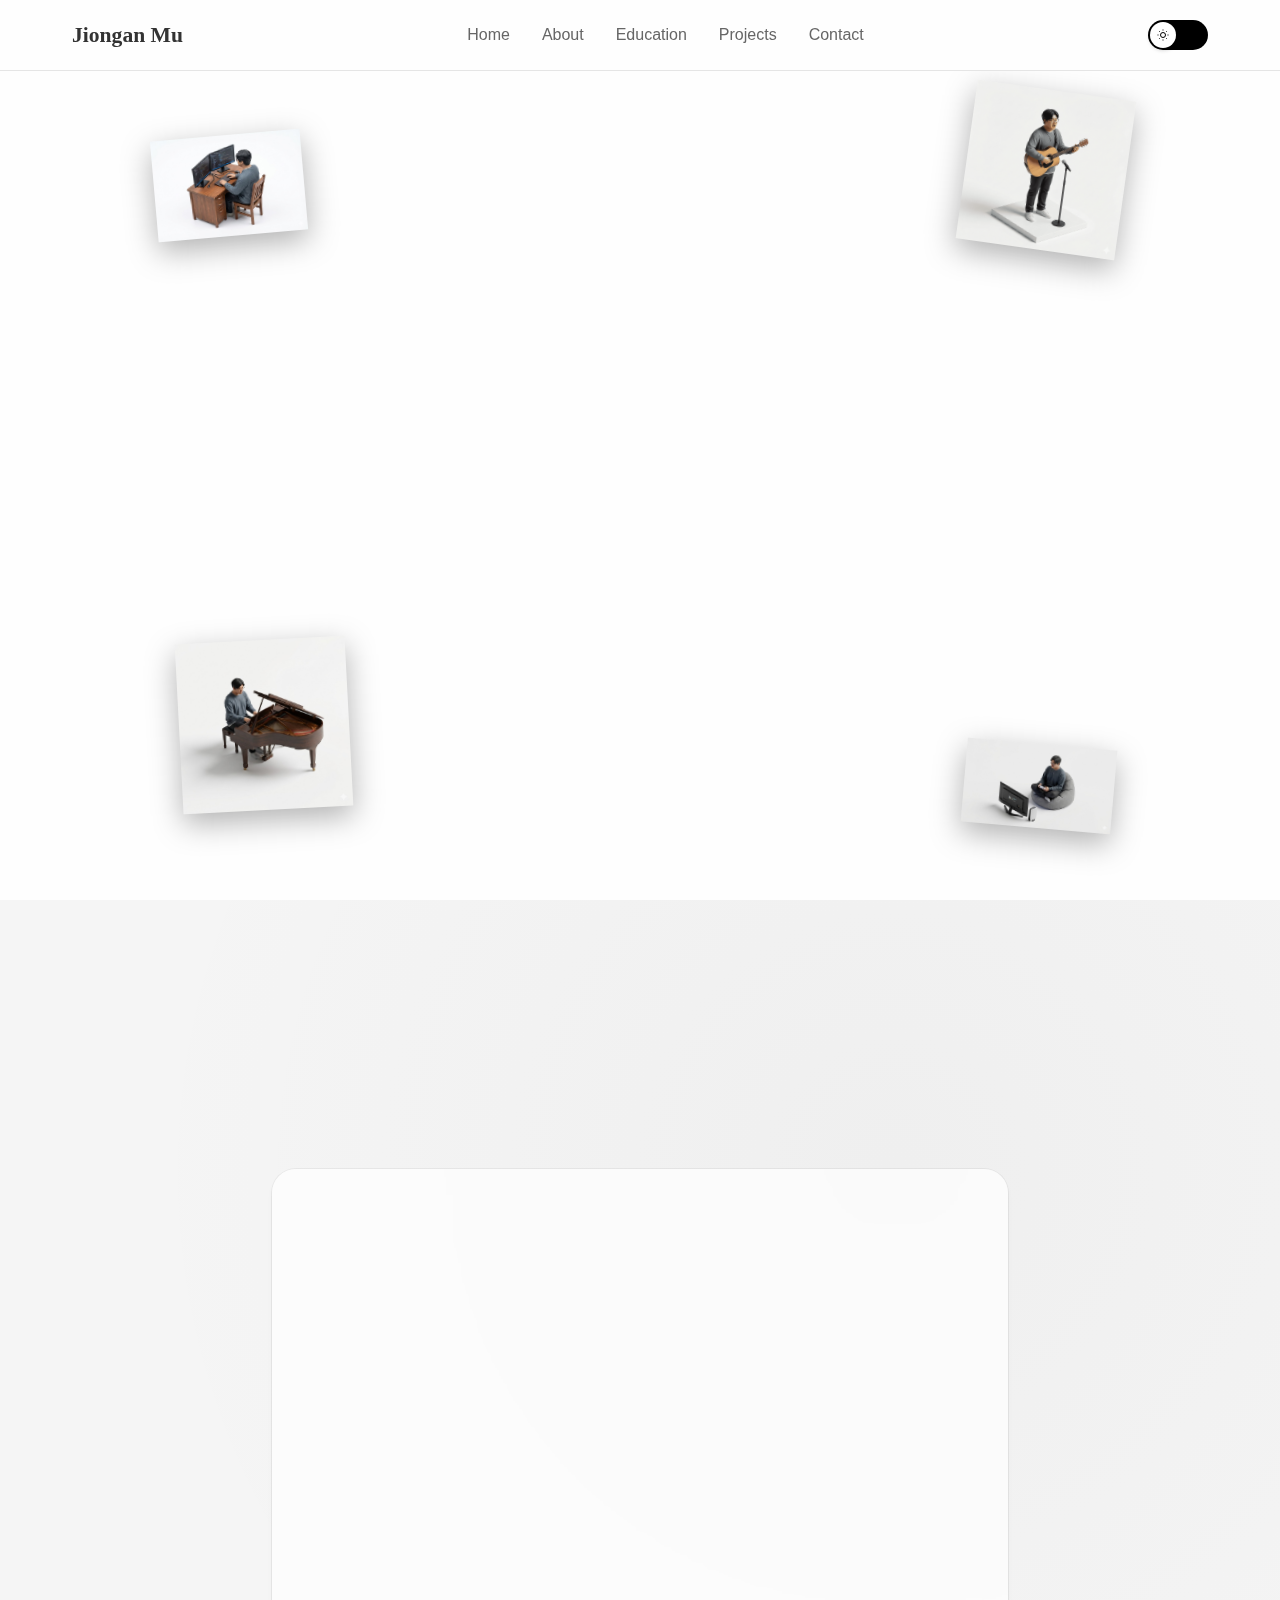
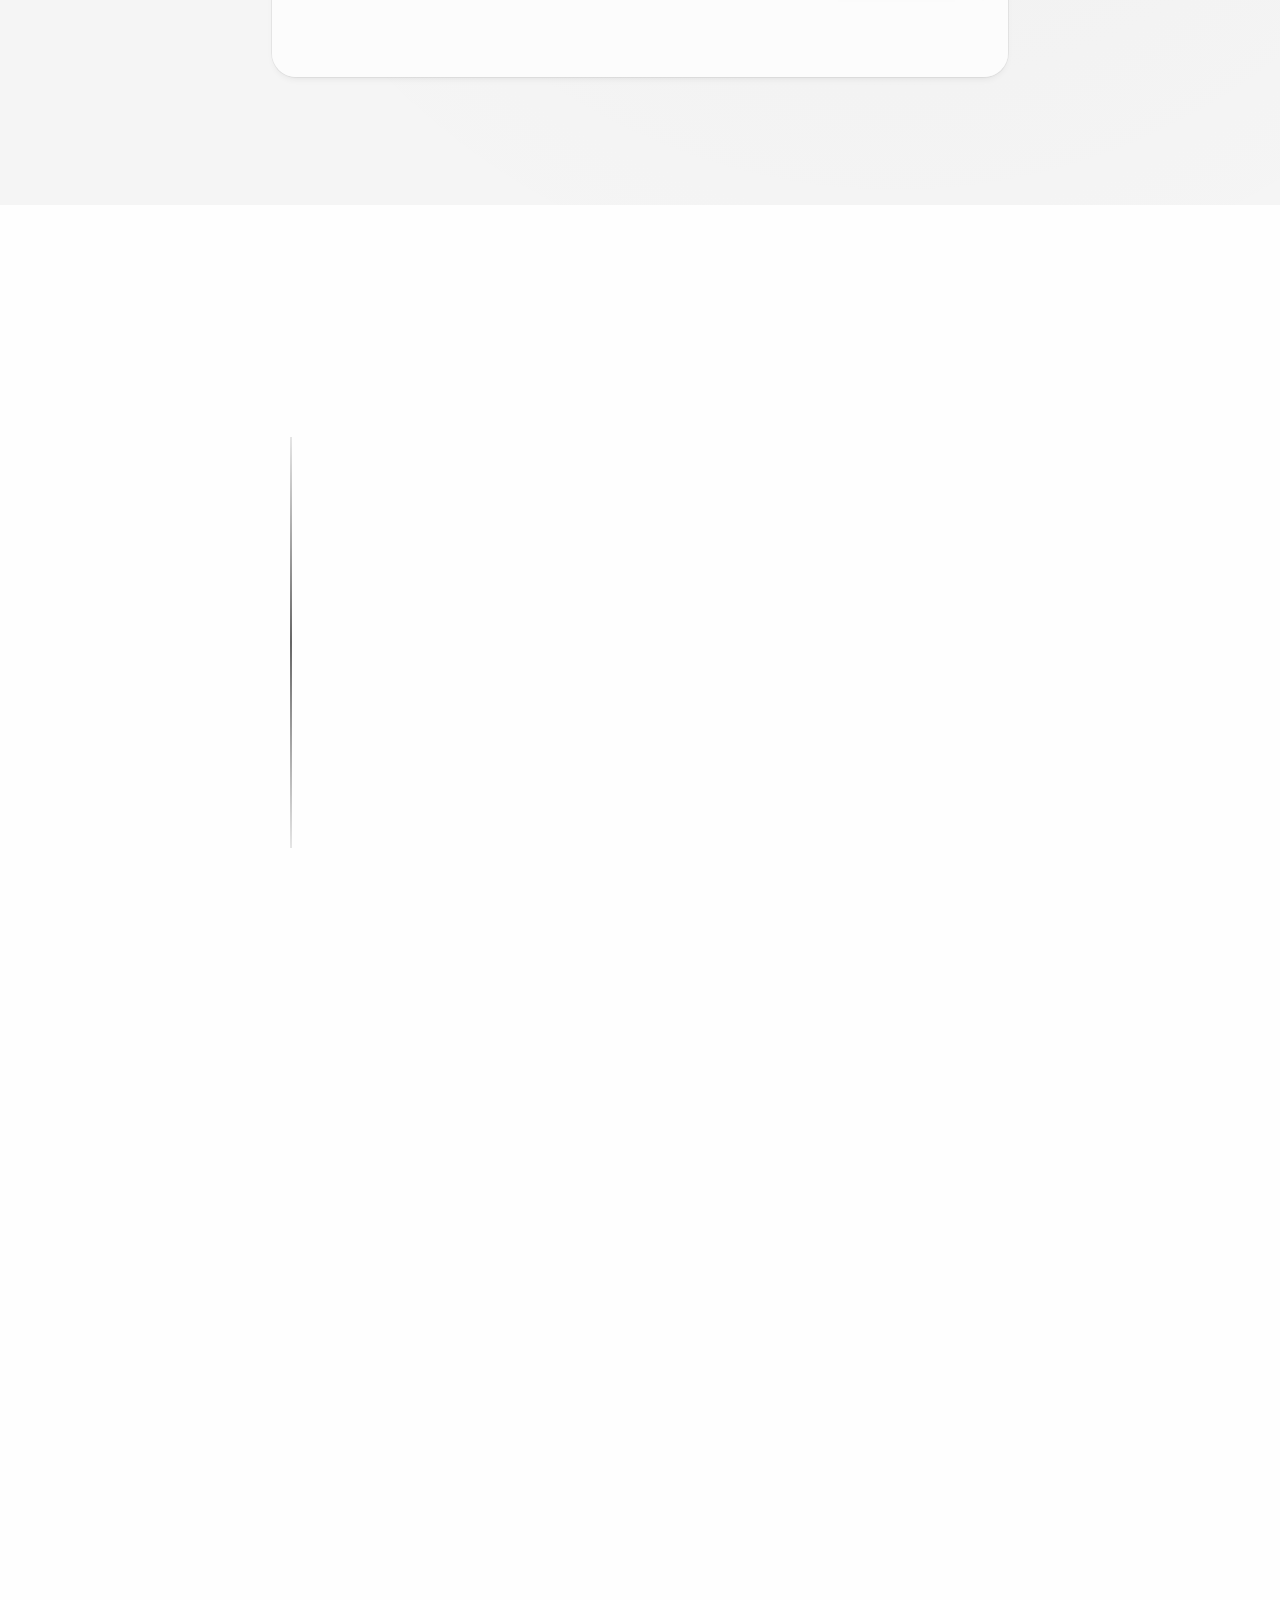
<file: index.html>
<!DOCTYPE html>
<html lang="en">

<head>
    <meta charset="UTF-8">
    <meta name="viewport" content="width=device-width, initial-scale=1.0">
    <title>Jiongan Mu</title>
    <link rel="stylesheet" href="style.css">
    <link rel="stylesheet" href="https://cdnjs.cloudflare.com/ajax/libs/font-awesome/6.4.0/css/all.min.css">
</head>

<body>
    <div class="background-animation"></div>
    <nav class="navbar">
        <div class="nav-container">
            <div class="nav-logo">
                <a href="#home">Jiongan Mu</a>
            </div>
            <div class="nav-toggle" id="mobile-menu">
                <span class="bar"></span>
                <span class="bar"></span>
                <span class="bar"></span>
            </div>
            <div class="nav-menu" id="nav-menu">
                <div class="nav-item">
                    <a href="#home" class="nav-link">Home</a>
                </div>
                <div class="nav-item">
                    <a href="#about" class="nav-link">About</a>
                </div>
                <div class="nav-item">
                    <a href="#education" class="nav-link">Education</a>
                </div>
                <div class="nav-item">
                    <a href="#projects" class="nav-link">Projects</a>
                </div>
                <div class="nav-item">
                    <a href="#contact" class="nav-link">Contact</a>
                </div>
            </div>
            <div class="theme-switch-wrapper">
                <div class="theme-switch">
                    <input type="checkbox" id="theme-toggle" />
                    <label for="theme-toggle" class="switch-label">
                        <span class="sun-icon">
                            <svg width="14" height="14" viewBox="0 0 24 24" fill="none" stroke="currentColor"
                                stroke-width="2">
                                <circle cx="12" cy="12" r="5" />
                                <path
                                    d="M12 1v2M12 21v2M4.22 4.22l1.42 1.42M18.36 18.36l1.42 1.42M1 12h2M21 12h2M4.22 19.78l1.42-1.42M18.36 5.64l1.42-1.42" />
                            </svg>
                        </span>
                        <span class="moon-icon">
                            <svg width="14" height="14" viewBox="0 0 24 24" fill="currentColor">
                                <path d="M21 12.79A9 9 0 1 1 11.21 3 7 7 0 0 0 21 12.79z" />
                            </svg>
                        </span>
                        <div class="switch-button"></div>
                    </label>
                </div>
            </div>
        </div>
    </nav>

    <main>
        <section id="home" class="hero">
            <img src="files/coding.png" alt="Coding Figurine" class="figurine figurine-coding float-animation">
            <img src="files/guitar.png" alt="Guitar Figurine" class="figurine figurine-guitar float-animation-delayed">
            <img src="files/piano.png" alt="Piano Figurine" class="figurine figurine-piano float-animation">
            <img src="files/gaming.png" alt="Gaming Figurine" class="figurine figurine-gaming float-animation-delayed">
            <div class="hero-content">
                <h1 class="hero-name">Jiongan Mu</h1>
                <p class="hero-subtitle">Computer Systems & AI</p>
                <p class="hero-description">AI/ML Engineer at Ema</p>
                <p class="hero-description">M.Sc. Applied Computing, University of Toronto</p>
                <p class="hero-location"><i class="fas fa-map-marker-alt"></i> Toronto, ON • <span
                        id="live-time">EST/EDT</span></p>
            </div>
        </section>

        <section id="about" class="about">
            <div class="container">
                <h2 class="fade-in-title">About Me</h2>
                <div class="about-content">
                    <div class="about-card">
                        <p class="reveal-text" data-delay="0">I'm an AI/ML Engineer at Ema, building the AutoBuilder,
                            our
                            conversational workflow builder that generates and orchestrates multi-agent workflows from
                            natural language. I architected it from zero to production, and it's now used by business
                            users
                            to cut workflow creation and iteration from hours to seconds.</p>

                        <p class="reveal-text" data-delay="300">I recently completed my Master of Science in Applied
                            Computing at the University of Toronto, focusing on computer systems and large language
                            models.
                            Previously, I worked as a backend software developer at Kijiji and contributed as both a
                            research assistant and teaching assistant at U of T.</p>

                        <p class="reveal-text" data-delay="600">I specialize in designing custom AI systems that are
                            efficient, reliable, and scalable for real-world business needs. Outside of work, I enjoy
                            music -- I sing and play piano and guitar.</p>
                    </div>
                </div>
            </div>
        </section>

        <section id="education" class="education">
            <div class="container">
                <h2 class="fade-in-title">Education</h2>
                <div class="education-timeline">
                    <div class="education-item animate-on-scroll">
                        <div class="timeline-dot"></div>
                        <div class="education-content">
                            <div class="education-header">
                                <div class="education-institution">
                                    <h3>University of Toronto</h3>
                                    <p class="education-degree">Master of Science - MS, Computer Science</p>
                                </div>
                                <div class="education-date">August 2024 - December 2025</div>
                            </div>
                            <p class="education-description">The Master of Science in Applied Computing (MScAC)</p>
                        </div>
                    </div>
                    <div class="education-item animate-on-scroll">
                        <div class="timeline-dot"></div>
                        <div class="education-content">
                            <div class="education-header">
                                <div class="education-institution">
                                    <h3>University of Toronto</h3>
                                    <p class="education-degree">Honours Bachelor of Science, Computer Science</p>
                                </div>
                                <div class="education-date">September 2019 - June 2024</div>
                            </div>
                            <p class="education-description">Grade: 3.94 / 4.0</p>
                        </div>
                    </div>
                </div>
            </div>
        </section>

        <section id="projects" class="projects">
            <div class="container">
                <h2 class="fade-in-title">Projects</h2>
                <div class="projects-grid">
                    <div class="project-card animate-on-scroll">
                        <div class="project-header">
                            <h3>Swork</h3>
                            <div class="project-links">
                                <a href="https://swork.jiongan.me" target="_blank" class="project-link">
                                    <i class="fas fa-external-link-alt"></i>
                                </a>
                            </div>
                        </div>
                        <p class="project-description">An AI music critic that roasts your Spotify taste with sarcastic
                            commentary and real-time streaming responses.</p>
                        <div class="project-tech">
                            <span class="tech-tag">FastAPI</span>
                            <span class="tech-tag">Python</span>
                            <span class="tech-tag">Spotify API</span>
                            <span class="tech-tag">OpenRouter</span>
                        </div>
                    </div>
                    <!-- <div class="project-card">
                        <div class="project-header">
                            <h3>DashDB</h3>
                            <div class="project-links">
                                <a href="https://github.com/MuJiongan/key-value-store" target="_blank" class="project-link">
                                    <i class="fab fa-github"></i>
                                </a>
                            </div>
                        </div>
                        <p class="project-description">A high-performance key-value database built from scratch with LSM-tree architecture, featuring AVL tree memtables and Bloom filters for optimized storage and retrieval.</p>
                        <div class="project-tech">
                            <span class="tech-tag">C++</span>
                        </div>
                    </div> -->
                    <div class="project-card animate-on-scroll">
                        <div class="project-header">
                            <h3>Vector Database Performance Study</h3>
                            <div class="project-links">
                                <a href="/files/VDBMS Final Report.pdf" target="_blank" class="project-link">
                                    <i class="fas fa-file-pdf"></i>
                                </a>
                                <a href="https://github.com/dlrudwo1269/w25_csc2233_project" target="_blank"
                                    class="project-link">
                                    <i class="fab fa-github"></i>
                                </a>
                            </div>
                        </div>
                        <p class="project-description">Research investigating how metadata distribution affects filtered
                            vector search performance across ElasticSearch, ChromaDB, and VBase.</p>
                        <div class="project-tech">
                            <span class="tech-tag">Python</span>
                            <span class="tech-tag">VDBMS</span>
                        </div>
                    </div>
                    <div class="project-card animate-on-scroll">
                        <div class="project-header">
                            <h3>Search</h3>
                            <div class="project-links">
                                <a href="https://search.jiongan.me" target="_blank" class="project-link">
                                    <i class="fas fa-external-link-alt"></i>
                                </a>
                            </div>
                        </div>
                        <p class="project-description">A modern AI-powered web research agent with streaming responses,
                            multi-model support, and real-time source tracking.</p>
                        <div class="project-tech">
                            <span class="tech-tag">React</span>
                            <span class="tech-tag">TypeScript</span>
                            <span class="tech-tag">OpenRouter</span>
                            <span class="tech-tag">Parallel.ai</span>
                        </div>
                    </div>
                </div>
            </div>
        </section>

        <section id="contact" class="contact">
            <div class="container">
                <h2 class="fade-in-title">Get In Touch</h2>
                <div class="contact-content-wrapper">
                    <p class="slide-up-text">Feel free to reach out if you'd like to connect or collaborate.</p>
                    <div class="contact-links">
                        <a href="mailto:jiongan@cs.toronto.edu" class="contact-link float-in" data-delay="0">
                            <i class="fas fa-envelope"></i>
                            <span>Email</span>
                        </a>
                        <a href="https://www.linkedin.com/in/jionganmu" class="contact-link float-in" data-delay="150">
                            <i class="fab fa-linkedin"></i>
                            <span>LinkedIn</span>
                        </a>
                        <a href="https://github.com/MuJiongan" class="contact-link float-in" data-delay="300">
                            <i class="fab fa-github"></i>
                            <span>GitHub</span>
                        </a>
                        <a href="https://discord.com/users/zo6231" class="contact-link float-in" data-delay="450">
                            <i class="fab fa-discord"></i>
                            <span>Discord</span>
                        </a>
                    </div>
                    <!-- Figurine moved to About section -->
                </div>
            </div>
        </section>
    </main>
    <script src="script.js"></script>
</body>

</html>
</file>
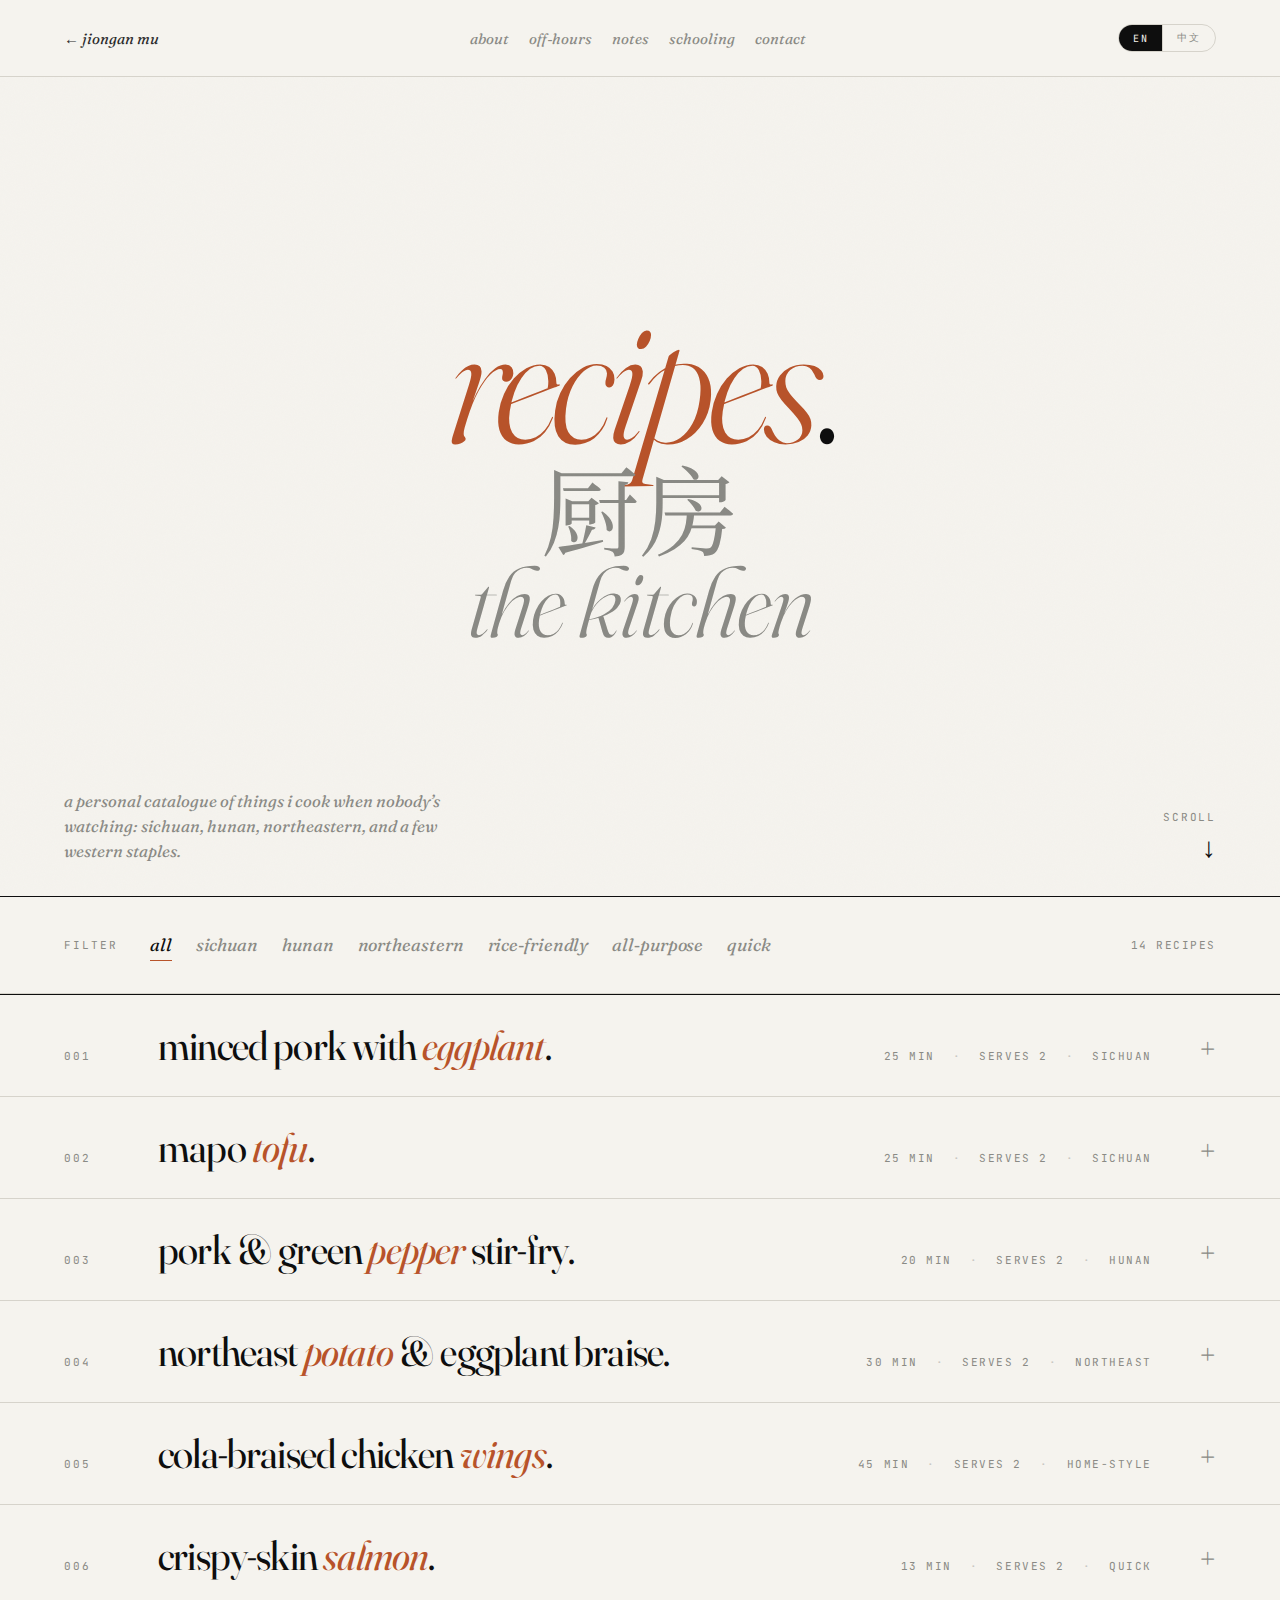
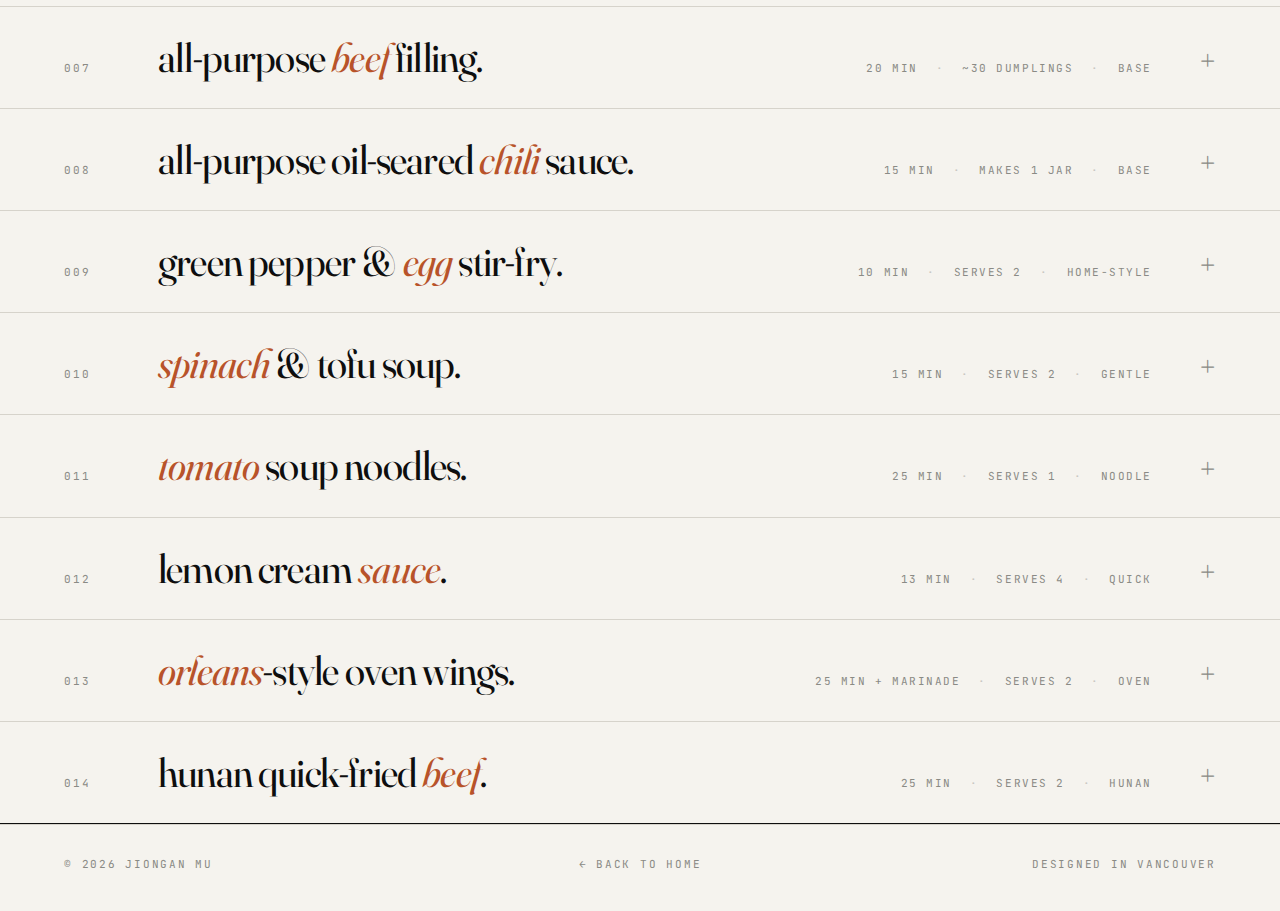
<file: recipes.html>
<!DOCTYPE html>
<html lang="en" data-lang="en">
<head>
<meta charset="UTF-8" />
<meta name="viewport" content="width=device-width, initial-scale=1.0" />
<title>Recipes — Jiongan Mu</title>
<link rel="preconnect" href="https://fonts.googleapis.com">
<link rel="preconnect" href="https://fonts.gstatic.com" crossorigin>
<link rel="stylesheet" href="https://fonts.googleapis.com/css2?family=Fraunces:ital,opsz,wght@0,9..144,300;0,9..144,400;0,9..144,500;1,9..144,300;1,9..144,400&family=Noto+Serif+SC:wght@300;400;500&family=JetBrains+Mono:wght@300;400;500&display=swap">
<link rel="stylesheet" href="site.css?v=16">
<style>
  /* Recipes — editorial, matches index. Bilingual: Fraunces for Latin,
     Noto Serif SC for Chinese. Mono for Latin labels only. */
  :root { --sc: "Noto Serif SC", "Fraunces", Georgia, serif; }

  /* ── bilingual visibility ── */
  html[data-lang="zh"] .en { display: none; }
  html[data-lang="en"] .zh { display: none; }
  /* inline variants default to inline; block/list overrides below */
  .zh, .en { }
  li.zh, li.en { display: list-item; }

  .rec-top {
    padding: 24px var(--pad-x);
    display: grid; grid-template-columns: auto 1fr auto;
    align-items: center;
    gap: 24px;
    border-bottom: 1px solid var(--rule);
    background: var(--bg);
    position: sticky; top: 0; z-index: 30;
  }
  .rec-top .back {
    font-family: var(--serif); font-style: italic;
    font-size: 15px; color: var(--ink-2);
  }
  .rec-top .back:hover { color: var(--accent); }
  .rec-top nav { display: flex; gap: 20px; justify-self: center; }
  .rec-top nav a {
    font-family: var(--serif); font-style: italic;
    font-size: 15px; color: var(--muted);
  }
  .rec-top nav a:hover { color: var(--ink); }

  /* ── language toggle segmented control ── */
  .lang-toggle {
    display: inline-flex;
    border: 1px solid var(--rule);
    border-radius: 999px;
    overflow: hidden;
    justify-self: end;
  }
  .lang-toggle button {
    background: none; border: none; cursor: pointer;
    padding: 6px 14px;
    font-family: var(--mono);
    font-size: 10px;
    letter-spacing: 0.18em;
    text-transform: uppercase;
    color: var(--muted);
    transition: background 220ms ease, color 220ms ease;
  }
  .lang-toggle button + button { border-left: 1px solid var(--rule); }
  .lang-toggle button:hover { color: var(--ink); }
  .lang-toggle button.is-active {
    background: var(--ink);
    color: var(--bg);
  }

  .rec-cover {
    position: relative;
    min-height: calc(100svh - 80px);
    padding: 0 var(--pad-x);
    border-bottom: 1px solid var(--ink);
    overflow: hidden;
  }
  .rec-cover h1 {
    position: absolute;
    top: 50%; left: 0; right: 0;
    transform: translateY(-54%);
    text-align: center;
    margin: 0;
    font-family: var(--serif); font-weight: 300;
    font-size: clamp(72px, 14vw, 220px);
    line-height: 0.86; letter-spacing: -0.04em;
    font-variation-settings: "opsz" 144;
    pointer-events: none;
  }
  .rec-cover h1 em { font-style: italic; color: var(--accent); }
  .rec-cover h1 .sub {
    font-family: var(--sc); font-weight: 400; color: var(--muted);
    font-size: 0.55em; display: block; margin-top: 0.1em; letter-spacing: 0;
  }
  .rec-cover h1 .sub.en {
    font-family: var(--serif); font-style: italic; font-weight: 300;
    letter-spacing: -0.02em;
  }
  .rec-cover .kicker {
    position: absolute;
    bottom: 32px; left: var(--pad-x);
    max-width: 38ch;
    margin: 0;
    font-family: var(--serif); font-style: italic;
    font-size: clamp(16px, 1.3vw, 20px);
    line-height: 1.5; color: var(--muted);
    text-align: left;
    padding: 0;
  }
  .rec-cover .kicker.zh { font-family: var(--sc); font-style: normal; }
  .rec-cover .rec-scroll {
    position: absolute;
    bottom: 32px; right: var(--pad-x);
    text-align: right;
    display: inline-flex; flex-direction: column; align-items: flex-end; gap: 6px;
    color: var(--muted);
  }
  .rec-cover .rec-scroll .mono { color: var(--muted); font-family: var(--mono); font-size: 11px; text-transform: uppercase; letter-spacing: 0.16em; }
  .rec-cover .rec-scroll .arrow { font-family: var(--serif); font-size: 28px; color: var(--ink); animation: rec-bob 2.2s ease-in-out infinite; }
  @keyframes rec-bob { 0%,100% { transform: translateY(0); } 50% { transform: translateY(6px); } }
  @media (prefers-reduced-motion: reduce) {
    .rec-cover .rec-scroll .arrow { animation: none; }
  }

  .rec-filter {
    padding: 32px var(--pad-x);
    display: flex; flex-wrap: wrap; gap: 8px 24px;
    align-items: center;
    border-bottom: 1px solid var(--rule);
    background: var(--bg);
  }
  .rec-filter .fl-label {
    font-family: var(--mono); font-size: 11px;
    text-transform: uppercase; letter-spacing: 0.18em;
    color: var(--muted);
    margin-right: 8px;
  }
  .rec-filter button {
    background: none; border: none; cursor: pointer; padding: 4px 0;
    font-family: var(--serif); font-style: italic;
    font-size: clamp(17px, 1.4vw, 22px);
    color: var(--muted);
    border-bottom: 1px solid transparent;
    transition: color 220ms ease, border-color 220ms ease;
    letter-spacing: -0.005em;
  }
  .rec-filter button .sc { font-family: var(--sc); font-style: normal; font-weight: 400; }
  .rec-filter button:hover { color: var(--ink); }
  .rec-filter button.is-active { color: var(--ink); border-bottom-color: var(--accent); }
  .rec-filter .count {
    margin-left: auto;
    font-family: var(--mono); font-size: 11px;
    color: var(--muted); letter-spacing: 0.14em; text-transform: uppercase;
  }

  /* Recipe list — same pattern as the journal on index */
  .rec-list {
    list-style: none; margin: 0; padding: 0;
    border-top: 1px solid var(--ink);
  }
  .rec-row { border-bottom: 1px solid var(--rule); position: relative; }
  .rec-row:last-child { border-bottom: 1px solid var(--ink); }
  .rec-row[hidden] { display: none; }

  .rec-head {
    display: grid;
    grid-template-columns: 70px 1fr auto 40px;
    gap: 24px;
    padding: 28px var(--pad-x);
    align-items: baseline;
    cursor: pointer;
    transition: background 300ms ease, padding 400ms cubic-bezier(.7,0,.2,1);
    user-select: none;
  }
  .rec-head:hover { background: var(--bg-deep); }
  .rec-row.is-open .rec-head { background: var(--bg-deep); }
  .rec-num {
    font-family: var(--mono); font-size: 11px;
    text-transform: uppercase; letter-spacing: 0.16em;
    color: var(--muted);
  }
  .rec-title {
    margin: 0;
    font-size: clamp(26px, 3.2vw, 46px);
    font-weight: 400;
    line-height: 1.1;
    color: var(--ink);
  }
  .rec-title .zh, .rec-title .sc {
    font-family: var(--sc); font-weight: 400;
    letter-spacing: -0.01em;
  }
  .rec-title .en {
    font-family: var(--serif);
    font-variation-settings: "opsz" 144;
    font-weight: 400;
    letter-spacing: -0.02em;
  }
  .rec-title .en em { font-style: italic; color: var(--accent); font-family: var(--serif); }
  .rec-title .zh em { font-style: normal; color: var(--accent); font-family: var(--sc); }
  .rec-meta {
    display: flex; gap: 18px;
    font-family: var(--mono); font-size: 11px;
    text-transform: uppercase; letter-spacing: 0.14em;
    color: var(--muted);
  }
  .rec-meta .sep { opacity: 0.4; }
  .rec-toggle {
    font-family: var(--serif); font-size: 32px; font-weight: 300;
    color: var(--muted);
    transition: transform 400ms cubic-bezier(.7,0,.2,1), color 220ms ease;
    line-height: 1; text-align: right;
  }
  .rec-row.is-open .rec-toggle { transform: rotate(45deg); color: var(--accent); }

  /* Expanded body — inline, no modal */
  .rec-body {
    max-height: 0; overflow: hidden;
    transition: max-height 600ms cubic-bezier(.7,0,.2,1);
  }
  .rec-row.is-open .rec-body { max-height: 6000px; }
  .rec-body-inner {
    padding: 8px var(--pad-x) 48px;
    display: grid;
    grid-template-columns: 280px 1fr;
    gap: 60px;
    max-width: none;
  }
  .rec-blurb {
    font-family: var(--serif); font-style: italic;
    font-size: clamp(16px, 1.2vw, 19px);
    line-height: 1.55; color: var(--ink-2);
    margin: 0 0 24px;
  }
  .rec-blurb.zh { font-family: var(--sc); font-style: normal; }
  .rec-blurb em { color: var(--accent); }
  .rec-tags {
    display: flex; flex-wrap: wrap; gap: 6px;
    margin-bottom: 20px;
  }
  .rec-tags span {
    font-family: var(--mono); font-size: 10px;
    text-transform: uppercase; letter-spacing: 0.14em;
    color: var(--muted);
    padding: 3px 10px; border: 1px solid var(--rule);
    border-radius: 999px;
  }
  .rec-tags span.sc-tag { font-family: var(--sc); font-size: 11px; letter-spacing: 0; text-transform: none; }
  .rec-sidebar {
    border-top: 1px solid var(--rule);
    padding-top: 16px;
  }
  .rec-sidebar dl {
    margin: 0; display: grid;
    grid-template-columns: 1fr 1fr; gap: 14px 20px;
  }
  .rec-sidebar dt {
    font-family: var(--mono); font-size: 10px;
    text-transform: uppercase; letter-spacing: 0.14em;
    color: var(--muted);
  }
  .rec-sidebar dd {
    margin: 0;
    font-family: var(--serif); font-style: italic;
    font-size: 17px;
    color: var(--ink);
  }
  .rec-sidebar dd .zh { font-family: var(--sc); font-style: normal; }

  .rec-col-head {
    font-family: var(--mono); font-size: 11px;
    text-transform: uppercase; letter-spacing: 0.18em;
    color: var(--muted);
    margin: 0 0 16px;
  }
  .rec-col-head + .rec-col-head { margin-top: 36px; }

  .rec-ingredients, .rec-steps {
    list-style: none; margin: 0; padding: 0;
  }
  .rec-ingredients li {
    display: grid; grid-template-columns: 140px 1fr; gap: 20px;
    padding: 10px 0;
    border-bottom: 1px dotted var(--rule);
    font-family: var(--serif);
    font-size: 16px; line-height: 1.45;
    color: var(--ink-2);
    align-items: baseline;
  }
  .rec-ingredients li .amt {
    font-family: var(--mono); font-size: 12px;
    color: var(--muted);
    letter-spacing: 0.04em;
  }
  .rec-ingredients li .name.zh,
  .rec-ingredients li .amt.zh { font-family: var(--sc); letter-spacing: 0; }
  .rec-ingredients li .name {
    font-family: var(--serif);
  }

  .rec-steps {
    display: flex; flex-direction: column; gap: 14px;
    margin-top: 4px;
  }
  .rec-steps li {
    display: grid; grid-template-columns: 40px 1fr; gap: 16px;
    align-items: baseline;
  }
  .rec-steps li .n {
    font-family: var(--serif); font-style: italic;
    font-size: 22px; color: var(--accent); line-height: 1;
    font-variation-settings: "opsz" 72;
  }
  .rec-steps li .t {
    font-family: var(--serif);
    font-size: 16px; line-height: 1.6;
    color: var(--ink-2);
  }
  .rec-steps li .t.zh { font-family: var(--sc); }

  .rec-tip {
    margin-top: 28px;
    padding: 16px 20px;
    border-left: 1px solid var(--accent);
    background: transparent;
    font-family: var(--serif); font-style: italic;
    font-size: 15px; line-height: 1.6; color: var(--muted);
  }
  .rec-tip.zh { font-family: var(--sc); font-style: normal; }
  .rec-tip strong {
    display: block;
    font-style: normal; font-family: var(--mono);
    font-size: 10px; text-transform: uppercase; letter-spacing: 0.16em;
    color: var(--accent); margin-bottom: 6px;
  }

  .rec-closing {
    padding: clamp(60px, 10vw, 140px) var(--pad-x) clamp(60px, 10vw, 140px);
    text-align: center;
    background: var(--bg-deep);
  }
  .rec-closing p {
    margin: 0 auto;
    font-family: var(--serif); font-style: italic;
    font-size: clamp(20px, 2vw, 28px);
    line-height: 1.5;
    color: var(--ink-2);
    max-width: 32ch;
  }
  .rec-closing p.zh { font-family: var(--sc); font-style: normal; }
  .rec-closing p em { color: var(--accent); }

  @media (max-width: 900px) {
    .rec-top { grid-template-columns: auto auto; gap: 12px; }
    .rec-top nav { display: none; }
    .rec-cover .kicker {
      position: static;
      margin-top: auto;
      padding: 0 0 20px;
      max-width: none;
    }
    .rec-cover {
      display: flex;
      flex-direction: column;
      justify-content: flex-end;
      padding-bottom: 72px;
    }
    .rec-cover h1 { position: static; transform: none; margin-top: auto; padding-top: 120px; }
    .rec-cover .rec-scroll {
      left: 0; right: 0;
      bottom: 20px;
      align-items: center;
      flex-direction: row;
      justify-content: center;
      gap: 10px;
      text-align: center;
    }
    .rec-cover .rec-scroll .arrow { font-size: 20px; }
    .rec-head { grid-template-columns: 48px 1fr 32px; gap: 14px; padding: 20px var(--pad-x); }
    .rec-meta { grid-column: 1 / -1; flex-wrap: wrap; gap: 10px; }
    .rec-toggle { grid-column: 3; grid-row: 1; }
    .rec-body-inner { grid-template-columns: 1fr; gap: 28px; padding: 8px var(--pad-x) 32px; }
    .rec-sidebar dl { grid-template-columns: 1fr 1fr; }
    .rec-ingredients li { grid-template-columns: 110px 1fr; gap: 14px; }
  }
</style>
</head>
<body>

<div class="grain" aria-hidden="true"></div>

<header class="rec-top">
  <a href="index.html" class="back"><em>&larr; jiongan mu</em></a>
  <nav>
    <a href="index.html#about"><em>about</em></a>
    <a href="index.html#offhours"><em>off&#8209;hours</em></a>
    <a href="index.html#notes"><em>notes</em></a>
    <a href="index.html#education"><em>schooling</em></a>
    <a href="index.html#contact"><em>contact</em></a>
  </nav>
  <div class="lang-toggle" role="group" aria-label="language">
    <button type="button" data-lang="en" class="is-active">EN</button>
    <button type="button" data-lang="zh">中文</button>
  </div>
</header>

<main>

<section class="rec-cover">
  <h1>
    <em>recipes</em><span style="color:var(--ink)">.</span>
    <span class="sub zh">厨房</span>
    <span class="sub en">the kitchen</span>
  </h1>
  <p class="kicker zh">一个私人的小菜谱：川 &middot; 湘 &middot; 东北，还有一点西餐。</p>
  <p class="kicker en">a personal catalogue of things i cook when nobody&rsquo;s watching: <em>sichuan, hunan, northeastern</em>, and a few western staples.</p>
  <div class="rec-scroll" aria-hidden="true">
    <span class="mono"><span class="zh">向下滑</span><span class="en">scroll</span></span>
    <span class="arrow">&darr;</span>
  </div>
</section>

<section class="rec-filter">
  <span class="fl-label"><span class="zh">筛选</span><span class="en">filter</span></span>
  <button class="is-active" data-filter="all"><span class="zh sc">全部</span><span class="en"><em>all</em></span></button>
  <button data-filter="川菜"><span class="zh sc">川菜</span><span class="en"><em>sichuan</em></span></button>
  <button data-filter="湘菜"><span class="zh sc">湘菜</span><span class="en"><em>hunan</em></span></button>
  <button data-filter="东北菜"><span class="zh sc">东北菜</span><span class="en"><em>northeastern</em></span></button>
  <button data-filter="下饭"><span class="zh sc">下饭</span><span class="en"><em>rice&#8209;friendly</em></span></button>
  <button data-filter="万能"><span class="zh sc">万能</span><span class="en"><em>all&#8209;purpose</em></span></button>
  <button data-filter="quick"><span class="zh sc">快手</span><span class="en"><em>quick</em></span></button>
  <span class="count" id="rec-count">14 recipes</span>
</section>

<ol class="rec-list" id="rec-list">

  <!-- 001 肉末茄子 Minced Pork with Eggplant -->
  <li class="rec-row" data-tags="川菜,下饭" id="rec-minced-eggplant">
    <div class="rec-head">
      <span class="rec-num">001</span>
      <h3 class="rec-title"><span class="zh">肉末<em>茄子</em></span><span class="en">minced pork with <em>eggplant</em>.</span></h3>
      <div class="rec-meta"><span>25 min</span><span class="sep">&middot;</span><span><span class="zh">2人份</span><span class="en">serves 2</span></span><span class="sep">&middot;</span><span><span class="zh">川</span><span class="en">sichuan</span></span></div>
      <span class="rec-toggle">+</span>
    </div>
    <div class="rec-body"><div class="rec-body-inner">
      <aside>
        <p class="rec-blurb zh">一道超级下饭的经典川菜家常菜，先蒸后炒，少油健康，茄子软嫩入味，肉末鲜香四溢。</p>
        <p class="rec-blurb en">a classic sichuan home-style dish, <em>steamed first, then stir-fried</em>. lower oil, silky eggplant, fragrant minced pork.</p>
        <div class="rec-tags">
          <span class="sc-tag">川菜</span><span class="sc-tag">下饭菜</span><span class="sc-tag">家常菜</span><span class="sc-tag">少油健康</span>
        </div>
        <div class="rec-sidebar"><dl>
          <dt><span class="zh">准备</span><span class="en">prep</span></dt><dd><span class="zh">10分钟</span><span class="en"><em>10 min</em></span></dd>
          <dt><span class="zh">烹饪</span><span class="en">cook</span></dt><dd><span class="zh">15分钟</span><span class="en"><em>15 min</em></span></dd>
          <dt><span class="zh">总计</span><span class="en">total</span></dt><dd><span class="zh">25分钟</span><span class="en"><em>25 min</em></span></dd>
          <dt><span class="zh">份量</span><span class="en">serves</span></dt><dd><span class="zh">2人</span><span class="en"><em>2</em></span></dd>
        </dl></div>
      </aside>
      <div>
        <h4 class="rec-col-head"><span class="zh">食材 / ingredients</span><span class="en">ingredients</span></h4>
        <ul class="rec-ingredients">
          <li><span class="amt"><span class="zh">1个</span><span class="en">1 (medium)</span></span><span class="name"><span class="zh">茄子（中等大小），去皮切长条</span><span class="en">eggplant, peeled and cut into long strips</span></span></li>
          <li><span class="amt"><span class="zh">100克</span><span class="en">100g</span></span><span class="name"><span class="zh">猪肉末</span><span class="en">minced pork</span></span></li>
          <li><span class="amt"><span class="zh">2根</span><span class="en">2</span></span><span class="name"><span class="zh">小米辣（红绿各一），切小段</span><span class="en">thai chilies (one red, one green), cut into small segments</span></span></li>
          <li><span class="amt"><span class="zh">3瓣</span><span class="en">3 cloves</span></span><span class="name"><span class="zh">蒜头，切碎</span><span class="en">garlic, minced</span></span></li>
          <li><span class="amt"><span class="zh">2片</span><span class="en">2 slices</span></span><span class="name"><span class="zh">姜，切末</span><span class="en">ginger, minced</span></span></li>
          <li><span class="amt"><span class="zh">1根</span><span class="en">1</span></span><span class="name"><span class="zh">葱，切葱花</span><span class="en">scallion, chopped</span></span></li>
          <li><span class="amt"><span class="zh">1勺</span><span class="en">1 tbsp</span></span><span class="name"><span class="zh">生抽</span><span class="en">light soy sauce</span></span></li>
          <li><span class="amt"><span class="zh">半勺</span><span class="en">1/2 tbsp</span></span><span class="name"><span class="zh">老抽</span><span class="en">dark soy sauce</span></span></li>
          <li><span class="amt"><span class="zh">半勺</span><span class="en">1/2 tbsp</span></span><span class="name"><span class="zh">陈醋</span><span class="en">black vinegar</span></span></li>
          <li><span class="amt"><span class="zh">1勺</span><span class="en">1 tbsp</span></span><span class="name"><span class="zh">白糖</span><span class="en">sugar</span></span></li>
          <li><span class="amt"><span class="zh">1勺</span><span class="en">1 tbsp</span></span><span class="name"><span class="zh">淀粉</span><span class="en">cornstarch</span></span></li>
          <li><span class="amt"><span class="zh">适量</span><span class="en">to taste</span></span><span class="name"><span class="zh">盐</span><span class="en">salt</span></span></li>
          <li><span class="amt"><span class="zh">小半碗</span><span class="en">~1/2 cup</span></span><span class="name"><span class="zh">清水（调酱汁用）</span><span class="en">water (for the sauce)</span></span></li>
          <li><span class="amt"><span class="zh">少许</span><span class="en">a little</span></span><span class="name"><span class="zh">食用油</span><span class="en">cooking oil</span></span></li>
        </ul>
        <h4 class="rec-col-head"><span class="zh">做法 / method</span><span class="en">method</span></h4>
        <ol class="rec-steps">
          <li><span class="n">i.</span><span class="t"><span class="zh">茄子洗净去皮，切成粗细均匀的长条，泡在清水中防止氧化变黑。</span><span class="en">wash the eggplant, peel, and cut into evenly sized long strips. soak in cold water to prevent oxidation and browning.</span></span></li>
          <li><span class="n">ii.</span><span class="t"><span class="zh">锅中烧开水，水开后将茄子隔水蒸5分钟，蒸好后倒掉多余水分备用。注意不要蒸过头，茄子稍软即可。</span><span class="en">bring water to a boil and steam the eggplant for 5 minutes. drain excess water and set aside. don&rsquo;t overdo it. it should be just tender.</span></span></li>
          <li><span class="n">iii.</span><span class="t"><span class="zh">调酱汁：碗中加入生抽1勺、老抽半勺、陈醋半勺、盐适量、白糖1勺、淀粉1勺、清水小半碗，搅拌均匀备用。</span><span class="en">make the sauce: in a bowl, combine 1 tbsp light soy, 1/2 tbsp dark soy, 1/2 tbsp black vinegar, salt to taste, 1 tbsp sugar, 1 tbsp cornstarch, and about half a cup of water. stir until smooth.</span></span></li>
          <li><span class="n">iv.</span><span class="t"><span class="zh">锅内放少许食用油，小火放入姜末、蒜末、小米辣和葱白爆香，再加入肉末，保持小火翻炒至肉末变色散开。</span><span class="en">add a little oil to the wok. over low heat, sizzle the ginger, garlic, chilies, and white parts of the scallion. add the pork and keep on low heat, stirring until it&rsquo;s broken up and no longer pink.</span></span></li>
          <li><span class="n">v.</span><span class="t"><span class="zh">将蒸好的茄子放入锅中，与肉末一起翻炒均匀。</span><span class="en">add the steamed eggplant and fold it in with the pork.</span></span></li>
          <li><span class="n">vi.</span><span class="t"><span class="zh">倒入调好的酱汁，大火快速翻炒均匀，待酱汁收浓即可出锅，撒上葱花装盘。</span><span class="en">pour in the sauce, crank the heat, toss until it thickens and glosses the eggplant. plate and top with scallion greens.</span></span></li>
        </ol>
        <p class="rec-tip zh"><strong>小贴士</strong>先蒸后炒是这道菜的关键，蒸过的茄子不再大量吸油，更加健康。茄子切好后要尽快蒸或泡水，避免氧化发黑。炒肉末时保持小火，才能炒散不结团。</p>
        <p class="rec-tip en"><strong>tip</strong> steaming first is the whole trick. pre-cooked eggplant doesn&rsquo;t drink oil the way raw eggplant does. once cut, steam or soak right away so it doesn&rsquo;t oxidize. keep the heat low while browning the pork so it breaks into loose grains instead of clumping.</p>
      </div>
    </div></div>
  </li>

  <!-- 002 麻婆豆腐 Mapo Tofu -->
  <li class="rec-row" data-tags="川菜,下饭" id="rec-mapo-tofu">
    <div class="rec-head">
      <span class="rec-num">002</span>
      <h3 class="rec-title"><span class="zh">麻婆<em>豆腐</em></span><span class="en">mapo <em>tofu</em>.</span></h3>
      <div class="rec-meta"><span>25 min</span><span class="sep">&middot;</span><span><span class="zh">2人份</span><span class="en">serves 2</span></span><span class="sep">&middot;</span><span><span class="zh">川</span><span class="en">sichuan</span></span></div>
      <span class="rec-toggle">+</span>
    </div>
    <div class="rec-body"><div class="rec-body-inner">
      <aside>
        <p class="rec-blurb zh">四川经典名菜，麻辣鲜香，嫩滑入味，一道让人欲罢不能的下饭神菜。</p>
        <p class="rec-blurb en">the one dish i will get up to make at midnight. <em>má</em>, <em>là</em>, silky, savoury. the classic sichuan headliner.</p>
        <div class="rec-tags">
          <span class="sc-tag">川菜</span><span class="sc-tag">麻辣</span><span class="sc-tag">家常菜</span><span class="sc-tag">下饭</span>
        </div>
        <div class="rec-sidebar"><dl>
          <dt><span class="zh">准备</span><span class="en">prep</span></dt><dd><span class="zh">10分钟</span><span class="en"><em>10 min</em></span></dd>
          <dt><span class="zh">烹饪</span><span class="en">cook</span></dt><dd><span class="zh">15分钟</span><span class="en"><em>15 min</em></span></dd>
          <dt><span class="zh">总计</span><span class="en">total</span></dt><dd><span class="zh">25分钟</span><span class="en"><em>25 min</em></span></dd>
          <dt><span class="zh">份量</span><span class="en">serves</span></dt><dd><span class="zh">2人</span><span class="en"><em>2</em></span></dd>
        </dl></div>
      </aside>
      <div>
        <h4 class="rec-col-head"><span class="zh">食材 / ingredients</span><span class="en">ingredients</span></h4>
        <ul class="rec-ingredients">
          <li><span class="amt"><span class="zh">1块 (200克)</span><span class="en">1 block (200g)</span></span><span class="name"><span class="zh">嫩豆腐，切2厘米方块</span><span class="en">soft tofu, cut into 2cm cubes</span></span></li>
          <li><span class="amt"><span class="zh">50克</span><span class="en">50g</span></span><span class="name"><span class="zh">牛肉末（或猪肉末）</span><span class="en">minced beef (or pork)</span></span></li>
          <li><span class="amt"><span class="zh">1大勺</span><span class="en">1 tbsp</span></span><span class="name"><span class="zh">郫县红油豆瓣酱</span><span class="en">pixian red-oil doubanjiang</span></span></li>
          <li><span class="amt"><span class="zh">1小勺</span><span class="en">1 tsp</span></span><span class="name"><span class="zh">豆豉，切碎</span><span class="en">fermented black beans, chopped</span></span></li>
          <li><span class="amt"><span class="zh">1大勺</span><span class="en">1 tbsp</span></span><span class="name"><span class="zh">食用油</span><span class="en">cooking oil</span></span></li>
          <li><span class="amt"><span class="zh">2瓣</span><span class="en">2 cloves</span></span><span class="name"><span class="zh">大蒜，切末</span><span class="en">garlic, minced</span></span></li>
          <li><span class="amt"><span class="zh">1小块</span><span class="en">1 small knob</span></span><span class="name"><span class="zh">生姜，切末</span><span class="en">ginger, minced</span></span></li>
          <li><span class="amt"><span class="zh">2根</span><span class="en">2</span></span><span class="name"><span class="zh">小葱，切葱花</span><span class="en">scallions, chopped</span></span></li>
          <li><span class="amt"><span class="zh">2颗</span><span class="en">2</span></span><span class="name"><span class="zh">干辣椒，切段去籽</span><span class="en">dried chilies, segmented &amp; deseeded</span></span></li>
          <li><span class="amt"><span class="zh">1小勺</span><span class="en">1 tsp</span></span><span class="name"><span class="zh">花椒粒（或花椒粉）</span><span class="en">sichuan peppercorns (or ground)</span></span></li>
          <li><span class="amt"><span class="zh">150毫升</span><span class="en">150ml</span></span><span class="name"><span class="zh">高汤或清水</span><span class="en">stock or water</span></span></li>
          <li><span class="amt"><span class="zh">1小勺</span><span class="en">1 tsp</span></span><span class="name"><span class="zh">生抽</span><span class="en">light soy sauce</span></span></li>
          <li><span class="amt"><span class="zh">1小勺</span><span class="en">1 tsp</span></span><span class="name"><span class="zh">料酒</span><span class="en">shaoxing wine</span></span></li>
          <li><span class="amt"><span class="zh">少许</span><span class="en">a pinch</span></span><span class="name"><span class="zh">白糖</span><span class="en">sugar</span></span></li>
          <li><span class="amt"><span class="zh">适量</span><span class="en">as needed</span></span><span class="name"><span class="zh">水淀粉（淀粉兑水）</span><span class="en">cornstarch slurry</span></span></li>
        </ul>
        <h4 class="rec-col-head"><span class="zh">做法 / method</span><span class="en">method</span></h4>
        <ol class="rec-steps">
          <li><span class="n">i.</span><span class="t"><span class="zh">豆腐切成约2厘米的方块，放入加了少许盐的沸水中焯烫2分钟，捞出沥干备用。这一步可以去除豆腥味，同时让豆腐更嫩滑不易碎。</span><span class="en">cut the tofu into roughly 2cm cubes and blanch in lightly salted boiling water for 2 minutes. drain. this removes any beany note and sets the tofu so it holds together.</span></span></li>
          <li><span class="n">ii.</span><span class="t"><span class="zh">牛肉末加入少许料酒拌匀，腌制5分钟备用。</span><span class="en">mix the minced beef with a splash of shaoxing and let it rest for 5 minutes.</span></span></li>
          <li><span class="n">iii.</span><span class="t"><span class="zh">锅中倒入食用油，中火烧热，放入花椒粒小火炒出香味后捞出丢弃（如用花椒粉则最后撒入）。</span><span class="en">heat oil over medium. toast the whole peppercorns on low until fragrant, then fish them out and discard. if using ground, reserve it for the end.</span></span></li>
          <li><span class="n">iv.</span><span class="t"><span class="zh">锅中放入牛肉末，大火翻炒至变色微焦，约2分钟，盛出备用。</span><span class="en">crank the heat, add the beef, and stir-fry for about 2 minutes until browned and slightly crisp at the edges. remove and set aside.</span></span></li>
          <li><span class="n">v.</span><span class="t"><span class="zh">锅中留底油，转中小火，放入郫县豆瓣酱和豆豉，炒出红油和香味，约1分钟。再加入姜末、蒜末和干辣椒段翻炒均匀。</span><span class="en">leave the oil in the pan, drop the heat to medium-low. cook the doubanjiang and douchi for about a minute until the oil runs red and fragrant. add the ginger, garlic, and dried chilies.</span></span></li>
          <li><span class="n">vi.</span><span class="t"><span class="zh">倒入高汤，加入生抽和少许白糖调味，大火烧开后轻轻放入豆腐块，转中小火焖煮约5分钟，让豆腐充分入味。</span><span class="en">pour in the stock, add soy and a pinch of sugar, bring to a boil. slide the tofu in gently, drop to medium-low, and simmer about 5 minutes so it takes on the sauce.</span></span></li>
          <li><span class="n">vii.</span><span class="t"><span class="zh">放回炒好的牛肉末，轻轻翻匀。淋入水淀粉勾芡，边倒边轻轻推动豆腐，使汤汁变得浓稠包裹住豆腐。</span><span class="en">return the beef and fold in. drizzle in the cornstarch slurry in stages, pushing the tofu around gently until the sauce clings and coats each cube.</span></span></li>
          <li><span class="n">viii.</span><span class="t"><span class="zh">出锅装盘，撒上花椒粉和葱花即可。趁热配白米饭享用。</span><span class="en">plate, shower with ground sichuan pepper and scallion. serve over hot rice, immediately.</span></span></li>
        </ol>
        <p class="rec-tip zh"><strong>小贴士</strong>素食版可用香菇碎代替肉末，用蔬菜高汤代替鸡汤。豆腐建议选用嫩豆腐或南豆腐，口感最佳。郫县豆瓣酱本身有咸味，无需额外加盐。</p>
        <p class="rec-tip en"><strong>tip</strong> for a vegetarian version, swap minced shiitake for the beef and vegetable stock for chicken. soft or silken tofu gives the best mouthfeel. doubanjiang is salty on its own. no extra salt needed.</p>
      </div>
    </div></div>
  </li>

  <!-- 003 辣椒炒肉 Pork & Green Pepper Stir-Fry -->
  <li class="rec-row" data-tags="湘菜,下饭" id="rec-pork-pepper">
    <div class="rec-head">
      <span class="rec-num">003</span>
      <h3 class="rec-title"><span class="zh"><em>辣椒</em>炒肉</span><span class="en">pork &amp; green <em>pepper</em> stir-fry.</span></h3>
      <div class="rec-meta"><span>20 min</span><span class="sep">&middot;</span><span><span class="zh">2人份</span><span class="en">serves 2</span></span><span class="sep">&middot;</span><span><span class="zh">湘</span><span class="en">hunan</span></span></div>
      <span class="rec-toggle">+</span>
    </div>
    <div class="rec-body"><div class="rec-body-inner">
      <aside>
        <p class="rec-blurb zh">经典湘菜家常菜，香辣下饭，肉嫩椒鲜，锅气十足。</p>
        <p class="rec-blurb en">the definition of <em>锅气</em>: wok breath. hot pan, thin pork belly, blistered green chilies. hunan home cooking at its loudest.</p>
        <div class="rec-tags">
          <span class="sc-tag">湘菜</span><span class="sc-tag">香辣</span><span class="sc-tag">家常菜</span><span class="sc-tag">下饭</span>
        </div>
        <div class="rec-sidebar"><dl>
          <dt><span class="zh">准备</span><span class="en">prep</span></dt><dd><span class="zh">10分钟</span><span class="en"><em>10 min</em></span></dd>
          <dt><span class="zh">烹饪</span><span class="en">cook</span></dt><dd><span class="zh">10分钟</span><span class="en"><em>10 min</em></span></dd>
          <dt><span class="zh">总计</span><span class="en">total</span></dt><dd><span class="zh">20分钟</span><span class="en"><em>20 min</em></span></dd>
          <dt><span class="zh">份量</span><span class="en">serves</span></dt><dd><span class="zh">2人</span><span class="en"><em>2</em></span></dd>
        </dl></div>
      </aside>
      <div>
        <h4 class="rec-col-head"><span class="zh">食材 / ingredients</span><span class="en">ingredients</span></h4>
        <ul class="rec-ingredients">
          <li><span class="amt"><span class="zh">150克</span><span class="en">150g</span></span><span class="name"><span class="zh">五花肉（肥瘦相间），切薄片</span><span class="en">pork belly (fat &amp; lean), thinly sliced</span></span></li>
          <li><span class="amt"><span class="zh">200克</span><span class="en">200g</span></span><span class="name"><span class="zh">螺丝椒或尖椒，斜切段</span><span class="en">spiral or long green chilies, sliced on the bias</span></span></li>
          <li><span class="amt"><span class="zh">4-5瓣</span><span class="en">4-5 cloves</span></span><span class="name"><span class="zh">大蒜，拍扁</span><span class="en">garlic, smashed</span></span></li>
          <li><span class="amt"><span class="zh">1小块</span><span class="en">1 small knob</span></span><span class="name"><span class="zh">生姜，切片</span><span class="en">ginger, sliced</span></span></li>
          <li><span class="amt"><span class="zh">1小勺</span><span class="en">1 tsp</span></span><span class="name"><span class="zh">豆豉</span><span class="en">fermented black beans</span></span></li>
          <li><span class="amt"><span class="zh">1大勺</span><span class="en">1 tbsp</span></span><span class="name"><span class="zh">生抽</span><span class="en">light soy sauce</span></span></li>
          <li><span class="amt"><span class="zh">1小勺</span><span class="en">1 tsp</span></span><span class="name"><span class="zh">老抽</span><span class="en">dark soy sauce</span></span></li>
          <li><span class="amt"><span class="zh">适量</span><span class="en">to taste</span></span><span class="name"><span class="zh">盐</span><span class="en">salt</span></span></li>
          <li><span class="amt"><span class="zh">少许</span><span class="en">a pinch</span></span><span class="name"><span class="zh">白糖</span><span class="en">sugar</span></span></li>
          <li><span class="amt"><span class="zh">适量</span><span class="en">as needed</span></span><span class="name"><span class="zh">食用油</span><span class="en">cooking oil</span></span></li>
        </ul>
        <h4 class="rec-col-head"><span class="zh">做法 / method</span><span class="en">method</span></h4>
        <ol class="rec-steps">
          <li><span class="n">i.</span><span class="t"><span class="zh">五花肉切成薄片，肥肉和瘦肉分开。瘦肉用少许生抽和老抽抓拌均匀，腌制5分钟。辣椒洗净去蒂，斜切成段。大蒜拍扁，生姜切片备用。</span><span class="en">slice the pork belly thin, separating lean from fatty pieces. marinate the lean with a splash of light and dark soy for 5 minutes. wash the chilies, top them, and slice on the bias. smash the garlic, slice the ginger.</span></span></li>
          <li><span class="n">ii.</span><span class="t"><span class="zh">锅烧热不放油，倒入辣椒段，中小火干煸至辣椒表皮起虎皮焦斑、变软出香，盛出备用。这一步是辣椒炒肉好吃的关键。</span><span class="en">heat a dry wok. dry-fry the chilies over medium-low until they blister into tiger-skin patches, soften, and smell sweet-hot. set aside. this is the single step that makes the dish.</span></span></li>
          <li><span class="n">iii.</span><span class="t"><span class="zh">锅中不放油，先下入肥肉片，小火慢煸至出油、边缘微焦金黄。这样用猪油炒菜更香。</span><span class="en">still with no oil, render the fatty pork slices on low until they release their lard and the edges turn golden. cooking in pork fat is the whole point.</span></span></li>
          <li><span class="n">iv.</span><span class="t"><span class="zh">将腌好的瘦肉片倒入锅中，转大火快速翻炒至变色，约1分钟。</span><span class="en">crank to high, drop in the marinated lean pork, and stir-fry until it changes colour, about 1 minute.</span></span></li>
          <li><span class="n">v.</span><span class="t"><span class="zh">把肉拨到一边，下入蒜瓣、姜片和豆豉，炒出香味。</span><span class="en">push the pork aside, tip in the garlic, ginger, and douchi, stir until aromatic.</span></span></li>
          <li><span class="n">vi.</span><span class="t"><span class="zh">倒入之前煸好的辣椒，大火快速翻炒，加入适量盐和少许白糖调味，翻炒均匀即可出锅。</span><span class="en">return the charred chilies, crank the heat, season with salt and a pinch of sugar, toss once, and plate.</span></span></li>
        </ol>
        <p class="rec-tip zh"><strong>小贴士</strong>辣椒首选螺丝椒，皮薄辣度适中，炒出来最香。肉片要逆纹切薄，口感更嫩。全程大火快炒，保持锅气。</p>
        <p class="rec-tip en"><strong>tip</strong> use spiral green chilies if you can find them: thin skin, medium heat, best aroma. slice the pork across the grain and thin for a tender bite. stay high and fast the whole time. <em>锅气</em> dies the second you linger.</p>
      </div>
    </div></div>
  </li>

  <!-- 004 东北土豆炖茄子 Northeast Potato & Eggplant Braise -->
  <li class="rec-row" data-tags="东北菜,下饭" id="rec-potato-eggplant">
    <div class="rec-head">
      <span class="rec-num">004</span>
      <h3 class="rec-title"><span class="zh">东北<em>土豆</em>炖茄子</span><span class="en">northeast <em>potato</em> &amp; eggplant braise.</span></h3>
      <div class="rec-meta"><span>30 min</span><span class="sep">&middot;</span><span><span class="zh">2人份</span><span class="en">serves 2</span></span><span class="sep">&middot;</span><span><span class="zh">东北</span><span class="en">northeast</span></span></div>
      <span class="rec-toggle">+</span>
    </div>
    <div class="rec-body"><div class="rec-body-inner">
      <aside>
        <p class="rec-blurb zh">东北经典家常炖菜，土豆绵软、茄子入味、汤汁浓稠，拌饭一绝。俗话说：土豆炖茄子，撑死老爷子！</p>
        <p class="rec-blurb en">the classic northeastern braise: soft potato, soaked eggplant, thick saucy gravy. as the old saying goes: <em>&ldquo;potato and eggplant stew, it&rsquo;ll stuff the old man silly.&rdquo;</em></p>
        <div class="rec-tags">
          <span class="sc-tag">东北菜</span><span class="sc-tag">家常菜</span><span class="sc-tag">下饭菜</span>
        </div>
        <div class="rec-sidebar"><dl>
          <dt><span class="zh">准备</span><span class="en">prep</span></dt><dd><span class="zh">10分钟</span><span class="en"><em>10 min</em></span></dd>
          <dt><span class="zh">烹饪</span><span class="en">cook</span></dt><dd><span class="zh">20分钟</span><span class="en"><em>20 min</em></span></dd>
          <dt><span class="zh">总计</span><span class="en">total</span></dt><dd><span class="zh">30分钟</span><span class="en"><em>30 min</em></span></dd>
          <dt><span class="zh">份量</span><span class="en">serves</span></dt><dd><span class="zh">2人</span><span class="en"><em>2</em></span></dd>
        </dl></div>
      </aside>
      <div>
        <h4 class="rec-col-head"><span class="zh">食材 / ingredients</span><span class="en">ingredients</span></h4>
        <ul class="rec-ingredients">
          <li><span class="amt"><span class="zh">1根</span><span class="en">1</span></span><span class="name"><span class="zh">紫皮长茄子，手掰成滚刀块</span><span class="en">long purple eggplant, torn by hand into rough chunks</span></span></li>
          <li><span class="amt"><span class="zh">1个(中等)</span><span class="en">1 (medium)</span></span><span class="name"><span class="zh">黄心土豆，去皮切滚刀块</span><span class="en">yellow potato, peeled and roll-cut</span></span></li>
          <li><span class="amt"><span class="zh">1根</span><span class="en">1 (optional)</span></span><span class="name"><span class="zh">青尖椒，切段（可选）</span><span class="en">green chili, segmented</span></span></li>
          <li><span class="amt"><span class="zh">3瓣</span><span class="en">3 cloves</span></span><span class="name"><span class="zh">大蒜，切末</span><span class="en">garlic, minced</span></span></li>
          <li><span class="amt"><span class="zh">1段</span><span class="en">1 length</span></span><span class="name"><span class="zh">大葱，切葱花</span><span class="en">scallion (white part), chopped</span></span></li>
          <li><span class="amt"><span class="zh">2片</span><span class="en">2 slices</span></span><span class="name"><span class="zh">生姜</span><span class="en">ginger</span></span></li>
          <li><span class="amt"><span class="zh">1.5大勺</span><span class="en">1.5 tbsp</span></span><span class="name"><span class="zh">东北大酱（或黄豆酱）</span><span class="en">northeastern soybean paste (or yellow bean paste)</span></span></li>
          <li><span class="amt"><span class="zh">1大勺</span><span class="en">1 tbsp</span></span><span class="name"><span class="zh">生抽</span><span class="en">light soy sauce</span></span></li>
          <li><span class="amt"><span class="zh">1/2小勺</span><span class="en">1/2 tsp</span></span><span class="name"><span class="zh">十三香</span><span class="en">thirteen-spice powder</span></span></li>
          <li><span class="amt"><span class="zh">适量</span><span class="en">to taste</span></span><span class="name"><span class="zh">食盐</span><span class="en">salt</span></span></li>
          <li><span class="amt"><span class="zh">2大勺</span><span class="en">2 tbsp</span></span><span class="name"><span class="zh">食用油</span><span class="en">cooking oil</span></span></li>
          <li><span class="amt"><span class="zh">约300毫升</span><span class="en">~300ml</span></span><span class="name"><span class="zh">清水（刚没过食材）</span><span class="en">water (just to cover)</span></span></li>
        </ul>
        <h4 class="rec-col-head"><span class="zh">做法 / method</span><span class="en">method</span></h4>
        <ol class="rec-steps">
          <li><span class="n">i.</span><span class="t"><span class="zh">茄子洗净用手掰成块（手掰比刀切口感更好，更容易入味），撒一小勺盐拌匀腌制5-10分钟，杀出水分，炒时更省油。土豆去皮切滚刀块，大小与茄子相近。</span><span class="en">tear the eggplant by hand into chunks: rougher edges drink up more sauce than knife cuts. toss with a little salt and let it sit for 5 to 10 minutes to draw out water; this saves a lot of oil later. peel and roll-cut the potato to roughly the same size.</span></span></li>
          <li><span class="n">ii.</span><span class="t"><span class="zh">锅中倒入食用油，中火烧热。先倒入土豆块翻炒2-3分钟，炒至表面微微变透明发软。</span><span class="en">heat oil over medium. stir-fry the potato for 2-3 minutes until the edges just start to go translucent.</span></span></li>
          <li><span class="n">iii.</span><span class="t"><span class="zh">将腌好的茄子挤掉多余水分，倒入锅中与土豆一起翻炒，炒至茄子变软变色，约3分钟。</span><span class="en">squeeze the eggplant to drain excess water, add it in and stir-fry alongside the potato for about 3 minutes until softened and colour-changed.</span></span></li>
          <li><span class="n">iv.</span><span class="t"><span class="zh">加入东北大酱翻炒均匀，让酱香裹满食材。再加入生抽、十三香调味翻炒片刻。</span><span class="en">stir in the soybean paste until it coats everything. add light soy and thirteen-spice and toss briefly.</span></span></li>
          <li><span class="n">v.</span><span class="t"><span class="zh">倒入清水，水量刚没过食材即可。大火烧开后转中小火，盖锅盖炖煮约10分钟，至土豆绵软、茄子软烂。</span><span class="en">pour in water just to cover. bring to a boil, drop to medium-low, cover, and braise for about 10 minutes until the potato is tender and the eggplant collapses.</span></span></li>
          <li><span class="n">vi.</span><span class="t"><span class="zh">开盖大火收汁，用锅铲将部分土豆和茄子铲碎（不用全碎，半碎半块口感最佳），让淀粉融入汤汁使其浓稠。</span><span class="en">uncover, crank the heat to reduce. break up some (not all) of the potato and eggplant with the back of the spatula so the starch thickens the gravy.</span></span></li>
          <li><span class="n">vii.</span><span class="t"><span class="zh">汤汁收至浓稠时关火，撒上蒜末和葱花拌匀，即可出锅装盘。</span><span class="en">once the sauce is glossy and thick, kill the heat, stir in the raw garlic and scallion, and plate.</span></span></li>
        </ol>
        <p class="rec-tip zh"><strong>小贴士</strong>茄子一定选紫色茄子把的，口感更好。大酱是灵魂调料，不可省略。喜欢吃辣可加青尖椒段一起炖，尖椒能调和茄子土豆的味道，使汤汁更鲜美。多留些汤汁拌米饭，极其下饭。</p>
        <p class="rec-tip en"><strong>tip</strong> purple-stemmed eggplants have the better texture. the soybean paste is non-negotiable. it&rsquo;s the soul of the dish. add green chili segments if you like heat: they brighten the muddy sweetness of potato and eggplant. leave plenty of sauce. it&rsquo;s made for rice.</p>
      </div>
    </div></div>
  </li>

  <!-- 005 可乐鸡翅 Cola-Braised Chicken Wings -->
  <li class="rec-row" data-tags="下饭" id="rec-cola-wings">
    <div class="rec-head">
      <span class="rec-num">005</span>
      <h3 class="rec-title"><span class="zh"><em>可乐</em>鸡翅</span><span class="en">cola-braised chicken <em>wings</em>.</span></h3>
      <div class="rec-meta"><span>45 min</span><span class="sep">&middot;</span><span><span class="zh">2人份</span><span class="en">serves 2</span></span><span class="sep">&middot;</span><span><span class="zh">家常</span><span class="en">home-style</span></span></div>
      <span class="rec-toggle">+</span>
    </div>
    <div class="rec-body"><div class="rec-body-inner">
      <aside>
        <p class="rec-blurb zh">经典家常菜，甜咸适口，色泽红亮，肉质嫩滑，大人小孩都爱吃。</p>
        <p class="rec-blurb en">chicken wings braised in cola. sounds like a gimmick, tastes like <em>childhood</em>. lacquered, sticky, addictive.</p>
        <div class="rec-tags">
          <span class="sc-tag">家常菜</span><span class="sc-tag">甜咸</span><span class="sc-tag">简单快手</span>
        </div>
        <div class="rec-sidebar"><dl>
          <dt><span class="zh">准备</span><span class="en">prep</span></dt><dd><span class="zh">20分钟</span><span class="en"><em>20 min</em></span></dd>
          <dt><span class="zh">烹饪</span><span class="en">cook</span></dt><dd><span class="zh">25分钟</span><span class="en"><em>25 min</em></span></dd>
          <dt><span class="zh">总计</span><span class="en">total</span></dt><dd><span class="zh">45分钟</span><span class="en"><em>45 min</em></span></dd>
          <dt><span class="zh">份量</span><span class="en">serves</span></dt><dd><span class="zh">2人</span><span class="en"><em>2</em></span></dd>
        </dl></div>
      </aside>
      <div>
        <h4 class="rec-col-head"><span class="zh">食材 / ingredients</span><span class="en">ingredients</span></h4>
        <ul class="rec-ingredients">
          <li><span class="amt"><span class="zh">6个</span><span class="en">6</span></span><span class="name"><span class="zh">鸡中翅</span><span class="en">chicken midwings</span></span></li>
          <li><span class="amt"><span class="zh">200毫升</span><span class="en">200ml</span></span><span class="name"><span class="zh">可口可乐</span><span class="en">coca-cola</span></span></li>
          <li><span class="amt"><span class="zh">1大勺</span><span class="en">1 tbsp</span></span><span class="name"><span class="zh">生抽</span><span class="en">light soy sauce</span></span></li>
          <li><span class="amt"><span class="zh">1小勺</span><span class="en">1 tsp</span></span><span class="name"><span class="zh">老抽（上色用）</span><span class="en">dark soy sauce (for colour)</span></span></li>
          <li><span class="amt"><span class="zh">1大勺</span><span class="en">1 tbsp</span></span><span class="name"><span class="zh">料酒</span><span class="en">shaoxing wine</span></span></li>
          <li><span class="amt"><span class="zh">3片</span><span class="en">3 slices</span></span><span class="name"><span class="zh">生姜</span><span class="en">ginger</span></span></li>
          <li><span class="amt"><span class="zh">1段</span><span class="en">1 length</span></span><span class="name"><span class="zh">葱（切段）</span><span class="en">scallion, segmented</span></span></li>
          <li><span class="amt"><span class="zh">1个</span><span class="en">1</span></span><span class="name"><span class="zh">八角</span><span class="en">star anise</span></span></li>
          <li><span class="amt"><span class="zh">少许</span><span class="en">a little</span></span><span class="name"><span class="zh">食用油</span><span class="en">cooking oil</span></span></li>
          <li><span class="amt"><span class="zh">适量</span><span class="en">to taste</span></span><span class="name"><span class="zh">盐（根据口味调整）</span><span class="en">salt (adjust to taste)</span></span></li>
        </ul>
        <h4 class="rec-col-head"><span class="zh">做法 / method</span><span class="en">method</span></h4>
        <ol class="rec-steps">
          <li><span class="n">i.</span><span class="t"><span class="zh">鸡翅洗净，在背面划两刀方便入味。放入碗中加姜片、料酒腌制15分钟。</span><span class="en">rinse the wings, score each on the back with two cuts so they take on flavour. marinate with ginger and shaoxing for 15 minutes.</span></span></li>
          <li><span class="n">ii.</span><span class="t"><span class="zh">锅中加冷水和葱姜片，放入鸡翅，大火煮开后撇去浮沫，焯水约2分钟，捞出用温水冲洗干净，沥干备用。</span><span class="en">into a pot of cold water with ginger and scallion, drop the wings. bring to a boil, skim the scum, blanch for about 2 minutes, then lift out, rinse with warm water, and drain.</span></span></li>
          <li><span class="n">iii.</span><span class="t"><span class="zh">锅中倒入少许油，中火烧热后放入鸡翅，煎至两面金黄，约每面2分钟。</span><span class="en">heat a little oil on medium. sear the wings until both sides are golden, about 2 minutes per side.</span></span></li>
          <li><span class="n">iv.</span><span class="t"><span class="zh">放入八角和姜丝，翻炒出香味，倒入可乐和生抽、老抽，可乐基本没过鸡翅即可。</span><span class="en">add star anise and sliced ginger, toss until fragrant, then pour in the cola, light soy, and dark soy. the cola should more or less cover the wings.</span></span></li>
          <li><span class="n">v.</span><span class="t"><span class="zh">大火煮开后转小火，盖上锅盖炖煮约15分钟，中途翻面一次使鸡翅均匀上色。</span><span class="en">bring to a boil, drop to low, cover, and simmer for about 15 minutes. flip the wings once partway through so they colour evenly.</span></span></li>
          <li><span class="n">vi.</span><span class="t"><span class="zh">开盖转大火收汁，不断翻动鸡翅防止粘锅，直至汤汁浓稠裹满鸡翅即可出锅。</span><span class="en">uncover, crank the heat, and reduce (keep the wings moving so they don&rsquo;t stick) until the sauce is syrupy and coats every wing.</span></span></li>
        </ol>
        <p class="rec-tip zh"><strong>小贴士</strong>喜欢甜口用可口可乐，偏淡甜用百事可乐。收汁时要看着锅，汤汁浓稠后很容易糊底。也可挤几滴柠檬汁中和甜味，口感更清爽。</p>
        <p class="rec-tip en"><strong>tip</strong> coca-cola gives a fuller sweetness; pepsi reads lighter. the reduction goes from perfect to burnt in seconds. don&rsquo;t walk away. a squeeze of lemon at the end cuts the sweetness and makes it taste fresher.</p>
      </div>
    </div></div>
  </li>

  <!-- 006 Crispy-Skin Salmon -->
  <li class="rec-row" data-tags="quick" id="rec-salmon">
    <div class="rec-head">
      <span class="rec-num">006</span>
      <h3 class="rec-title"><span class="zh">香煎<em>三文鱼</em></span><span class="en">crispy-skin <em>salmon</em>.</span></h3>
      <div class="rec-meta"><span>13 min</span><span class="sep">&middot;</span><span><span class="zh">2人份</span><span class="en">serves 2</span></span><span class="sep">&middot;</span><span>quick</span></div>
      <span class="rec-toggle">+</span>
    </div>
    <div class="rec-body"><div class="rec-body-inner">
      <aside>
        <p class="rec-blurb zh">餐厅级的香煎三文鱼：鱼皮酥脆如薄冰，鱼肉黄油般嫩滑片层分明，15分钟以内上桌。</p>
        <p class="rec-blurb en">restaurant-quality salmon with <em>shatteringly crispy skin</em> and a buttery, flaky interior, ready in under 15 minutes.</p>
        <div class="rec-tags">
          <span>quick</span><span>high-protein</span><span>gluten-free</span><span>weeknight</span>
        </div>
        <div class="rec-sidebar"><dl>
          <dt><span class="zh">准备</span><span class="en">prep</span></dt><dd><span class="zh">5分钟</span><span class="en"><em>5 min</em></span></dd>
          <dt><span class="zh">烹饪</span><span class="en">cook</span></dt><dd><span class="zh">8分钟</span><span class="en"><em>8 min</em></span></dd>
          <dt><span class="zh">总计</span><span class="en">total</span></dt><dd><span class="zh">13分钟</span><span class="en"><em>13 min</em></span></dd>
          <dt><span class="zh">份量</span><span class="en">serves</span></dt><dd><span class="zh">2人</span><span class="en"><em>2</em></span></dd>
        </dl></div>
      </aside>
      <div>
        <h4 class="rec-col-head"><span class="zh">食材 / ingredients</span><span class="en">ingredients</span></h4>
        <ul class="rec-ingredients">
          <li><span class="amt"><span class="zh">2块 (每块约170克)</span><span class="en">2 (6 oz each)</span></span><span class="name"><span class="zh">带皮三文鱼柳，去刺</span><span class="en">skin-on salmon fillets, pin-boned</span></span></li>
          <li><span class="amt"><span class="zh">1大勺</span><span class="en">1 tbsp</span></span><span class="name"><span class="zh">牛油果油或植物油</span><span class="en">avocado or vegetable oil</span></span></li>
          <li><span class="amt"><span class="zh">1小勺</span><span class="en">1 tsp</span></span><span class="name"><span class="zh">粗盐</span><span class="en">kosher salt</span></span></li>
          <li><span class="amt"><span class="zh">1/2小勺</span><span class="en">1/2 tsp</span></span><span class="name"><span class="zh">现磨黑胡椒</span><span class="en">freshly ground black pepper</span></span></li>
          <li><span class="amt"><span class="zh">2大勺</span><span class="en">2 tbsp</span></span><span class="name"><span class="zh">无盐黄油</span><span class="en">unsalted butter</span></span></li>
          <li><span class="amt"><span class="zh">2瓣</span><span class="en">2 cloves</span></span><span class="name"><span class="zh">蒜，拍扁</span><span class="en">garlic, smashed</span></span></li>
          <li><span class="amt"><span class="zh">3枝</span><span class="en">3 sprigs</span></span><span class="name"><span class="zh">新鲜百里香</span><span class="en">fresh thyme</span></span></li>
          <li><span class="amt"><span class="zh">2角</span><span class="en">2 wedges</span></span><span class="name"><span class="zh">柠檬，上桌用</span><span class="en">lemon, for serving</span></span></li>
        </ul>
        <h4 class="rec-col-head"><span class="zh">做法 / method</span><span class="en">method</span></h4>
        <ol class="rec-steps">
          <li><span class="n">i.</span><span class="t"><span class="zh">用厨房纸将三文鱼各面彻底拍干：这是鱼皮酥脆的最关键一步。两面均匀撒上粗盐和黑胡椒调味。</span><span class="en">pat the salmon fillets very dry on all sides with paper towels: this is the single most important step for crispy skin. season both sides generously with kosher salt and black pepper.</span></span></li>
          <li><span class="n">ii.</span><span class="t"><span class="zh">把调好味的鱼柳敞口放在盘中静置10分钟，让温度接近室温，同时进一步干燥鱼皮。</span><span class="en">let the seasoned fillets rest uncovered on a plate for 10 minutes to bring them closer to room temperature and further dry the skin.</span></span></li>
          <li><span class="n">iii.</span><span class="t"><span class="zh">不锈钢锅或铸铁锅中倒油，中高火烧至油面微微晃动。不要用不粘锅：鱼皮要真正酥脆，需要直接的高热传导。</span><span class="en">heat the oil in a stainless steel or cast iron skillet over medium-high heat until it shimmers. do not use nonstick: you need direct heat contact for truly crispy skin.</span></span></li>
          <li><span class="n">iv.</span><span class="t"><span class="zh">三文鱼皮朝下放入热锅，立即用锅铲轻压每块约10秒，防止鱼皮卷曲。转中火。</span><span class="en">place salmon skin-side down in the hot pan. immediately press each fillet gently with a spatula for about 10 seconds to prevent the skin from curling. reduce heat to medium.</span></span></li>
          <li><span class="n">v.</span><span class="t"><span class="zh">不翻不动煎4-5分钟，直到鱼皮深金酥脆、能自然脱离锅底。这时你会看到鱼肉从底部往上变白约四分之三。</span><span class="en">cook without moving for 4 to 5 minutes until the skin is deep golden and releases easily from the pan. you should see the flesh lighten in color about three-quarters of the way up.</span></span></li>
          <li><span class="n">vi.</span><span class="t"><span class="zh">翻面。加入黄油、大蒜和百里香，倾斜锅，用起泡的褐色黄油反复淋在鱼身上1-2分钟，中心微微半透明即达到五成熟 (约125°F / 52°C)。</span><span class="en">flip the fillets. add the butter, garlic, and thyme to the pan. tilt the pan and baste the salmon with the foaming brown butter for 1 to 2 minutes until just cooked through (slightly translucent in the very center for medium doneness, about 125°F / 52°C).</span></span></li>
          <li><span class="n">vii.</span><span class="t"><span class="zh">皮朝上装盘以保持酥脆。将锅中的焦化蒜香黄油淋在鱼上，立即搭配柠檬角上桌。</span><span class="en">transfer to plates skin-side up so the crispy skin stays intact. spoon the browned garlic-thyme butter over the top and serve immediately with lemon wedges.</span></span></li>
        </ol>
        <p class="rec-tip zh"><strong>小贴士</strong>酥皮的秘诀就是去除水分：要大胆地拍干，不要省略静置那一步。装盘皮朝上以保持酥脆。一把鱼铲能让翻面容易得多。中心温度目标：五成熟 125°F (52°C)，中间偏熟 130°F (54°C)。</p>
        <p class="rec-tip en"><strong>tip</strong> the key to crispy skin is removing moisture: pat aggressively dry and don&rsquo;t skip the resting step. serve skin-side up so it stays crispy. a fish spatula makes flipping much easier. target an internal temperature of 125°F (52°C) for medium, or 130°F (54°C) for medium-well.</p>
      </div>
    </div></div>
  </li>

  <!-- 007 万能牛肉馅 All-Purpose Beef Filling -->
  <li class="rec-row" data-tags="万能" id="rec-beef-filling">
    <div class="rec-head">
      <span class="rec-num">007</span>
      <h3 class="rec-title"><span class="zh">万能<em>牛肉馅</em></span><span class="en">all-purpose <em>beef</em> filling.</span></h3>
      <div class="rec-meta"><span>20 min</span><span class="sep">&middot;</span><span><span class="zh">约30个饺子</span><span class="en">~30 dumplings</span></span><span class="sep">&middot;</span><span><span class="zh">万能</span><span class="en">base</span></span></div>
      <span class="rec-toggle">+</span>
    </div>
    <div class="rec-body"><div class="rec-body-inner">
      <aside>
        <p class="rec-blurb zh">鲜嫩多汁、汤汁饱满的牛肉馅，适用于饺子、包子、馅饼等各种面食。掌握打水、调味、搅拌三大要点，轻松做出鲜香不柴的完美牛肉馅。</p>
        <p class="rec-blurb en">my <em>all-purpose beef filling</em>: juicy, tender, with a proper soup inside each pocket. works for dumplings, buns, and hand pies alike. nail the three basics (hydration, seasoning, one-direction stirring) and the filling comes out right every time.</p>
        <div class="rec-tags">
          <span class="sc-tag">万能馅料</span><span class="sc-tag">饺子</span><span class="sc-tag">包子</span><span class="sc-tag">馅饼</span>
        </div>
        <div class="rec-sidebar"><dl>
          <dt><span class="zh">准备</span><span class="en">prep</span></dt><dd><span class="zh">15分钟</span><span class="en"><em>15 min</em></span></dd>
          <dt><span class="zh">烹饪</span><span class="en">cook</span></dt><dd><span class="zh">5分钟</span><span class="en"><em>5 min</em></span></dd>
          <dt><span class="zh">总计</span><span class="en">total</span></dt><dd><span class="zh">20分钟</span><span class="en"><em>20 min</em></span></dd>
          <dt><span class="zh">份量</span><span class="en">yield</span></dt><dd><span class="zh">约30个饺子</span><span class="en"><em>~30 dumplings</em></span></dd>
        </dl></div>
      </aside>
      <div>
        <h4 class="rec-col-head"><span class="zh">食材 / ingredients</span><span class="en">ingredients</span></h4>
        <ul class="rec-ingredients">
          <li><span class="amt"><span class="zh">250克</span><span class="en">250g</span></span><span class="name"><span class="zh">牛肉（肥瘦相间），剁成馅</span><span class="en">beef (fat &amp; lean), minced</span></span></li>
          <li><span class="amt"><span class="zh">半个</span><span class="en">1/2</span></span><span class="name"><span class="zh">洋葱，切碎末</span><span class="en">onion, finely chopped</span></span></li>
          <li><span class="amt"><span class="zh">1个</span><span class="en">1</span></span><span class="name"><span class="zh">鸡蛋</span><span class="en">egg</span></span></li>
          <li><span class="amt"><span class="zh">2片</span><span class="en">2 slices</span></span><span class="name"><span class="zh">姜，切极细末</span><span class="en">ginger, very finely minced</span></span></li>
          <li><span class="amt"><span class="zh">3大勺</span><span class="en">3 tbsp</span></span><span class="name"><span class="zh">花椒水（花椒煮3分钟泡半小时）</span><span class="en">sichuan-pepper water (boil peppercorns 3 min, steep 30 min)</span></span></li>
          <li><span class="amt"><span class="zh">1小勺</span><span class="en">1 tsp</span></span><span class="name"><span class="zh">生抽</span><span class="en">light soy sauce</span></span></li>
          <li><span class="amt"><span class="zh">半小勺</span><span class="en">1/2 tsp</span></span><span class="name"><span class="zh">老抽</span><span class="en">dark soy sauce</span></span></li>
          <li><span class="amt"><span class="zh">1大勺</span><span class="en">1 tbsp</span></span><span class="name"><span class="zh">花椒油</span><span class="en">sichuan-pepper oil</span></span></li>
          <li><span class="amt"><span class="zh">适量</span><span class="en">to taste</span></span><span class="name"><span class="zh">盐</span><span class="en">salt</span></span></li>
          <li><span class="amt"><span class="zh">适量</span><span class="en">to taste</span></span><span class="name"><span class="zh">黑胡椒粉</span><span class="en">black pepper</span></span></li>
        </ul>
        <h4 class="rec-col-head"><span class="zh">做法 / method</span><span class="en">method</span></h4>
        <ol class="rec-steps">
          <li><span class="n">i.</span><span class="t"><span class="zh">牛肉馅中打入鸡蛋，沿同一方向搅拌均匀。鸡蛋能让肉馅更加嫩滑。</span><span class="en">crack the egg into the beef and stir in one direction until combined. the egg keeps the filling tender and silky.</span></span></li>
          <li><span class="n">ii.</span><span class="t"><span class="zh">花椒水分2-3次加入肉馅中，每次都沿同一方向用力搅打至完全吸收。花椒水能去腥提鲜，使馅料汤汁饱满。</span><span class="en">add the sichuan-pepper water in 2 to 3 passes, each time stirring vigorously in the same direction until the meat fully drinks it in. this kills any gaminess and loads the filling with soup.</span></span></li>
          <li><span class="n">iii.</span><span class="t"><span class="zh">加入盐，继续同方向搅拌上劲，锁住肉馅和汤汁的鲜味。再加入生抽和老抽，搅拌均匀，提鲜上色。</span><span class="en">add salt and keep stirring the same way until the filling tightens and goes springy. this locks in the meat&rsquo;s juice. follow with light and dark soy for flavour and colour.</span></span></li>
          <li><span class="n">iv.</span><span class="t"><span class="zh">加入洋葱碎和姜末，撒入黑胡椒粉，搅拌均匀。洋葱与牛肉是绝配，姜末要足够细碎以去腥提鲜。</span><span class="en">fold in the onion, minced ginger, and black pepper. onion is beef&rsquo;s perfect companion; make sure the ginger is properly fine so it disappears into the meat.</span></span></li>
          <li><span class="n">v.</span><span class="t"><span class="zh">花椒油加热后趁热浇在洋葱上，激发出香味，然后同方向搅拌均匀。成品应呈现油润粘稠状态。</span><span class="en">heat the sichuan-pepper oil until it shimmers, pour it over the onion to bloom it, then stir in one direction. the filling should look glossy and thick.</span></span></li>
          <li><span class="n">vi.</span><span class="t"><span class="zh">馅料拌好后放冰箱冷藏30分钟再使用，口感更佳。可用于包饺子、蒸包子或煎馅饼。</span><span class="en">chill for 30 minutes before wrapping. the filling sets and handles better. use it for boiled dumplings, steamed buns, or pan-fried hand pies.</span></span></li>
        </ol>
        <p class="rec-tip zh"><strong>小贴士</strong>关键要点：1) 始终沿同一方向搅拌，使肉馅上劲有嚼头；2) 花椒水分次加入，不要一次倒入；3) 洋葱是牛肉馅的灵魂搭档，切勿省略。</p>
        <p class="rec-tip en"><strong>tip</strong> three rules: (1) always stir in one direction so the protein strands align and the filling goes bouncy; (2) add the pepper water in stages, never all at once; (3) onion is non-negotiable for a beef filling. don&rsquo;t skip it.</p>
      </div>
    </div></div>
  </li>

  <!-- 008 万能油泼辣子拌酱 All-Purpose Oil-Seared Chili Sauce -->
  <li class="rec-row" data-tags="万能" id="rec-chili-sauce">
    <div class="rec-head">
      <span class="rec-num">008</span>
      <h3 class="rec-title"><span class="zh">万能油泼<em>辣子</em>拌酱</span><span class="en">all-purpose oil-seared <em>chili</em> sauce.</span></h3>
      <div class="rec-meta"><span>15 min</span><span class="sep">&middot;</span><span><span class="zh">一罐</span><span class="en">makes 1 jar</span></span><span class="sep">&middot;</span><span><span class="zh">万能</span><span class="en">base</span></span></div>
      <span class="rec-toggle">+</span>
    </div>
    <div class="rec-body"><div class="rec-body-inner">
      <aside>
        <p class="rec-blurb zh">一碗香气四溢的万能拌酱，泼油激香，拌面拌菜都绝了。</p>
        <p class="rec-blurb en">a jar of <em>油泼辣子</em> in the fridge is an unfair advantage. put it on noodles, dumplings, cold veg, anything that stands still.</p>
        <div class="rec-tags">
          <span class="sc-tag">万能酱料</span><span class="sc-tag">拌面</span><span class="sc-tag">简单快手</span>
        </div>
        <div class="rec-sidebar"><dl>
          <dt><span class="zh">准备</span><span class="en">prep</span></dt><dd><span class="zh">10分钟</span><span class="en"><em>10 min</em></span></dd>
          <dt><span class="zh">烹饪</span><span class="en">cook</span></dt><dd><span class="zh">5分钟</span><span class="en"><em>5 min</em></span></dd>
          <dt><span class="zh">总计</span><span class="en">total</span></dt><dd><span class="zh">15分钟</span><span class="en"><em>15 min</em></span></dd>
          <dt><span class="zh">保存</span><span class="en">keeps</span></dt><dd><span class="zh">2周</span><span class="en"><em>2 weeks</em></span></dd>
        </dl></div>
      </aside>
      <div>
        <h4 class="rec-col-head"><span class="zh">食材 / ingredients</span><span class="en">ingredients</span></h4>
        <ul class="rec-ingredients">
          <li><span class="amt"><span class="zh">3瓣</span><span class="en">3 cloves</span></span><span class="name"><span class="zh">蒜，切末</span><span class="en">garlic, minced</span></span></li>
          <li><span class="amt"><span class="zh">2根</span><span class="en">2</span></span><span class="name"><span class="zh">小葱，切葱花</span><span class="en">scallions, chopped</span></span></li>
          <li><span class="amt"><span class="zh">1小勺</span><span class="en">1 tsp</span></span><span class="name"><span class="zh">白芝麻</span><span class="en">white sesame seeds</span></span></li>
          <li><span class="amt"><span class="zh">1小勺</span><span class="en">1 tsp</span></span><span class="name"><span class="zh">孜然粉</span><span class="en">ground cumin</span></span></li>
          <li><span class="amt"><span class="zh">2大勺</span><span class="en">2 tbsp</span></span><span class="name"><span class="zh">辣椒面</span><span class="en">coarse chili flakes</span></span></li>
          <li><span class="amt"><span class="zh">适量</span><span class="en">as needed</span></span><span class="name"><span class="zh">热油（烧至冒烟）</span><span class="en">hot oil (heated until smoking)</span></span></li>
          <li><span class="amt"><span class="zh">适量</span><span class="en">to taste</span></span><span class="name"><span class="zh">盐</span><span class="en">salt</span></span></li>
          <li><span class="amt"><span class="zh">2大勺</span><span class="en">2 tbsp</span></span><span class="name"><span class="zh">生抽</span><span class="en">light soy sauce</span></span></li>
          <li><span class="amt"><span class="zh">1大勺</span><span class="en">1 tbsp</span></span><span class="name"><span class="zh">香醋</span><span class="en">black vinegar</span></span></li>
          <li><span class="amt"><span class="zh">1小勺</span><span class="en">1 tsp</span></span><span class="name"><span class="zh">蚝油</span><span class="en">oyster sauce</span></span></li>
          <li><span class="amt"><span class="zh">3大勺</span><span class="en">3 tbsp</span></span><span class="name"><span class="zh">雪碧</span><span class="en">sprite</span></span></li>
          <li><span class="amt"><span class="zh">1大勺</span><span class="en">1 tbsp</span></span><span class="name"><span class="zh">芝麻酱（提前用温水泄开）</span><span class="en">sesame paste (loosened with warm water)</span></span></li>
        </ul>
        <h4 class="rec-col-head"><span class="zh">做法 / method</span><span class="en">method</span></h4>
        <ol class="rec-steps">
          <li><span class="n">i.</span><span class="t"><span class="zh">碗中放入蒜末、葱花、白芝麻、孜然粉和辣椒面，混合均匀。</span><span class="en">in a heatproof bowl combine the minced garlic, scallion, sesame seeds, cumin, and chili flakes.</span></span></li>
          <li><span class="n">ii.</span><span class="t"><span class="zh">锅中烧油至冒烟（约七八成热），将热油浇在碗中的调料上，激发出香味，搅拌均匀。</span><span class="en">heat oil until it smokes (about 70-80% hot), then pour it over the aromatics. the sizzle should sound joyful. stir.</span></span></li>
          <li><span class="n">iii.</span><span class="t"><span class="zh">依次加入盐、生抽、香醋和蚝油，搅拌混合。</span><span class="en">stir in salt, light soy, black vinegar, and oyster sauce, one after the other.</span></span></li>
          <li><span class="n">iv.</span><span class="t"><span class="zh">倒入雪碧，搅拌均匀（雪碧可以增加回甜和气泡口感）。</span><span class="en">pour in the sprite and stir. it lends a bright sweetness and a little lift.</span></span></li>
          <li><span class="n">v.</span><span class="t"><span class="zh">最后加入提前用温水泄开的芝麻酱，充分搅拌至酱汁顺滑均匀即可。</span><span class="en">finally, swirl in the loosened sesame paste and stir until the sauce is smooth.</span></span></li>
        </ol>
        <p class="rec-tip zh"><strong>小贴士</strong>芝麻酱提前用少量温水搅开至流动状态，避免结块。此酱可拌面、拌凉菜、蘸饺子，用途广泛。辣椒面和雪碧的量可根据个人口味调整。</p>
        <p class="rec-tip en"><strong>tip</strong> always loosen the sesame paste with warm water first so it doesn&rsquo;t clump. this sauce is a weekly workhorse: noodles, cold vegetables, dumpling dip. scale chili and sprite to your own palate.</p>
      </div>
    </div></div>
  </li>

  <!-- 009 青椒炒鸡蛋 Green Pepper & Egg Stir-Fry -->
  <li class="rec-row" data-tags="quick,下饭" id="rec-pepper-eggs">
    <div class="rec-head">
      <span class="rec-num">009</span>
      <h3 class="rec-title"><span class="zh">青椒炒<em>鸡蛋</em></span><span class="en">green pepper &amp; <em>egg</em> stir-fry.</span></h3>
      <div class="rec-meta"><span>10 min</span><span class="sep">&middot;</span><span><span class="zh">2人份</span><span class="en">serves 2</span></span><span class="sep">&middot;</span><span><span class="zh">家常</span><span class="en">home-style</span></span></div>
      <span class="rec-toggle">+</span>
    </div>
    <div class="rec-body"><div class="rec-body-inner">
      <aside>
        <p class="rec-blurb zh">一道经典的中式家常菜，青椒的清香与鸡蛋的嫩滑完美结合，简单快手，非常下饭。</p>
        <p class="rec-blurb en">the <em>10-minute dinner</em> i make more than any other. grassy green pepper, soft scrambled egg, a dash of soy. done.</p>
        <div class="rec-tags">
          <span class="sc-tag">家常菜</span><span class="sc-tag">快手菜</span><span class="sc-tag">下饭菜</span>
        </div>
        <div class="rec-sidebar"><dl>
          <dt><span class="zh">准备</span><span class="en">prep</span></dt><dd><span class="zh">5分钟</span><span class="en"><em>5 min</em></span></dd>
          <dt><span class="zh">烹饪</span><span class="en">cook</span></dt><dd><span class="zh">5分钟</span><span class="en"><em>5 min</em></span></dd>
          <dt><span class="zh">总计</span><span class="en">total</span></dt><dd><span class="zh">10分钟</span><span class="en"><em>10 min</em></span></dd>
          <dt><span class="zh">份量</span><span class="en">serves</span></dt><dd><span class="zh">2人</span><span class="en"><em>2</em></span></dd>
        </dl></div>
      </aside>
      <div>
        <h4 class="rec-col-head"><span class="zh">食材 / ingredients</span><span class="en">ingredients</span></h4>
        <ul class="rec-ingredients">
          <li><span class="amt"><span class="zh">3个</span><span class="en">3</span></span><span class="name"><span class="zh">鸡蛋</span><span class="en">eggs</span></span></li>
          <li><span class="amt"><span class="zh">2个</span><span class="en">2</span></span><span class="name"><span class="zh">青椒，去籽切丝或切块</span><span class="en">green peppers, deseeded and julienned or cubed</span></span></li>
          <li><span class="amt"><span class="zh">2瓣</span><span class="en">2 cloves</span></span><span class="name"><span class="zh">蒜，切末</span><span class="en">garlic, minced</span></span></li>
          <li><span class="amt"><span class="zh">1段</span><span class="en">1 length</span></span><span class="name"><span class="zh">葱白，切碎</span><span class="en">scallion white, chopped</span></span></li>
          <li><span class="amt"><span class="zh">适量</span><span class="en">as needed</span></span><span class="name"><span class="zh">食用油</span><span class="en">cooking oil</span></span></li>
          <li><span class="amt"><span class="zh">适量</span><span class="en">to taste</span></span><span class="name"><span class="zh">盐</span><span class="en">salt</span></span></li>
          <li><span class="amt"><span class="zh">1小勺</span><span class="en">1 tsp</span></span><span class="name"><span class="zh">生抽</span><span class="en">light soy sauce</span></span></li>
          <li><span class="amt"><span class="zh">少许</span><span class="en">a splash</span></span><span class="name"><span class="zh">料酒</span><span class="en">shaoxing wine</span></span></li>
        </ul>
        <h4 class="rec-col-head"><span class="zh">做法 / method</span><span class="en">method</span></h4>
        <ol class="rec-steps">
          <li><span class="n">i.</span><span class="t"><span class="zh">青椒洗净去籽，切成细丝或小块备用。蒜切末，葱白切碎。</span><span class="en">wash and deseed the peppers, slice into fine strips or small pieces. mince the garlic, chop the scallion white.</span></span></li>
          <li><span class="n">ii.</span><span class="t"><span class="zh">鸡蛋打入碗中，加少许盐和料酒，用筷子充分搅打均匀。</span><span class="en">crack the eggs, add a pinch of salt and a splash of shaoxing, and beat thoroughly with chopsticks.</span></span></li>
          <li><span class="n">iii.</span><span class="t"><span class="zh">锅中倒入适量油，大火烧热，倒入蛋液，用筷子快速搅散，蛋液刚凝固即盛出备用，不要炒太老。</span><span class="en">heat oil on high. pour in the egg and scramble quickly with chopsticks; lift them out the moment they&rsquo;re just set. do not overcook.</span></span></li>
          <li><span class="n">iv.</span><span class="t"><span class="zh">锅中留少许底油，放入蒜末和葱白爆香，随后倒入青椒丝，大火快速翻炒至青椒变色微软。</span><span class="en">leave a little oil in the pan, sizzle the garlic and scallion white, then crank the heat and stir-fry the peppers until they&rsquo;re just wilted and bright.</span></span></li>
          <li><span class="n">v.</span><span class="t"><span class="zh">将炒好的鸡蛋倒回锅中，加入生抽，翻炒均匀即可出锅。</span><span class="en">return the egg, splash in the soy, toss once, and plate.</span></span></li>
        </ol>
        <p class="rec-tip zh"><strong>小贴士</strong>炒鸡蛋时油要多一些且油温要高，鸡蛋才会蓬松鲜嫩。青椒不宜炒太久，保持脆嫩口感最佳。喜辣可加少许干辣椒段一起爆香。</p>
        <p class="rec-tip en"><strong>tip</strong> use more oil and higher heat than you think for the eggs. that&rsquo;s what makes them pillowy. don&rsquo;t cook the peppers too long; crisp is the goal. add a few dried chili segments with the aromatics if you want heat.</p>
      </div>
    </div></div>
  </li>

  <!-- 010 菠菜豆腐汤 Spinach & Tofu Soup -->
  <li class="rec-row" data-tags="quick" id="rec-spinach-tofu">
    <div class="rec-head">
      <span class="rec-num">010</span>
      <h3 class="rec-title"><span class="zh"><em>菠菜</em>豆腐汤</span><span class="en"><em>spinach</em> &amp; tofu soup.</span></h3>
      <div class="rec-meta"><span>15 min</span><span class="sep">&middot;</span><span><span class="zh">2人份</span><span class="en">serves 2</span></span><span class="sep">&middot;</span><span><span class="zh">清淡</span><span class="en">gentle</span></span></div>
      <span class="rec-toggle">+</span>
    </div>
    <div class="rec-body"><div class="rec-body-inner">
      <aside>
        <p class="rec-blurb zh">清淡鲜美的家常汤，简单快手，营养丰富。菠菜焯水去草酸，与嫩豆腐相得益彰。</p>
        <p class="rec-blurb en">a clear, quiet soup. spinach, soft tofu, a whisper of sesame oil. <em>清淡</em>, for when the week was loud.</p>
        <div class="rec-tags">
          <span class="sc-tag">家常菜</span><span class="sc-tag">清淡</span><span class="sc-tag">素食</span>
        </div>
        <div class="rec-sidebar"><dl>
          <dt><span class="zh">准备</span><span class="en">prep</span></dt><dd><span class="zh">5分钟</span><span class="en"><em>5 min</em></span></dd>
          <dt><span class="zh">烹饪</span><span class="en">cook</span></dt><dd><span class="zh">10分钟</span><span class="en"><em>10 min</em></span></dd>
          <dt><span class="zh">总计</span><span class="en">total</span></dt><dd><span class="zh">15分钟</span><span class="en"><em>15 min</em></span></dd>
          <dt><span class="zh">份量</span><span class="en">serves</span></dt><dd><span class="zh">2人</span><span class="en"><em>2</em></span></dd>
        </dl></div>
      </aside>
      <div>
        <h4 class="rec-col-head"><span class="zh">食材 / ingredients</span><span class="en">ingredients</span></h4>
        <ul class="rec-ingredients">
          <li><span class="amt"><span class="zh">200克</span><span class="en">200g</span></span><span class="name"><span class="zh">菠菜，洗净切段</span><span class="en">spinach, washed and segmented</span></span></li>
          <li><span class="amt"><span class="zh">300克</span><span class="en">300g</span></span><span class="name"><span class="zh">嫩豆腐（内酯豆腐或软豆腐），切块</span><span class="en">silken or soft tofu, cubed</span></span></li>
          <li><span class="amt"><span class="zh">600毫升</span><span class="en">600ml</span></span><span class="name"><span class="zh">清水或鸡汤</span><span class="en">water or chicken stock</span></span></li>
          <li><span class="amt"><span class="zh">3瓣</span><span class="en">3 cloves</span></span><span class="name"><span class="zh">蒜，切末</span><span class="en">garlic, minced</span></span></li>
          <li><span class="amt"><span class="zh">2片</span><span class="en">2 slices</span></span><span class="name"><span class="zh">生姜，切片</span><span class="en">ginger, sliced</span></span></li>
          <li><span class="amt"><span class="zh">1茶匙</span><span class="en">1 tsp</span></span><span class="name"><span class="zh">盐</span><span class="en">salt</span></span></li>
          <li><span class="amt"><span class="zh">少许</span><span class="en">a pinch</span></span><span class="name"><span class="zh">白胡椒粉</span><span class="en">white pepper</span></span></li>
          <li><span class="amt"><span class="zh">1茶匙</span><span class="en">1 tsp</span></span><span class="name"><span class="zh">香油</span><span class="en">sesame oil</span></span></li>
          <li><span class="amt"><span class="zh">1汤匙</span><span class="en">1 tbsp</span></span><span class="name"><span class="zh">食用油</span><span class="en">cooking oil</span></span></li>
        </ul>
        <h4 class="rec-col-head"><span class="zh">做法 / method</span><span class="en">method</span></h4>
        <ol class="rec-steps">
          <li><span class="n">i.</span><span class="t"><span class="zh">菠菜洗净切成约5厘米段；豆腐轻轻切成1.5厘米方块；蒜切末，姜切片备用。</span><span class="en">wash the spinach and cut into roughly 5cm lengths. gently cube the tofu at 1.5cm. mince garlic, slice ginger.</span></span></li>
          <li><span class="n">ii.</span><span class="t"><span class="zh">烧一小锅开水，菠菜下锅焯约30秒捞出，过冷水，挤去多余水分。此步骤可去除草酸，口感更佳。</span><span class="en">bring a small pot of water to a boil, blanch the spinach for 30 seconds, shock in cold water, and squeeze dry. this removes the oxalic acid and improves the texture.</span></span></li>
          <li><span class="n">iii.</span><span class="t"><span class="zh">锅中加食用油，中火爆香姜片和一半蒜末，约30秒出香味。</span><span class="en">heat oil over medium. sizzle the ginger and half of the garlic for about 30 seconds until fragrant.</span></span></li>
          <li><span class="n">iv.</span><span class="t"><span class="zh">加入清水或鸡汤，大火烧开后轻轻下入豆腐块，转中小火炖3分钟，汤色略带乳白。</span><span class="en">pour in the water or stock, bring to a boil, slide in the tofu, drop to medium-low, and simmer for 3 minutes until the broth turns faintly milky.</span></span></li>
          <li><span class="n">v.</span><span class="t"><span class="zh">下入焯好的菠菜，加盐和白胡椒粉，轻轻搅匀，煮1分钟。</span><span class="en">add the blanched spinach, salt, and white pepper. stir gently and cook for 1 minute.</span></span></li>
          <li><span class="n">vi.</span><span class="t"><span class="zh">关火，淋上香油，撒上剩余蒜末，盛碗上桌。</span><span class="en">kill the heat, drizzle sesame oil, scatter the remaining raw garlic, and serve.</span></span></li>
        </ol>
        <p class="rec-tip zh"><strong>小贴士</strong>变化版：下菠菜前淋入打散的蛋液，边淋边搅，做成蛋花汤；或加入虾皮一起爆香，无需额外提鲜。</p>
        <p class="rec-tip en"><strong>tip</strong> variations: swirl in beaten egg just before the spinach goes in for an egg-ribbon soup; or sizzle dried shrimp with the aromatics; no extra seasoning needed after that.</p>
      </div>
    </div></div>
  </li>

  <!-- 011 番茄浓汤面 Tomato Soup Noodles -->
  <li class="rec-row" data-tags="quick" id="rec-tomato-noodles">
    <div class="rec-head">
      <span class="rec-num">011</span>
      <h3 class="rec-title"><span class="zh"><em>番茄</em>浓汤面</span><span class="en"><em>tomato</em> soup noodles.</span></h3>
      <div class="rec-meta"><span>25 min</span><span class="sep">&middot;</span><span><span class="zh">1人份</span><span class="en">serves 1</span></span><span class="sep">&middot;</span><span><span class="zh">面</span><span class="en">noodle</span></span></div>
      <span class="rec-toggle">+</span>
    </div>
    <div class="rec-body"><div class="rec-body-inner">
      <aside>
        <p class="rec-blurb zh">浓郁的茄汁裹满每根面条，酸甜鲜香，一碗暖胃又满足。</p>
        <p class="rec-blurb en">tomato soup noodles the way my grandmother made them: <em>酸甜鲜香</em>, comfort in a bowl, broth clinging to every strand.</p>
        <div class="rec-tags">
          <span class="sc-tag">家常面</span><span class="sc-tag">番茄</span><span class="sc-tag">快手菜</span>
        </div>
        <div class="rec-sidebar"><dl>
          <dt><span class="zh">准备</span><span class="en">prep</span></dt><dd><span class="zh">10分钟</span><span class="en"><em>10 min</em></span></dd>
          <dt><span class="zh">烹饪</span><span class="en">cook</span></dt><dd><span class="zh">15分钟</span><span class="en"><em>15 min</em></span></dd>
          <dt><span class="zh">总计</span><span class="en">total</span></dt><dd><span class="zh">25分钟</span><span class="en"><em>25 min</em></span></dd>
          <dt><span class="zh">份量</span><span class="en">serves</span></dt><dd><span class="zh">1人</span><span class="en"><em>1</em></span></dd>
        </dl></div>
      </aside>
      <div>
        <h4 class="rec-col-head"><span class="zh">食材 / ingredients</span><span class="en">ingredients</span></h4>
        <ul class="rec-ingredients">
          <li><span class="amt"><span class="zh">3个</span><span class="en">3</span></span><span class="name"><span class="zh">西红柿，切小块</span><span class="en">tomatoes, cubed</span></span></li>
          <li><span class="amt"><span class="zh">2个</span><span class="en">2</span></span><span class="name"><span class="zh">鸡蛋</span><span class="en">eggs</span></span></li>
          <li><span class="amt"><span class="zh">1人份</span><span class="en">1 portion</span></span><span class="name"><span class="zh">面条（挂面或鲜面均可）</span><span class="en">noodles (dried or fresh)</span></span></li>
          <li><span class="amt"><span class="zh">适量</span><span class="en">as needed</span></span><span class="name"><span class="zh">青菜（生菜、小白菜等）</span><span class="en">leafy greens (lettuce, baby bok choy, etc.)</span></span></li>
          <li><span class="amt"><span class="zh">适量</span><span class="en">as needed</span></span><span class="name"><span class="zh">葱末</span><span class="en">scallion, minced</span></span></li>
          <li><span class="amt"><span class="zh">适量</span><span class="en">as needed</span></span><span class="name"><span class="zh">蒜末</span><span class="en">garlic, minced</span></span></li>
          <li><span class="amt"><span class="zh">1大勺</span><span class="en">1 tbsp</span></span><span class="name"><span class="zh">剁椒酱</span><span class="en">chopped chili sauce (duojiao)</span></span></li>
          <li><span class="amt"><span class="zh">2大勺</span><span class="en">2 tbsp</span></span><span class="name"><span class="zh">番茄酱</span><span class="en">tomato paste</span></span></li>
          <li><span class="amt"><span class="zh">2勺</span><span class="en">2 tbsp</span></span><span class="name"><span class="zh">生抽</span><span class="en">light soy sauce</span></span></li>
          <li><span class="amt"><span class="zh">1勺</span><span class="en">1 tbsp</span></span><span class="name"><span class="zh">蚝油</span><span class="en">oyster sauce</span></span></li>
          <li><span class="amt"><span class="zh">半勺</span><span class="en">1/2 tbsp</span></span><span class="name"><span class="zh">老抽（上色）</span><span class="en">dark soy sauce (for colour)</span></span></li>
          <li><span class="amt"><span class="zh">少许</span><span class="en">a pinch</span></span><span class="name"><span class="zh">盐</span><span class="en">salt</span></span></li>
          <li><span class="amt"><span class="zh">少许</span><span class="en">a pinch</span></span><span class="name"><span class="zh">白糖</span><span class="en">sugar</span></span></li>
          <li><span class="amt"><span class="zh">少许</span><span class="en">a pinch</span></span><span class="name"><span class="zh">胡椒粉</span><span class="en">white pepper</span></span></li>
          <li><span class="amt"><span class="zh">适量</span><span class="en">as needed</span></span><span class="name"><span class="zh">水淀粉</span><span class="en">cornstarch slurry</span></span></li>
          <li><span class="amt"><span class="zh">几滴</span><span class="en">a few drops</span></span><span class="name"><span class="zh">香油</span><span class="en">sesame oil</span></span></li>
          <li><span class="amt"><span class="zh">适量</span><span class="en">to garnish</span></span><span class="name"><span class="zh">葱花（装饰）</span><span class="en">scallion greens</span></span></li>
        </ul>
        <h4 class="rec-col-head"><span class="zh">做法 / method</span><span class="en">method</span></h4>
        <ol class="rec-steps">
          <li><span class="n">i.</span><span class="t"><span class="zh">热锅倒入适量油，打入鸡蛋煎至两面金黄，盛出备用。</span><span class="en">heat oil in a pan, crack in the eggs, and fry until both sides are golden. set aside.</span></span></li>
          <li><span class="n">ii.</span><span class="t"><span class="zh">锅中留底油，小火放入葱末、蒜末和剁椒酱，煸炒出香味。</span><span class="en">leave a little oil in the pan. on low heat, sizzle the minced scallion, garlic, and chopped-chili sauce until fragrant.</span></span></li>
          <li><span class="n">iii.</span><span class="t"><span class="zh">倒入西红柿丁，中火翻炒至出汁变软。</span><span class="en">add the diced tomato and stir-fry over medium until softened and releasing juice.</span></span></li>
          <li><span class="n">iv.</span><span class="t"><span class="zh">加入2大勺番茄酱，翻炒均匀让颜色更红亮。</span><span class="en">stir in 2 tablespoons of tomato paste for a deeper, brighter red.</span></span></li>
          <li><span class="n">v.</span><span class="t"><span class="zh">加入约两碗开水，大火煮沸。</span><span class="en">pour in about two bowls of boiling water and bring it up on high heat.</span></span></li>
          <li><span class="n">vi.</span><span class="t"><span class="zh">调入料汁：2勺生抽、1勺蚝油、半勺老抽、少许盐、白糖和胡椒粉，搅匀。</span><span class="en">season the broth: 2 tbsp light soy, 1 tbsp oyster sauce, 1/2 tbsp dark soy, a pinch each of salt, sugar, and white pepper. stir.</span></span></li>
          <li><span class="n">vii.</span><span class="t"><span class="zh">汤底沸腾后下入面条，中火煮约5分钟至面条熟透。</span><span class="en">once boiling, drop in the noodles and cook on medium for about 5 minutes, until tender.</span></span></li>
          <li><span class="n">viii.</span><span class="t"><span class="zh">放入煎蛋和青菜，继续煮1分钟。</span><span class="en">slide in the fried eggs and the greens, and simmer another minute.</span></span></li>
          <li><span class="n">ix.</span><span class="t"><span class="zh">淋入水淀粉勾芡使汤汁浓稠，滴几滴香油，撒上葱花即可出锅。</span><span class="en">drizzle in the cornstarch slurry to thicken, finish with a few drops of sesame oil, scatter scallion greens, and serve.</span></span></li>
        </ol>
        <p class="rec-tip zh"><strong>小贴士</strong>西红柿尽量选熟透的沙瓤番茄，炒出的汁水更浓郁。面条可用挂面、手擀面或宽面，按个人喜好选择。</p>
        <p class="rec-tip en"><strong>tip</strong> use fully ripe, mealy tomatoes if you can; they give off much more juice. any noodle works: thin dried, hand-pulled, or wide flat. pick what you&rsquo;re in the mood for.</p>
      </div>
    </div></div>
  </li>

  <!-- 012 Lemon Cream Sauce -->
  <li class="rec-row" data-tags="quick" id="rec-lemon-sauce">
    <div class="rec-head">
      <span class="rec-num">012</span>
      <h3 class="rec-title"><span class="zh"><em>柠檬</em>奶油酱</span><span class="en">lemon cream <em>sauce</em>.</span></h3>
      <div class="rec-meta"><span>13 min</span><span class="sep">&middot;</span><span><span class="zh">4人份</span><span class="en">serves 4</span></span><span class="sep">&middot;</span><span>quick</span></div>
      <span class="rec-toggle">+</span>
    </div>
    <div class="rec-body"><div class="rec-body-inner">
      <aside>
        <p class="rec-blurb zh">用现成的 Alfredo 酱做底，加入新鲜柠檬和莳萝提亮的快手奶油酱。淋在意面、三文鱼或鸡肉上都很合拍。</p>
        <p class="rec-blurb en">a quick shortcut sauce using store-bought alfredo, <em>brightened with fresh lemon and dill</em>. perfect over pasta, salmon, or chicken.</p>
        <div class="rec-tags">
          <span>quick</span><span>creamy</span><span>pasta sauce</span>
        </div>
        <div class="rec-sidebar"><dl>
          <dt><span class="zh">准备</span><span class="en">prep</span></dt><dd><span class="zh">5分钟</span><span class="en"><em>5 min</em></span></dd>
          <dt><span class="zh">烹饪</span><span class="en">cook</span></dt><dd><span class="zh">8分钟</span><span class="en"><em>8 min</em></span></dd>
          <dt><span class="zh">总计</span><span class="en">total</span></dt><dd><span class="zh">13分钟</span><span class="en"><em>13 min</em></span></dd>
          <dt><span class="zh">份量</span><span class="en">serves</span></dt><dd><span class="zh">4人</span><span class="en"><em>4</em></span></dd>
        </dl></div>
      </aside>
      <div>
        <h4 class="rec-col-head"><span class="zh">食材 / ingredients</span><span class="en">ingredients</span></h4>
        <ul class="rec-ingredients">
          <li><span class="amt"><span class="zh">2杯</span><span class="en">2 cups</span></span><span class="name"><span class="zh">市售 Alfredo 酱</span><span class="en">store-bought alfredo sauce</span></span></li>
          <li><span class="amt"><span class="zh">1/2杯</span><span class="en">1/2 cup</span></span><span class="name"><span class="zh">鸡汤</span><span class="en">chicken broth</span></span></li>
          <li><span class="amt"><span class="zh">2-3大勺</span><span class="en">2-3 tbsp</span></span><span class="name"><span class="zh">新鲜柠檬汁</span><span class="en">fresh lemon juice</span></span></li>
          <li><span class="amt"><span class="zh">2瓣</span><span class="en">2 cloves</span></span><span class="name"><span class="zh">蒜，切末</span><span class="en">garlic, minced</span></span></li>
          <li><span class="amt"><span class="zh">2大勺</span><span class="en">2 tbsp</span></span><span class="name"><span class="zh">黄油</span><span class="en">butter</span></span></li>
          <li><span class="amt"><span class="zh">2大勺</span><span class="en">2 tbsp</span></span><span class="name"><span class="zh">新鲜莳萝，切碎</span><span class="en">fresh dill, chopped</span></span></li>
          <li><span class="amt"><span class="zh">适量</span><span class="en">to taste</span></span><span class="name"><span class="zh">盐和黑胡椒</span><span class="en">salt and pepper</span></span></li>
          <li><span class="amt"><span class="zh">一小撮</span><span class="en">pinch</span></span><span class="name"><span class="zh">红椒片（可选）</span><span class="en">red pepper flakes (optional)</span></span></li>
        </ul>
        <h4 class="rec-col-head"><span class="zh">做法 / method</span><span class="en">method</span></h4>
        <ol class="rec-steps">
          <li><span class="n">i.</span><span class="t"><span class="zh">小锅中中火融化黄油，加入蒜末，炒约30秒至出香味，注意不要焦糊。</span><span class="en">melt butter in a saucepan over medium heat. add minced garlic and cook for about 30 seconds until fragrant. don&rsquo;t let it brown.</span></span></li>
          <li><span class="n">ii.</span><span class="t"><span class="zh">倒入 Alfredo 酱，与蒜香黄油搅拌均匀至顺滑。</span><span class="en">pour in the alfredo sauce and stir to combine with the garlic butter until smooth.</span></span></li>
          <li><span class="n">iii.</span><span class="t"><span class="zh">加入鸡汤搅匀，小火加热2-3分钟，不时搅动，直至顺滑温热。</span><span class="en">add the chicken broth and stir. let it warm through for 2-3 minutes, stirring occasionally, until smooth and heated.</span></span></li>
          <li><span class="n">iv.</span><span class="t"><span class="zh">转小火，先加入2大勺柠檬汁拌匀，尝味；若想更明亮，再加更多。</span><span class="en">reduce heat to low. stir in the lemon juice, starting with 2 tbsp. taste and add more if you want a brighter flavor.</span></span></li>
          <li><span class="n">v.</span><span class="t"><span class="zh">用盐、黑胡椒和（如用）红椒片调味。盐要少放，Alfredo 本身已经很咸。</span><span class="en">season with salt, pepper, and red pepper flakes if using. go easy on salt; alfredo is already well-seasoned.</span></span></li>
          <li><span class="n">vi.</span><span class="t"><span class="zh">关火，拌入切碎的新鲜莳萝。立刻淋在意面、鱼或鸡肉上。</span><span class="en">remove from heat and stir in the fresh dill. serve immediately over pasta, fish, or chicken.</span></span></li>
        </ol>
        <p class="rec-tip zh"><strong>小贴士</strong>先少放柠檬汁，再根据口味加：可以加，但加多了拿不回来。这酱与 fettuccine、penne 或香煎三文鱼都是绝配。</p>
        <p class="rec-tip en"><strong>tip</strong> start with less lemon juice and add to taste: you can always add more but can&rsquo;t take it away. this sauce pairs beautifully with fettuccine, penne, or as a topping for pan-seared salmon.</p>
      </div>
    </div></div>
  </li>

  <!-- 013 奥尔良烤翅 Orleans-Style Oven Wings -->
  <li class="rec-row" data-tags="" id="rec-orleans-wings">
    <div class="rec-head">
      <span class="rec-num">013</span>
      <h3 class="rec-title"><span class="zh"><em>奥尔良</em>烤翅</span><span class="en"><em>orleans</em>-style oven wings.</span></h3>
      <div class="rec-meta"><span>25 min + <span class="zh">腌制</span><span class="en">marinade</span></span><span class="sep">&middot;</span><span><span class="zh">2人份</span><span class="en">serves 2</span></span><span class="sep">&middot;</span><span><span class="zh">烤箱</span><span class="en">oven</span></span></div>
      <span class="rec-toggle">+</span>
    </div>
    <div class="rec-body"><div class="rec-body-inner">
      <aside>
        <p class="rec-blurb zh">外焦里嫩的经典烤翅，浓郁的奥尔良风味，媲美 KFC，在家用烤箱轻松搞定。</p>
        <p class="rec-blurb en">oven-baked wings marinated in <em>new orleans spice</em>, a chinese take on a made-up chinese take on american food. loops of diaspora, crisp outside, tender within.</p>
        <div class="rec-tags">
          <span class="sc-tag">烤箱菜</span><span class="sc-tag">鸡翅</span><span class="sc-tag">聚会小吃</span>
        </div>
        <div class="rec-sidebar"><dl>
          <dt><span class="zh">准备</span><span class="en">prep</span></dt><dd><span class="zh">15分钟 + 腌制12小时</span><span class="en"><em>15 min + 12 hr marinade</em></span></dd>
          <dt><span class="zh">烹饪</span><span class="en">cook</span></dt><dd><span class="zh">25分钟</span><span class="en"><em>25 min</em></span></dd>
          <dt><span class="zh">总计</span><span class="en">total</span></dt><dd><span class="zh">约13小时</span><span class="en"><em>~13 hr</em></span></dd>
          <dt><span class="zh">份量</span><span class="en">serves</span></dt><dd><span class="zh">2人</span><span class="en"><em>2</em></span></dd>
        </dl></div>
      </aside>
      <div>
        <h4 class="rec-col-head"><span class="zh">食材 / ingredients</span><span class="en">ingredients</span></h4>
        <ul class="rec-ingredients">
          <li><span class="amt"><span class="zh">6只</span><span class="en">6</span></span><span class="name"><span class="zh">鸡翅中</span><span class="en">chicken midwings</span></span></li>
          <li><span class="amt"><span class="zh">25克</span><span class="en">25g</span></span><span class="name"><span class="zh">新奥尔良烤翅腌料</span><span class="en">new orleans wing marinade powder</span></span></li>
          <li><span class="amt"><span class="zh">25克</span><span class="en">25g</span></span><span class="name"><span class="zh">冰水</span><span class="en">ice water</span></span></li>
          <li><span class="amt"><span class="zh">1小勺</span><span class="en">1 tsp</span></span><span class="name"><span class="zh">料酒</span><span class="en">shaoxing wine</span></span></li>
          <li><span class="amt"><span class="zh">1小勺</span><span class="en">1 tsp</span></span><span class="name"><span class="zh">生抽</span><span class="en">light soy sauce</span></span></li>
          <li><span class="amt"><span class="zh">少许</span><span class="en">a little</span></span><span class="name"><span class="zh">食用油</span><span class="en">cooking oil</span></span></li>
          <li><span class="amt"><span class="zh">适量</span><span class="en">as needed</span></span><span class="name"><span class="zh">蜂蜜水（蜂蜜:水 = 2:1）</span><span class="en">honey water (honey : water = 2:1)</span></span></li>
          <li><span class="amt"><span class="zh">1张</span><span class="en">1 sheet</span></span><span class="name"><span class="zh">锡纸（垫烤盘用）</span><span class="en">foil (for the tray)</span></span></li>
        </ul>
        <h4 class="rec-col-head"><span class="zh">做法 / method</span><span class="en">method</span></h4>
        <ol class="rec-steps">
          <li><span class="n">i.</span><span class="t"><span class="zh">鸡翅洗净沥干，用厨房纸吸去多余水分。在鸡翅正反两面各划两刀，方便入味。</span><span class="en">rinse and drain the wings, pat dry with paper towel. score each wing with two cuts on both sides so the marinade reaches the meat.</span></span></li>
          <li><span class="n">ii.</span><span class="t"><span class="zh">将奥尔良腌料与冰水混合搅匀，加入料酒和生抽，倒入鸡翅中，戴手套抓拌均匀，确保每只鸡翅都裹满腌料。</span><span class="en">mix the orleans powder with ice water until smooth, add shaoxing and light soy, pour over the wings, and massage (gloves help) until every wing is thoroughly coated.</span></span></li>
          <li><span class="n">iii.</span><span class="t"><span class="zh">盖上保鲜膜（或装入密封袋），放入冰箱冷藏腌制至少12小时。腌制期间可翻动1-2次帮助入味。</span><span class="en">cover (or seal in a ziplock) and refrigerate for at least 12 hours. turn once or twice so the marinade distributes evenly.</span></span></li>
          <li><span class="n">iv.</span><span class="t"><span class="zh">烤箱上下火200°C预热10分钟。烤盘铺锡纸，将鸡翅放在烤架上，烤架置于烤盘上方。</span><span class="en">preheat the oven to 200°C (top &amp; bottom heat) for 10 minutes. line a tray with foil and set a rack above it; the wings go on the rack.</span></span></li>
          <li><span class="n">v.</span><span class="t"><span class="zh">先用230°C大火烤5分钟，让鸡翅表面定型出油。</span><span class="en">roast at 230°C for 5 minutes to set the skin and start the fat rendering.</span></span></li>
          <li><span class="n">vi.</span><span class="t"><span class="zh">取出鸡翅，刷一层腌料汁，翻面后再刷一层，继续230°C烤5分钟。</span><span class="en">pull the wings out, brush with leftover marinade, flip, brush again, and roast another 5 minutes at 230°C.</span></span></li>
          <li><span class="n">vii.</span><span class="t"><span class="zh">将温度调至180°C，移至烤箱中层，继续烤15分钟至鸡翅表皮金黄微焦。</span><span class="en">drop the temperature to 180°C, shift the rack to the middle, and roast for another 15 minutes until the skin is deeply golden with a few charred spots.</span></span></li>
          <li><span class="n">viii.</span><span class="t"><span class="zh">出炉前2分钟取出鸡翅，两面刷上蜂蜜水，放回烤箱烤至表面光亮即可。</span><span class="en">two minutes before they&rsquo;re done, pull the wings, brush both sides with honey water, and return to the oven until the surface turns glossy.</span></span></li>
        </ol>
        <p class="rec-tip zh"><strong>小贴士</strong>先大火后小火是外焦里嫩的关键。鸡翅放烤架上烤（下面接烤盘）比直接放烤盘效果好，避免鸡翅泡在油里。腌制时间越长越入味，建议前一天晚上腌好。</p>
        <p class="rec-tip en"><strong>tip</strong> high-heat first, then moderate is the whole shortcut to crisp-outside / tender-inside. roasting on a rack over the tray beats sitting the wings directly on the tray; they don&rsquo;t stew in their own fat. marinate overnight if you can; longer is better.</p>
      </div>
    </div></div>
  </li>

  <!-- 014 小炒黄牛肉 Hunan Quick-Fried Beef -->
  <li class="rec-row" data-tags="湘菜,下饭,quick" id="rec-beef-stir-fry">
    <div class="rec-head">
      <span class="rec-num">014</span>
      <h3 class="rec-title"><span class="zh">小炒<em>黄牛肉</em></span><span class="en">hunan quick-fried <em>beef</em>.</span></h3>
      <div class="rec-meta"><span>25 min</span><span class="sep">&middot;</span><span><span class="zh">2人份</span><span class="en">serves 2</span></span><span class="sep">&middot;</span><span><span class="zh">湘</span><span class="en">hunan</span></span></div>
      <span class="rec-toggle">+</span>
    </div>
    <div class="rec-body"><div class="rec-body-inner">
      <aside>
        <p class="rec-blurb zh">锅气十足、牛肉滑嫩、鲜辣下饭的经典湘菜，讲究一个大火快炒。</p>
        <p class="rec-blurb en">hunan stir-fried beef: high heat, pickled chili, the faintest breath of <em>smoke</em> from the wok. the whole dish lives and dies on speed.</p>
        <div class="rec-tags">
          <span class="sc-tag">湘菜</span><span class="sc-tag">下饭</span><span class="sc-tag">快手菜</span>
        </div>
        <div class="rec-sidebar"><dl>
          <dt><span class="zh">准备</span><span class="en">prep</span></dt><dd><span class="zh">15分钟</span><span class="en"><em>15 min</em></span></dd>
          <dt><span class="zh">烹饪</span><span class="en">cook</span></dt><dd><span class="zh">10分钟</span><span class="en"><em>10 min</em></span></dd>
          <dt><span class="zh">总计</span><span class="en">total</span></dt><dd><span class="zh">25分钟</span><span class="en"><em>25 min</em></span></dd>
          <dt><span class="zh">份量</span><span class="en">serves</span></dt><dd><span class="zh">2人</span><span class="en"><em>2</em></span></dd>
        </dl></div>
      </aside>
      <div>
        <h4 class="rec-col-head"><span class="zh">食材 / ingredients</span><span class="en">ingredients</span></h4>
        <ul class="rec-ingredients">
          <li><span class="amt"><span class="zh">250克</span><span class="en">250g</span></span><span class="name"><span class="zh">牛里脊或黄瓜条（筋膜少的瘦肉）</span><span class="en">beef tenderloin or eye of round (lean cut, little connective tissue)</span></span></li>
          <li><span class="amt"><span class="zh">适量</span><span class="en">to taste</span></span><span class="name"><span class="zh">小米辣（切圈）</span><span class="en">thai chilies, sliced into rings</span></span></li>
          <li><span class="amt"><span class="zh">适量</span><span class="en">to taste</span></span><span class="name"><span class="zh">泡椒（切碎）</span><span class="en">pickled chilies, chopped</span></span></li>
          <li><span class="amt"><span class="zh">适量</span><span class="en">as needed</span></span><span class="name"><span class="zh">大蒜（切末）</span><span class="en">garlic, minced</span></span></li>
          <li><span class="amt"><span class="zh">适量</span><span class="en">as needed</span></span><span class="name"><span class="zh">姜（切丝）</span><span class="en">ginger, julienned</span></span></li>
          <li><span class="amt"><span class="zh">适量</span><span class="en">as needed</span></span><span class="name"><span class="zh">香菜（切段）</span><span class="en">cilantro, segmented</span></span></li>
          <li><span class="amt"><span class="zh">适量</span><span class="en">optional</span></span><span class="name"><span class="zh">芹菜（可选，切段）</span><span class="en">celery, segmented</span></span></li>
          <li><span class="amt"><span class="zh">1勺</span><span class="en">1 tbsp</span></span><span class="name"><span class="zh">生抽</span><span class="en">light soy sauce</span></span></li>
          <li><span class="amt"><span class="zh">半勺</span><span class="en">1/2 tbsp</span></span><span class="name"><span class="zh">老抽（上色）</span><span class="en">dark soy sauce (for colour)</span></span></li>
          <li><span class="amt"><span class="zh">1勺</span><span class="en">1 tbsp</span></span><span class="name"><span class="zh">料酒</span><span class="en">shaoxing wine</span></span></li>
          <li><span class="amt"><span class="zh">少许</span><span class="en">a pinch</span></span><span class="name"><span class="zh">胡椒粉</span><span class="en">white pepper</span></span></li>
          <li><span class="amt"><span class="zh">1小勺</span><span class="en">1 tsp</span></span><span class="name"><span class="zh">淀粉</span><span class="en">cornstarch</span></span></li>
          <li><span class="amt"><span class="zh">1勺</span><span class="en">1 tbsp</span></span><span class="name"><span class="zh">食用油</span><span class="en">cooking oil</span></span></li>
          <li><span class="amt"><span class="zh">1勺</span><span class="en">1 tbsp</span></span><span class="name"><span class="zh">蚝油</span><span class="en">oyster sauce</span></span></li>
          <li><span class="amt"><span class="zh">少许</span><span class="en">a pinch</span></span><span class="name"><span class="zh">盐</span><span class="en">salt</span></span></li>
        </ul>
        <h4 class="rec-col-head"><span class="zh">做法 / method</span><span class="en">method</span></h4>
        <ol class="rec-steps">
          <li><span class="n">i.</span><span class="t"><span class="zh">逆纹切片：观察牛肉的纹理，横着纹理切（断丝切），这样炒出来的肉才不会老。尽量切得薄一些。</span><span class="en">slice across the grain: look at the lines in the beef and cut perpendicular to them, as thin as you can. that&rsquo;s what keeps the meat tender when it hits the heat.</span></span></li>
          <li><span class="n">ii.</span><span class="t"><span class="zh">腌制：牛肉放入碗中，加入1勺生抽、半勺老抽、少许胡椒粉、1勺料酒，用手抓匀直到水分被吸收。</span><span class="en">marinate: in a bowl, work 1 tbsp light soy, 1/2 tbsp dark soy, a pinch of pepper, and 1 tbsp shaoxing into the beef with your hands until the liquid is absorbed.</span></span></li>
          <li><span class="n">iii.</span><span class="t"><span class="zh">加入1小勺淀粉再次抓匀，锁住水分。最后淋入1勺食用油拌匀，防止下锅后粘连。腌制15分钟。</span><span class="en">add 1 tsp cornstarch and work it in to seal the moisture. finally mix in 1 tbsp oil so the slices don&rsquo;t stick together in the wok. rest 15 minutes.</span></span></li>
          <li><span class="n">iv.</span><span class="t"><span class="zh">滑炒牛肉：锅内多倒一点油，油热后（微微冒烟）倒入牛肉，迅速用铲子划散。牛肉变色即刻盛出（约7-8成熟），不要久炒。</span><span class="en">velvet the beef: heat a generous pour of oil until it just smokes, drop in the beef, and break it apart with the spatula fast. as soon as it changes colour (70-80% done) lift it out; do not keep frying.</span></span></li>
          <li><span class="n">v.</span><span class="t"><span class="zh">炒香配料：锅留底油，下姜丝、蒜末、小米辣和泡椒，中小火炒出香味和辣味。</span><span class="en">aromatics: leave some oil in the wok. on medium-low, sizzle the ginger, garlic, thai chilies, and pickled chilies until fragrant and spicy.</span></span></li>
          <li><span class="n">vi.</span><span class="t"><span class="zh">大火合炒：转大火，倒回牛肉，加入1勺蚝油、少许盐（泡椒有咸味，盐要少放）。</span><span class="en">bring it together: crank to high, return the beef, add 1 tbsp oyster sauce and a little salt; the pickled chili is already salty, go easy.</span></span></li>
          <li><span class="n">vii.</span><span class="t"><span class="zh">收尾：放入香菜段（和芹菜段），快速翻炒几下，让香味融合。</span><span class="en">finish: add the cilantro (and celery), toss a few times to bring the flavours together.</span></span></li>
          <li><span class="n">viii.</span><span class="t"><span class="zh">出锅：整个大火快炒过程控制在30秒内，关火装盘。</span><span class="en">plate: the entire high-heat stage should take 30 seconds, no more. kill the heat and serve.</span></span></li>
        </ol>
        <p class="rec-tip zh"><strong>小贴士</strong>全程尽量保持高火力，尤其是最后合炒阶段，动作要快。如果没有泡椒，可以多放大蒜。香菜是这道菜的灵魂，不建议省略。炒这道菜千万不要加水，一旦加水，牛肉质地会立刻变老。</p>
        <p class="rec-tip en"><strong>tip</strong> keep the heat high the whole way, especially during the final toss, and move fast. no pickled chili on hand? compensate with extra garlic. cilantro is the soul of this dish; don&rsquo;t skip it. and never add water; the moment you do, the beef turns tough.</p>
      </div>
    </div></div>
  </li>

</ol>

</main>

<footer class="foot">
  <div class="mono tiny">&copy; 2026 jiongan mu</div>
  <div class="mono tiny"><a href="index.html"><span class="zh">&larr; 返回主页</span><span class="en">&larr; back to home</span></a></div>
  <div class="mono tiny">designed in vancouver</div>
</footer>

<script>
(() => {
  /* ── language toggle ── */
  const LANG_KEY = 'recipes-lang';
  const htmlEl = document.documentElement;
  const langButtons = document.querySelectorAll('.lang-toggle button');

  function applyLang(lang) {
    htmlEl.setAttribute('data-lang', lang);
    htmlEl.setAttribute('lang', lang === 'zh' ? 'zh' : 'en');
    langButtons.forEach(b => b.classList.toggle('is-active', b.dataset.lang === lang));
    updateCount();
    try { localStorage.setItem(LANG_KEY, lang); } catch(e) {}
  }

  langButtons.forEach(btn => {
    btn.addEventListener('click', () => applyLang(btn.dataset.lang));
  });

  /* ── expand-in-place ── */
  document.querySelectorAll('.rec-head').forEach(head => {
    head.addEventListener('click', () => {
      const row = head.closest('.rec-row');
      row.classList.toggle('is-open');
    });
  });

  /* ── filter ── */
  const rows = [...document.querySelectorAll('.rec-row')];
  const countEl = document.getElementById('rec-count');
  let currentFilter = 'all';

  function updateCount() {
    const lang = htmlEl.getAttribute('data-lang') || 'en';
    let shown = 0;
    rows.forEach(r => { if (!r.hidden) shown++; });
    if (lang === 'zh') {
      countEl.textContent = shown + ' 道菜';
    } else {
      countEl.textContent = shown + ' recipe' + (shown === 1 ? '' : 's');
    }
  }

  function applyFilter(f) {
    currentFilter = f;
    document.querySelectorAll('.rec-filter button').forEach(b => {
      b.classList.toggle('is-active', b.dataset.filter === f);
    });
    rows.forEach(r => {
      const tags = (r.dataset.tags || '').split(',').map(t => t.trim()).filter(Boolean);
      const show = f === 'all' || tags.includes(f);
      r.hidden = !show;
    });
    updateCount();
  }

  document.querySelectorAll('.rec-filter button').forEach(btn => {
    btn.addEventListener('click', () => applyFilter(btn.dataset.filter));
  });

  /* ── init ── */
  let savedLang = 'en';
  try { savedLang = localStorage.getItem(LANG_KEY) || 'en'; } catch(e) {}
  if (savedLang !== 'zh' && savedLang !== 'en') savedLang = 'en';
  applyLang(savedLang);
  applyFilter('all');
})();
</script>
</body>
</html>
</file>
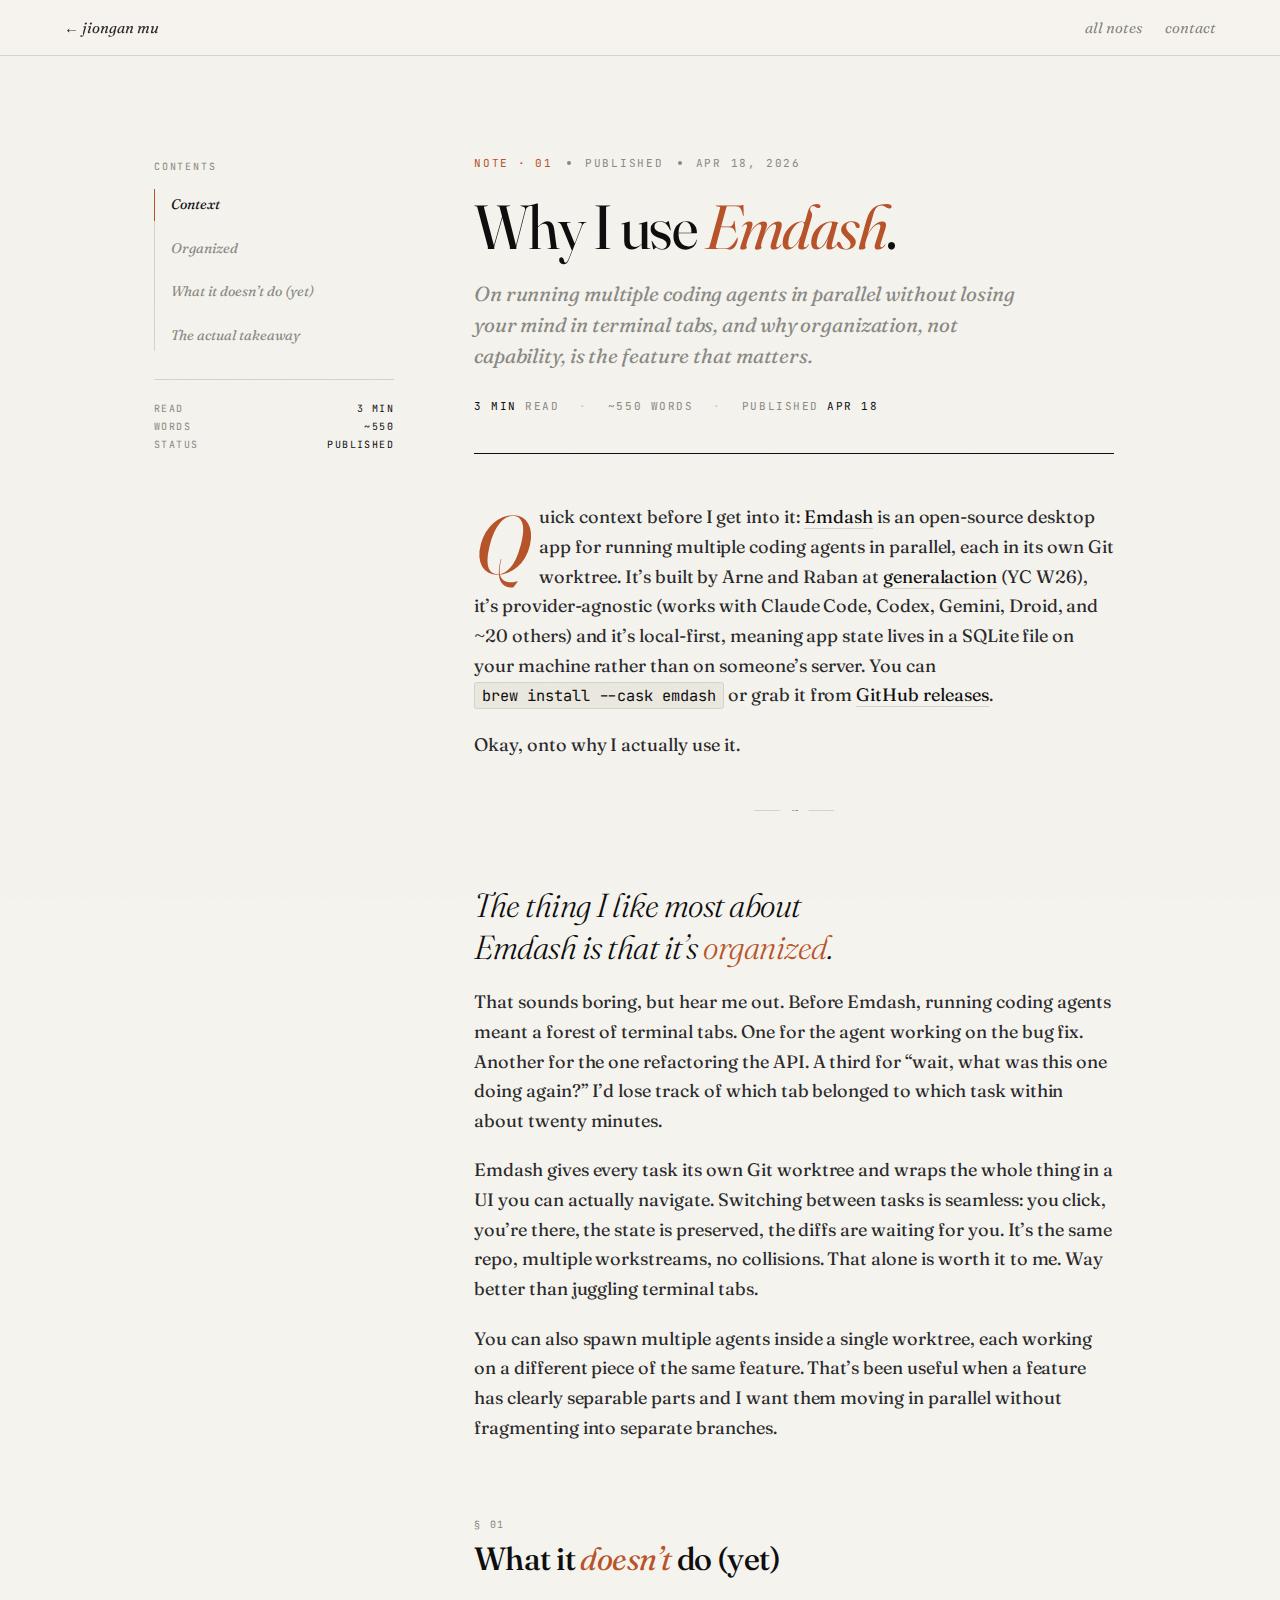
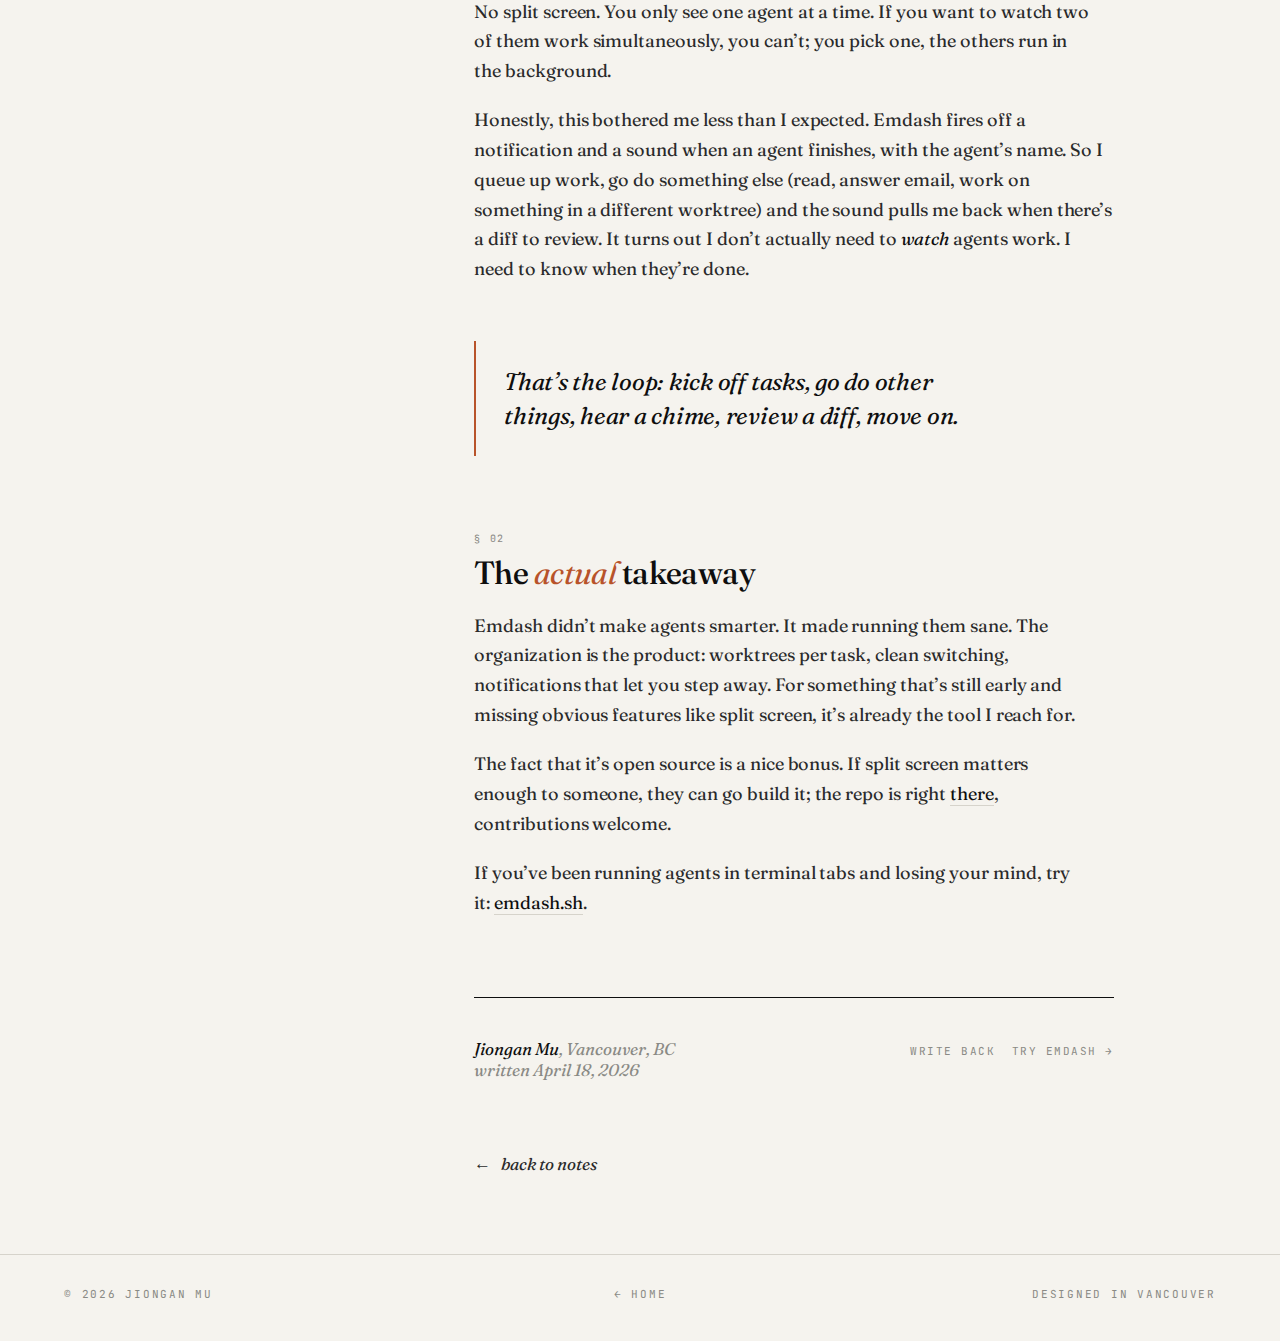
<file: notes/emdash.html>
<!DOCTYPE html>
<html lang="en">
<head>
<meta charset="UTF-8" />
<meta name="viewport" content="width=device-width, initial-scale=1.0" />
<title>Why I Use Emdash — Jiongan Mu</title>
<link rel="preconnect" href="https://fonts.googleapis.com">
<link rel="preconnect" href="https://fonts.gstatic.com" crossorigin>
<link rel="stylesheet" href="https://fonts.googleapis.com/css2?family=Fraunces:ital,opsz,wght@0,9..144,300;0,9..144,400;0,9..144,500;0,9..144,600;1,9..144,300;1,9..144,400;1,9..144,500&family=JetBrains+Mono:wght@300;400;500&display=swap">
<link rel="stylesheet" href="../site.css?v=16">
<style>
  /* =========================================================
     POST PAGE — medium note, narrow column, sticky ToC left
  ========================================================== */
  body { background: var(--bg); }

  /* top reading progress bar */
  .read-progress {
    position: fixed; top: 0; left: 0; right: 0; height: 2px; z-index: 60;
    background: transparent;
  }
  .read-progress span {
    display: block; height: 100%; width: 0%;
    background: var(--accent);
    transition: width 80ms linear;
  }

  /* top bar — minimal, matches index but always visible */
  .post-top {
    position: sticky; top: 0;
    padding: 18px var(--pad-x);
    display: grid; grid-template-columns: 1fr auto;
    align-items: center;
    background: color-mix(in srgb, var(--bg) 92%, transparent);
    backdrop-filter: blur(6px);
    z-index: 40;
    border-bottom: 1px solid var(--rule);
  }
  .post-top .back {
    font-family: var(--serif); font-style: italic;
    font-size: 15px; color: var(--ink-2);
  }
  .post-top .back:hover { color: var(--accent); }
  .post-top nav { display: flex; gap: 22px; }
  .post-top nav a {
    font-family: var(--serif); font-style: italic;
    font-size: 15px; color: var(--muted);
  }
  .post-top nav a:hover { color: var(--ink); }

  /* ========== layout: ToC left rail + narrow reading column ========== */
  .post-shell {
    display: grid;
    grid-template-columns: 240px minmax(0, 1fr);
    gap: 80px;
    max-width: 1100px;
    margin: 0 auto;
    padding: clamp(60px, 8vw, 100px) var(--pad-x) 0;
  }

  /* sticky ToC */
  .toc {
    position: sticky;
    top: 120px;
    align-self: start;
    padding-top: 4px;
  }
  .toc-label {
    font-family: var(--mono); font-size: 10px;
    text-transform: uppercase; letter-spacing: 0.18em;
    color: var(--muted);
    margin-bottom: 16px;
    display: block;
  }
  .toc ol {
    list-style: none; margin: 0; padding: 0;
    display: flex; flex-direction: column; gap: 12px;
    border-left: 1px solid var(--rule);
  }
  .toc a {
    display: block;
    padding: 6px 0 6px 16px;
    margin-left: -1px;
    border-left: 1px solid transparent;
    font-family: var(--serif); font-style: italic;
    font-size: 14px; line-height: 1.4;
    color: var(--muted);
    transition: color 180ms ease, border-color 180ms ease;
  }
  .toc a:hover { color: var(--ink); }
  .toc a.is-active {
    color: var(--ink);
    border-left-color: var(--accent);
  }
  .toc-foot {
    margin-top: 28px;
    padding-top: 20px;
    border-top: 1px solid var(--rule);
    font-family: var(--mono); font-size: 10px;
    text-transform: uppercase; letter-spacing: 0.14em;
    color: var(--muted);
    line-height: 1.8;
  }
  .toc-foot .row { display: flex; justify-content: space-between; gap: 10px; }
  .toc-foot strong { color: var(--ink); font-weight: 400; }

  /* ========== article column ========== */
  article.post {
    max-width: 640px;
    font-family: var(--serif);
    color: var(--ink-2);
    font-variation-settings: "opsz" 14;
  }

  .post-header {
    padding-bottom: 40px;
    margin-bottom: 48px;
    border-bottom: 1px solid var(--ink);
  }
  .post-kicker {
    display: flex; gap: 14px; align-items: center;
    font-family: var(--mono); font-size: 11px;
    text-transform: uppercase; letter-spacing: 0.16em;
    color: var(--muted);
    margin-bottom: 24px;
  }
  .post-kicker .dot { width: 4px; height: 4px; border-radius: 50%; background: var(--muted); }
  .post-kicker .tag { color: var(--accent); }

  .post-title {
    margin: 0 0 20px;
    font-family: var(--serif); font-weight: 400;
    font-size: clamp(40px, 5vw, 62px);
    line-height: 1.05;
    letter-spacing: -0.025em;
    color: var(--ink);
    font-variation-settings: "opsz" 96;
    text-wrap: balance;
  }
  .post-title em { font-style: italic; color: var(--accent); font-weight: 400; }

  .post-dek {
    margin: 0 0 28px;
    font-family: var(--serif); font-style: italic;
    font-size: clamp(18px, 1.6vw, 22px);
    line-height: 1.5;
    color: var(--muted);
    letter-spacing: -0.005em;
    max-width: 42ch;
    text-wrap: pretty;
  }

  .post-meta {
    display: flex; flex-wrap: wrap; gap: 20px;
    font-family: var(--mono); font-size: 11px;
    text-transform: uppercase; letter-spacing: 0.14em;
    color: var(--muted);
  }
  .post-meta strong { color: var(--ink); font-weight: 400; }
  .post-meta .sep { opacity: 0.4; }

  /* ========== prose ========== */
  .prose {
    font-size: 18px;
    line-height: 1.65;
    color: var(--ink-2);
    letter-spacing: -0.002em;
  }
  .prose > * + * { margin-top: 1.1em; }

  .prose h2 {
    margin-top: 2.4em;
    margin-bottom: 0.6em;
    font-family: var(--serif); font-weight: 500;
    font-size: clamp(26px, 2.6vw, 32px);
    line-height: 1.15;
    letter-spacing: -0.018em;
    color: var(--ink);
    font-variation-settings: "opsz" 60;
    scroll-margin-top: 110px;
    text-wrap: balance;
  }
  .prose h2 em { font-style: italic; color: var(--accent); font-weight: 400; }
  .prose h2::before {
    content: "§ " attr(data-n);
    display: block;
    font-family: var(--mono); font-size: 10px;
    font-weight: 400;
    text-transform: uppercase; letter-spacing: 0.18em;
    color: var(--muted);
    margin-bottom: 10px;
  }

  .prose p { margin: 0; text-wrap: pretty; }
  .prose p + p { margin-top: 1.1em; }

  /* drop cap on first para */
  .prose > p:first-of-type::first-letter {
    float: left;
    font-family: var(--serif); font-weight: 400;
    font-size: 4.6em;
    line-height: 0.85;
    padding: 0.08em 0.1em 0 0;
    color: var(--accent);
    font-variation-settings: "opsz" 144;
    font-style: italic;
  }

  .prose a {
    color: var(--ink);
    text-decoration: none;
    border-bottom: 1px solid var(--rule);
    transition: border-color 200ms ease, color 200ms ease;
  }
  .prose a:hover { color: var(--accent); border-bottom-color: var(--accent); }

  .prose em { font-style: italic; color: var(--ink); }
  .prose strong { font-weight: 500; color: var(--ink); }

  /* inline code */
  .prose code {
    font-family: var(--mono); font-size: 0.85em;
    background: var(--bg-deep);
    padding: 2px 7px;
    border-radius: 3px;
    color: var(--ink);
    letter-spacing: 0;
    border: 1px solid var(--rule);
    white-space: nowrap;
  }

  /* opener after intro — large italic statement */
  .prose .opener {
    font-family: var(--serif);
    font-style: italic;
    font-weight: 300;
    font-size: clamp(26px, 2.6vw, 34px);
    line-height: 1.25;
    letter-spacing: -0.015em;
    color: var(--ink);
    font-variation-settings: "opsz" 72;
    margin-top: 2.2em;
    text-wrap: balance;
  }
  .prose .opener em { color: var(--accent); }

  /* pullquote — highlights a key line from the body */
  .prose .pull {
    margin: 2.4em 0;
    padding: 24px 0 24px 28px;
    border-left: 2px solid var(--accent);
    font-family: var(--serif);
    font-style: italic;
    font-weight: 400;
    font-size: clamp(20px, 2vw, 24px);
    line-height: 1.4;
    color: var(--ink);
    letter-spacing: -0.01em;
    text-wrap: balance;
  }
  .prose .pull em { color: var(--accent); font-style: italic; }

  /* horizontal rule */
  .prose hr {
    margin: 2.8em auto;
    width: 80px; border: none; height: 1px;
    background: var(--rule);
    position: relative;
  }
  .prose hr::after {
    content: "§";
    position: absolute;
    left: 50%; top: 50%;
    transform: translate(-50%, -50%);
    font-family: var(--serif); font-style: italic;
    color: var(--muted); font-size: 16px;
    background: var(--bg); padding: 0 10px;
  }

  /* footer within article */
  .post-foot {
    margin-top: 80px;
    padding: 40px 0 32px;
    border-top: 1px solid var(--ink);
    display: grid;
    grid-template-columns: 1fr auto;
    gap: 24px;
    align-items: baseline;
  }
  .post-foot .sign {
    font-family: var(--serif); font-style: italic;
    font-size: 17px; color: var(--muted);
  }
  .post-foot .sign strong { color: var(--ink); font-weight: 400; }
  .post-foot .share {
    display: flex; gap: 16px;
    font-family: var(--mono); font-size: 11px;
    text-transform: uppercase; letter-spacing: 0.14em;
  }
  .post-foot .share a { color: var(--muted); }
  .post-foot .share a:hover { color: var(--ink); }

  /* prev/next — back to notes */
  .post-nav {
    margin-top: 40px;
    padding-bottom: 80px;
  }
  .post-nav a {
    font-family: var(--serif); font-style: italic;
    font-size: 17px; color: var(--ink-2);
    display: inline-flex; align-items: center; gap: 10px;
    transition: gap 300ms cubic-bezier(.7,0,.2,1), color 200ms ease;
  }
  .post-nav a:hover { color: var(--accent); gap: 16px; }

  /* =========================================================
     responsive — ToC collapses below 1000px
  ========================================================= */
  @media (max-width: 1000px) {
    .post-shell { grid-template-columns: 1fr; gap: 0; max-width: 720px; }
    .toc {
      position: static; top: auto;
      padding: 24px 0 32px;
      margin-bottom: 32px;
      border-bottom: 1px solid var(--rule);
    }
    .toc ol {
      flex-direction: row; flex-wrap: wrap;
      border-left: none;
      gap: 6px 18px;
    }
    .toc a { padding: 2px 0; border-left: none; font-size: 13px; }
    .toc a.is-active { border-left: none; color: var(--accent); }
    .toc-foot { display: none; }
  }

  @media (max-width: 640px) {
    .post-title { font-size: clamp(32px, 8vw, 44px); }
    .prose { font-size: 17px; }
    .prose > p:first-of-type::first-letter { font-size: 3.6em; }
    .post-foot { grid-template-columns: 1fr; }
  }
</style>
</head>
<body>

<div class="grain" aria-hidden="true"></div>

<div class="read-progress"><span id="rp"></span></div>

<header class="post-top">
  <a href="../index.html" class="back"><em>&larr; jiongan mu</em></a>
  <nav>
    <a href="../index.html#notes"><em>all notes</em></a>
    <a href="../index.html#contact"><em>contact</em></a>
  </nav>
</header>

<main class="post-shell">

  <aside class="toc" id="toc">
    <span class="toc-label">contents</span>
    <ol>
      <li><a href="#context" class="is-active">Context</a></li>
      <li><a href="#organized">Organized</a></li>
      <li><a href="#missing">What it doesn&rsquo;t do (yet)</a></li>
      <li><a href="#takeaway">The actual takeaway</a></li>
    </ol>
    <div class="toc-foot">
      <div class="row"><span>read</span> <strong>3 min</strong></div>
      <div class="row"><span>words</span> <strong>~550</strong></div>
      <div class="row"><span>status</span> <strong>published</strong></div>
    </div>
  </aside>

  <article class="post">

    <header class="post-header">
      <div class="post-kicker">
        <span class="tag">Note &middot; 01</span>
        <span class="dot"></span>
        <span>Published</span>
        <span class="dot"></span>
        <span>Apr 18, 2026</span>
      </div>
      <h1 class="post-title">
        Why I use <em>Emdash</em>.
      </h1>
      <p class="post-dek">
        On running multiple coding agents in parallel without losing your mind in terminal tabs, and why organization, not capability, is the feature that matters.
      </p>
      <div class="post-meta">
        <span><strong>3 min</strong> read</span>
        <span class="sep">&middot;</span>
        <span>~550 words</span>
        <span class="sep">&middot;</span>
        <span>Published <strong>Apr 18</strong></span>
      </div>
    </header>

    <div class="prose">

      <p id="context">
        Quick context before I get into it: <a href="https://www.emdash.sh/" target="_blank" rel="noopener">Emdash</a> is an open-source desktop app for running multiple coding agents in parallel, each in its own Git worktree. It&rsquo;s built by Arne and Raban at <a href="https://github.com/generalaction/emdash" target="_blank" rel="noopener">generalaction</a> (YC&nbsp;W26), it&rsquo;s provider-agnostic (works with Claude Code, Codex, Gemini, Droid, and ~20 others) and it&rsquo;s local-first, meaning app state lives in a SQLite file on your machine rather than on someone&rsquo;s server. You can <code>brew install --cask emdash</code> or grab it from <a href="https://github.com/generalaction/emdash/releases" target="_blank" rel="noopener">GitHub releases</a>.
      </p>

      <p>Okay, onto why I actually use it.</p>

      <hr />

      <p class="opener" id="organized">
        The thing I like most about Emdash is that it&rsquo;s <em>organized</em>.
      </p>

      <p>That sounds boring, but hear me out. Before Emdash, running coding agents meant a forest of terminal tabs. One for the agent working on the bug fix. Another for the one refactoring the API. A third for &ldquo;wait, what was this one doing again?&rdquo; I&rsquo;d lose track of which tab belonged to which task within about twenty minutes.</p>

      <p>Emdash gives every task its own Git worktree and wraps the whole thing in a UI you can actually navigate. Switching between tasks is seamless: you click, you&rsquo;re there, the state is preserved, the diffs are waiting for you. It&rsquo;s the same repo, multiple workstreams, no collisions. That alone is worth it to me. Way better than juggling terminal tabs.</p>

      <p>You can also spawn multiple agents inside a single worktree, each working on a different piece of the same feature. That&rsquo;s been useful when a feature has clearly separable parts and I want them moving in parallel without fragmenting into separate branches.</p>

      <h2 id="missing" data-n="01">What it <em>doesn&rsquo;t</em> do (yet)</h2>

      <p>No split screen. You only see one agent at a time. If you want to watch two of them work simultaneously, you can&rsquo;t; you pick one, the others run in the background.</p>

      <p>Honestly, this bothered me less than I expected. Emdash fires off a notification and a sound when an agent finishes, with the agent&rsquo;s name. So I queue up work, go do something else (read, answer email, work on something in a different worktree) and the sound pulls me back when there&rsquo;s a diff to review. It turns out I don&rsquo;t actually need to <em>watch</em> agents work. I need to know when they&rsquo;re done.</p>

      <p class="pull">
        That&rsquo;s the loop: kick off tasks, go do other things, hear a chime, review a diff, move&nbsp;on.
      </p>

      <h2 id="takeaway" data-n="02">The <em>actual</em> takeaway</h2>

      <p>Emdash didn&rsquo;t make agents smarter. It made running them sane. The organization is the product: worktrees per task, clean switching, notifications that let you step away. For something that&rsquo;s still early and missing obvious features like split screen, it&rsquo;s already the tool I reach for.</p>

      <p>The fact that it&rsquo;s open source is a nice bonus. If split screen matters enough to someone, they can go build it; the repo is right <a href="https://github.com/generalaction/emdash" target="_blank" rel="noopener">there</a>, contributions welcome.</p>

      <p>If you&rsquo;ve been running agents in terminal tabs and losing your mind, try it: <a href="https://www.emdash.sh/" target="_blank" rel="noopener">emdash.sh</a>.</p>

    </div>

    <footer class="post-foot">
      <div class="sign">
        <strong>Jiongan Mu</strong>, Vancouver, BC<br/>
        written <em>April 18</em>, 2026
      </div>
      <div class="share">
        <a href="mailto:jiongan.mu@gmail.com?subject=Re: Why I use Emdash">Write back</a>
        <a href="https://www.emdash.sh/" target="_blank" rel="noopener">Try Emdash &rarr;</a>
      </div>
    </footer>

    <nav class="post-nav">
      <a href="../index.html#notes">&larr; <em>back to notes</em></a>
    </nav>

  </article>

</main>

<footer class="foot">
  <div class="mono tiny">&copy; 2026 jiongan mu</div>
  <div class="mono tiny"><a href="../index.html">&larr; home</a></div>
  <div class="mono tiny">designed in vancouver</div>
</footer>

<script>
(() => {
  // reading progress bar
  const bar = document.getElementById('rp');
  const article = document.querySelector('article.post');
  function updateProgress() {
    const rect = article.getBoundingClientRect();
    const start = rect.top + window.scrollY - 80;
    const end = rect.bottom + window.scrollY - window.innerHeight;
    const p = Math.max(0, Math.min(1, (window.scrollY - start) / Math.max(1, end - start)));
    bar.style.width = (p * 100).toFixed(1) + '%';
  }
  window.addEventListener('scroll', updateProgress, { passive: true });
  window.addEventListener('resize', updateProgress);
  updateProgress();

  // ToC active-link via IntersectionObserver
  const tocLinks = [...document.querySelectorAll('.toc a')];
  const sectionIds = tocLinks.map(a => a.getAttribute('href').slice(1));
  const sections = sectionIds.map(id => document.getElementById(id)).filter(Boolean);

  const setActive = (id) => {
    tocLinks.forEach(a => a.classList.toggle('is-active', a.getAttribute('href') === '#' + id));
  };

  const io = new IntersectionObserver((entries) => {
    const visible = entries
      .filter(e => e.isIntersecting)
      .sort((a, b) => a.boundingClientRect.top - b.boundingClientRect.top);
    if (visible[0]) setActive(visible[0].target.id);
  }, { rootMargin: '-20% 0px -70% 0px', threshold: 0 });

  sections.forEach(s => io.observe(s));

  // smooth scroll ToC clicks
  tocLinks.forEach(a => {
    a.addEventListener('click', (e) => {
      const id = a.getAttribute('href').slice(1);
      const el = document.getElementById(id);
      if (!el) return;
      e.preventDefault();
      const y = el.getBoundingClientRect().top + window.scrollY - 100;
      window.scrollTo({ top: y, behavior: 'smooth' });
      history.replaceState(null, '', '#' + id);
    });
  });
})();
</script>
</body>
</html>
</file>
<file: site.css>
/* =======================================================
   Jiongan Mu — editorial v3
   Rebuilt against design audit (12 findings)
======================================================= */

:root {
  --bg: #f5f3ee;
  --bg-deep: #ebe8e0;
  --ink: #0e0e0e;
  --ink-2: #2a2a2a;
  --muted: #8a8a85;
  --rule: #d6d3cb;
  --accent: #b8532a;           /* used ONLY for italic words, per audit §05 */
  --grain: 0.04;

  --serif: "Fraunces", Georgia, serif;
  --mono: "JetBrains Mono", ui-monospace, SFMono-Regular, Menlo, monospace;

  --pad-x: clamp(20px, 5vw, 80px);

  --ease-out-quint: cubic-bezier(0.22, 1, 0.36, 1);
  --ease-out-expo:  cubic-bezier(0.16, 1, 0.30, 1);
}
* { box-sizing: border-box; }
html, body {
  margin: 0; padding: 0;
  background: var(--bg); color: var(--ink);
  font-family: var(--serif); font-weight: 400;
  -webkit-font-smoothing: antialiased;
  overflow-x: hidden;
}
a { color: inherit; text-decoration: none; }
em { font-style: italic; }
img { max-width: 100%; display: block; }
::selection { background: var(--ink); color: var(--bg); }

.mono { font-family: var(--mono); font-weight: 400; letter-spacing: 0.02em; }
.tiny { font-size: 11px; text-transform: uppercase; letter-spacing: 0.16em; }
.small { font-size: 13px; line-height: 1.55; }
.label { color: var(--muted); }
.muted { color: var(--muted); }

/* italic Fraunces = designated accent voice */
.acc-italic { font-style: italic; color: var(--accent); }

/* grain */
.grain {
  position: fixed; inset: 0; pointer-events: none; z-index: 2;
  opacity: var(--grain); mix-blend-mode: multiply;
  background-image: url("data:image/svg+xml;utf8,<svg xmlns='http://www.w3.org/2000/svg' width='200' height='200'><filter id='n'><feTurbulence type='fractalNoise' baseFrequency='0.9' numOctaves='2' stitchTiles='stitch'/></filter><rect width='100%' height='100%' filter='url(%23n)' opacity='0.6'/></svg>");
  background-size: 200px 200px;
}

/* =========================================================
   TOP META BAR — audit §11: less chrome, fade in after hero
========================================================= */
.top {
  position: fixed; top: 0; left: 0; right: 0; padding: 18px var(--pad-x);
  display: grid; grid-template-columns: 1fr auto;
  align-items: center;
  z-index: 40;
  transition: opacity 400ms ease, transform 400ms cubic-bezier(.7,0,.2,1);
  opacity: 0; transform: translateY(-8px); pointer-events: none;
}
.top.is-visible { opacity: 1; transform: none; pointer-events: auto; }
.top-left {
  justify-self: start;
  font-family: var(--serif); font-style: italic; font-weight: 400;
  font-size: 15px; color: var(--ink);
  letter-spacing: -0.005em;
}
.top-right { justify-self: end; display: flex; gap: 22px; }
.top-right a {
  font-family: var(--serif); font-style: italic; font-weight: 400;
  font-size: 15px; color: var(--ink-2);
  position: relative; padding-bottom: 2px;
}
.top-right a::after {
  content: ""; position: absolute; left: 0; right: 0; bottom: 0; height: 1px;
  background: currentColor; transform: scaleX(0); transform-origin: right;
  transition: transform 260ms cubic-bezier(.7,0,.2,1);
}
.top-right a:hover::after { transform: scaleX(1); transform-origin: left; }

/* progress */
.progress { position: fixed; top: 0; left: 0; right: 0; height: 2px; z-index: 41; background: transparent; }
.progress span { display: block; height: 100%; width: 0%; background: var(--ink); }

/* =========================================================
   HERO — audit §02: give the type some texture
   + §11: restrained top chrome already handled above
========================================================= */
.hero {
  position: relative;
  height: 100svh;
  overflow: hidden;
}
.hero-inner {
  position: relative;
  height: 100%; width: 100%;
  padding: 60px var(--pad-x) 0;
}

/* top-left location + availability — the "single texture" the hero was missing */
.hero-stamp {
  position: absolute;
  top: 72px; left: var(--pad-x);
  display: flex; flex-direction: column; gap: 6px;
  z-index: 5;
  max-width: 260px;
}
.hero-stamp .row {
  display: flex; align-items: center; gap: 10px;
  font-family: var(--mono); font-size: 11px;
  letter-spacing: 0.16em; text-transform: uppercase;
  color: var(--muted);
  white-space: nowrap;
}
.hero-stamp .row strong { color: var(--ink); font-weight: 400; }
.hero-stamp .dot {
  width: 6px; height: 6px; border-radius: 50%;
  background: #3a7a4a;
  box-shadow: 0 0 0 0 rgba(58,122,74,.6);
  animation: pulse 2.4s ease-in-out infinite;
}
.reduced .hero-stamp .dot { animation: none; }
@keyframes pulse {
  0%,100% { box-shadow: 0 0 0 0 rgba(58,122,74,.6); }
  50%     { box-shadow: 0 0 0 8px rgba(58,122,74,0); }
}

/* big type, centered */
.hero-type {
  position: absolute;
  top: 50%; left: 0; right: 0;
  transform: translateY(-50%);
  display: flex; justify-content: center;
  pointer-events: none;
  z-index: 2;
}
.mega {
  margin: 0;
  font-family: var(--serif);
  font-weight: 300;
  font-size: clamp(72px, 14vw, 200px);
  line-height: 0.86;
  letter-spacing: -0.045em;
  text-align: center;
  font-variation-settings: "opsz" 144;
}
.mega-row { display: block; }
.mega-row-2 { margin-top: -0.08em; }
.mega-word { display: inline-block; }
.mega-italic em { font-style: italic; color: var(--accent); font-weight: 300; }

/* single figurine in hero, deliberately scaled + positioned */
.hero-fig-solo {
  position: absolute;
  right: calc(var(--pad-x) - 40px);
  bottom: 14vh;
  width: clamp(180px, 22vw, 340px);
  z-index: 3;
  pointer-events: none;
}
.hero-fig-solo img {
  width: 100%; height: auto;
  filter: contrast(1.02) saturate(0.98);
}
.hero-fig-solo .tag {
  position: absolute;
  top: 4px; left: -4px;
  font-family: var(--mono); font-size: 10px;
  text-transform: uppercase; letter-spacing: 0.16em;
  color: var(--muted);
  background: var(--bg);
  padding: 2px 6px;
  border: 1px solid var(--rule);
}

/* bottom-left lede */
.hero-lede {
  position: absolute;
  bottom: 32px; left: var(--pad-x);
  max-width: 38ch;
  font-family: var(--serif);
  font-size: clamp(16px, 1.3vw, 20px);
  line-height: 1.45;
  color: var(--ink-2);
  margin: 0;
  z-index: 4;
}
.hero-lede-bold { font-weight: 600; color: var(--ink); }

/* bottom-right scroll hint */
.scroll-hint {
  position: absolute;
  bottom: 32px; right: var(--pad-x);
  text-align: right;
  display: inline-flex; flex-direction: column; align-items: flex-end; gap: 6px;
  color: var(--muted);
  z-index: 4;
}
.scroll-hint .mono { color: var(--muted); }
.scroll-arrow { font-family: var(--serif); font-size: 28px; color: var(--ink); animation: bob 2.2s ease-in-out infinite; }
.reduced .scroll-arrow { animation: none; }
@keyframes bob { 0%,100%{transform: translateY(0);} 50%{transform: translateY(6px);} }

/* =========================================================
   BAND — italic marquee
========================================================= */
.band {
  overflow: hidden;
  background: var(--ink);
  color: var(--bg);
  padding: 22px 0;
}
.band-track {
  display: flex; gap: 36px; white-space: nowrap; width: max-content;
  animation: band 42s linear infinite;
  font-family: var(--serif);
  font-style: italic;
  font-weight: 300;
  font-size: clamp(44px, 6vw, 92px);
  letter-spacing: -0.02em;
  line-height: 1;
}
.band-track .star { color: var(--bg); font-style: normal; font-size: 0.7em; align-self: center; opacity: 0.5; }
.reduced .band-track { animation: none; }
@keyframes band { from { transform: translateX(0); } to { transform: translateX(-50%); } }

/* =========================================================
   SECTION HEAD — audit §08: vertical spine, labels hug content
========================================================= */
.sec {
  position: relative;
  padding: clamp(60px, 7vw, 100px) var(--pad-x) clamp(50px, 6vw, 80px);
}
.sec + .sec { padding-top: clamp(30px, 4vw, 60px); }

.sec-spine {
  position: absolute;
  top: clamp(80px, 10vw, 140px);
  left: calc(var(--pad-x) - 2px);
  width: 1px; background: var(--ink);
  display: none;
}

/* new section head: § number in-flow, number big, label alongside */
.sec-head-new {
  display: grid;
  grid-template-columns: 1fr auto;
  align-items: baseline;
  margin-bottom: 28px;
  padding-bottom: 14px;
  border-bottom: 1px solid var(--ink);
  gap: 20px;
}
.sec-head-new .sec-num {
  font-family: var(--serif); font-weight: 300;
  font-size: clamp(22px, 2vw, 30px);
  letter-spacing: -0.01em; color: var(--ink);
  font-variation-settings: "opsz" 72;
}
.sec-head-new .sec-num em { font-style: italic; color: var(--accent); }
.sec-head-new .sec-label {
  font-family: var(--mono); font-size: 11px;
  text-transform: uppercase; letter-spacing: 0.18em;
  color: var(--muted);
}

/* =========================================================
   ABOUT — audit §03: narrow centered column, §07: drop mono prose
========================================================= */
.about { background: var(--bg); }
.about-wrap {
  max-width: 720px;
  margin: 0 auto;
}
.about-big {
  font-family: var(--serif);
  font-weight: 400;
  font-size: clamp(18px, 1.5vw, 22px);
  line-height: 1.55;
  letter-spacing: -0.005em;
  color: var(--muted);
  font-variation-settings: "opsz" 14;
}
.about-big p {
  margin: 0 0 0.6em;
  transition: color 600ms ease;
}
.about-big p em { font-style: italic; color: var(--muted); }
.about-big p.in-view { color: var(--ink-2); }
.about-big p.in-view em { color: var(--accent); }
.about-big p a {
  color: inherit;
  border-bottom: 1px solid var(--rule);
  transition: color 220ms ease, border-color 220ms ease;
}
.about-big p a:hover { color: var(--accent); border-bottom-color: var(--accent); }
.about-big p a em { color: inherit; }
.about-big p.in-view a em { color: var(--accent); }

/* =========================================================
   OFF-HOURS — audit §06: four figurines, §03: image break
========================================================= */
.offhours {
  background: var(--bg-deep);
  padding: clamp(80px, 10vw, 140px) 0 clamp(60px, 8vw, 100px);
  position: relative;
  overflow: hidden;
}
.offhours .sec-head-new {
  max-width: none;
  padding: 0 0 14px;
  margin: 0 var(--pad-x) 60px;
}
.offhours-grid {
  display: grid;
  grid-template-columns: repeat(4, 1fr);
  gap: 0;
  padding: 0 var(--pad-x);
  align-items: stretch;
  border-top: 1px solid var(--rule);
  border-bottom: 1px solid var(--rule);
}
.fig {
  position: relative;
  margin: 0;
  display: flex;
  flex-direction: column;
  padding: 32px 20px 24px;
  border-right: 1px solid var(--rule);
}
.fig:last-child { border-right: none; }
.fig .img-wrap {
  display: flex;
  justify-content: center;
  align-items: flex-end;
  height: 180px;
  margin-bottom: 16px;
}
.fig img {
  max-width: 100%;
  max-height: 100%;
  width: auto;
  height: auto;
  filter: contrast(1.02) saturate(0.98);
  object-fit: contain;
  object-position: bottom center;
}
.fig .cap {
  display: flex; flex-direction: column; gap: 3px;
  font-family: var(--mono); font-size: 10px;
  text-transform: uppercase; letter-spacing: 0.16em;
  color: var(--muted);
  padding-top: 14px;
  border-top: 1px solid var(--rule);
  margin-top: auto;
}
.fig .cap strong { color: var(--ink); font-weight: 400; letter-spacing: 0.18em; font-size: 11px; }
.offhours-gloss {
  padding: 60px var(--pad-x) 0;
  max-width: 640px;
  margin: 0 auto;
  font-family: var(--serif); font-style: italic;
  font-size: clamp(20px, 1.8vw, 26px);
  line-height: 1.45; color: var(--ink-2);
  text-align: center;
}
.offhours-gloss em { color: var(--accent); }

/* =========================================================
   EDUCATION — audit §03: wide full-bleed table (kept), §08: tighter
========================================================= */
.edu { background: var(--bg); }
.edu-list {
  list-style: none; margin: 0; padding: 0;
}
.edu-item {
  display: grid;
  grid-template-columns: 44px 200px 1fr auto;
  gap: 32px;
  align-items: center;
  padding: 36px 48px 36px 0;
  border-bottom: 1px solid var(--rule);
  transition: background 300ms ease, padding 400ms cubic-bezier(.7,0,.2,1);
}
.edu-item:last-child { border-bottom: 1px solid var(--ink); }
.edu-item:hover { padding-left: 20px; padding-right: 28px; background: var(--bg-deep); }
.edu-index { color: var(--muted); font-family: var(--mono); font-size: 11px; letter-spacing: 0.16em; text-transform: uppercase; }
.edu-when {
  color: var(--muted);
  font-family: var(--mono); font-size: 13px;
  display: flex; gap: 10px; align-items: center;
}
.edu-to { color: var(--ink); }
.edu-title {
  margin: 0 0 4px;
  font-family: var(--serif);
  font-size: clamp(28px, 3.2vw, 44px);
  font-weight: 400;
  letter-spacing: -0.02em;
  line-height: 1.05;
  font-variation-settings: "opsz" 72;
}
.edu-sub {
  font-family: var(--serif);
  font-style: italic;
  font-weight: 400;
  font-size: clamp(14px, 1.05vw, 17px);
  line-height: 1.45;
  color: var(--muted);
  margin: 0;
}
.edu-tag {
  display: flex;
  flex-direction: column;
  align-items: flex-end;
  gap: 6px;
  text-align: right;
  font-family: var(--mono);
  font-size: 11px;
  letter-spacing: 0.14em;
  text-transform: uppercase;
  color: var(--muted);
}
.edu-loc { color: var(--ink); }
.edu-status {
  position: relative;
  padding-left: 14px;
}
.edu-status::before {
  content: "";
  position: absolute;
  left: 0;
  top: 50%;
  width: 6px;
  height: 6px;
  border-radius: 50%;
  background: var(--muted);
  transform: translateY(-50%);
}

/* =========================================================
   NOW — replaces the placeholder "journal" (audit §04)
========================================================= */
.now { background: var(--bg); }
.now-intro-row {
  display: grid; grid-template-columns: 1fr auto; align-items: end; gap: 40px;
  padding-bottom: 40px;
}
.now-intro {
  font-family: var(--serif); font-style: italic;
  font-size: clamp(18px, 1.4vw, 22px);
  line-height: 1.5; color: var(--muted);
  max-width: 30ch; margin: 0;
}
.now-huge {
  margin: 0;
  font-family: var(--serif);
  font-size: clamp(70px, 11vw, 180px);
  font-weight: 300;
  line-height: 0.85;
  letter-spacing: -0.04em;
  font-variation-settings: "opsz" 144;
}
.now-huge em { font-style: italic; color: var(--accent); font-weight: 300; }

.now-list { list-style: none; margin: 0; padding: 0; border-top: 1px solid var(--ink); }
.now-row { border-bottom: 1px solid var(--rule); }
.now-row:last-child { border-bottom: 1px solid var(--ink); }
.now-entry {
  display: grid;
  grid-template-columns: 100px 1fr auto;
  gap: 32px;
  padding: 32px 0;
  align-items: baseline;
  color: inherit;
  text-decoration: none;
  position: relative;
  transition: padding-left 500ms var(--ease-out-quint),
              padding-right 500ms var(--ease-out-quint),
              background-color 500ms ease;
}
a.now-entry::before {
  content: "";
  position: absolute;
  left: 0; top: 0; bottom: 0;
  width: 2px;
  background: var(--accent);
  transform: scaleY(0);
  transform-origin: top center;
  transition: transform 700ms var(--ease-out-expo);
}
a.now-entry:hover {
  padding-left: 24px;
  padding-right: 16px;
  background: var(--bg-deep);
}
a.now-entry:hover::before { transform: scaleY(1); }
a.now-entry .now-title { transition: color 300ms ease; }
a.now-entry:hover .now-title { color: var(--accent); }
a.now-entry .now-status { transition: color 300ms ease; }
a.now-entry:hover .now-status { color: var(--ink); }
a.now-entry:hover .now-arrow { transform: translateX(10px); }
.now-date {
  font-family: var(--mono); font-size: 11px;
  text-transform: uppercase; letter-spacing: 0.16em;
  color: var(--muted);
}
.now-title {
  font-family: var(--serif);
  font-size: clamp(24px, 2.4vw, 36px);
  font-weight: 400;
  letter-spacing: -0.015em;
  line-height: 1.2;
  font-variation-settings: "opsz" 72;
  margin: 0 0 6px;
}
.now-title em { font-style: italic; color: var(--accent); }
.now-body {
  font-family: var(--serif);
  font-size: 15px; line-height: 1.55;
  color: var(--muted); margin: 0; max-width: 58ch;
}
.now-status {
  font-family: var(--mono); font-size: 10px;
  text-transform: uppercase; letter-spacing: 0.16em;
  color: var(--muted);
  align-self: center;
  display: inline-flex; align-items: baseline; gap: 10px;
  white-space: nowrap;
}
.now-status.active { color: var(--ink); }
.now-arrow {
  font-family: var(--serif); font-style: italic;
  font-size: 18px; line-height: 1;
  letter-spacing: 0;
  color: var(--accent);
  display: inline-block;
  transition: transform 500ms var(--ease-out-quint);
}

.now-footnote {
  margin: 32px 0 0;
  font-family: var(--serif); font-style: italic;
  color: var(--muted); font-size: 14px;
  max-width: 50ch;
}

/* =========================================================
   CONTACT — audit §03 dark ground, §09 asymmetric, §05 restraint
========================================================= */
.contact {
  background: var(--ink);
  color: var(--bg);
  padding: clamp(80px, 10vw, 140px) var(--pad-x);
  overflow: hidden;
}
.contact .sec-head-new {
  border-color: var(--bg);
  color: var(--bg);
}
.contact .sec-head-new .sec-num { color: var(--bg); }
.contact .sec-head-new .sec-num em { color: #d8a87f; }
.contact .sec-head-new .sec-label { color: #7a7a75; }

.contact-huge {
  margin: 40px 0 60px;
  font-family: var(--serif);
  font-weight: 300;
  font-size: clamp(80px, 13vw, 220px);
  line-height: 0.88;
  letter-spacing: -0.04em;
  font-variation-settings: "opsz" 144;
  color: var(--bg);
}
.contact-huge .line { display: block; }
.contact-huge em { font-style: italic; color: #d8a87f; font-weight: 300; }

.contact-email {
  display: flex; align-items: baseline; gap: 20px;
  padding: 28px 0;
  border-top: 1px solid rgba(245,243,238,0.2);
  border-bottom: 1px solid rgba(245,243,238,0.2);
  transition: padding 400ms cubic-bezier(.7,0,.2,1);
}
.contact-email:hover { padding-left: 20px; }
.contact-email .c-email {
  font-family: var(--serif);
  font-style: italic; font-weight: 300;
  font-size: clamp(32px, 5vw, 72px);
  letter-spacing: -0.02em;
  line-height: 1;
  color: var(--bg);
  font-variation-settings: "opsz" 144;
  flex: 1;
}
.contact-email .c-arrow {
  font-family: var(--serif); font-weight: 300;
  font-size: clamp(32px, 5vw, 72px);
  color: #d8a87f;
  transition: transform 400ms cubic-bezier(.7,0,.2,1);
}
.contact-email:hover .c-arrow { transform: translate(12px, -8px); }

.contact-secondary {
  display: grid; grid-template-columns: repeat(5, 1fr);
  gap: 0;
  margin-top: 0;
}
.contact-secondary > * {
  padding: 32px 24px 32px 0;
  border-bottom: 1px solid rgba(245,243,238,0.15);
  display: flex; flex-direction: column; gap: 6px;
  color: var(--bg);
  transition: color 300ms ease;
}
.contact-secondary a:hover { color: #d8a87f; }
.contact-secondary .c-label {
  font-family: var(--mono); font-size: 10px;
  text-transform: uppercase; letter-spacing: 0.18em;
  color: #7a7a75;
}
.contact-secondary .c-val {
  font-family: var(--serif);
  font-style: italic; font-weight: 400;
  font-size: clamp(18px, 1.6vw, 24px);
  letter-spacing: -0.01em;
}

/* =========================================================
   FOOT
========================================================= */
.foot {
  display: grid; grid-template-columns: 1fr auto 1fr;
  padding: 32px var(--pad-x) 40px; color: var(--muted);
  border-top: 1px solid var(--rule); align-items: center;
  background: var(--bg);
}
.foot > div:nth-child(1) { justify-self: start; }
.foot > div:nth-child(2) { justify-self: center; }
.foot > div:nth-child(3) { justify-self: end; }

/* =========================================================
   TWEAKS PANEL
========================================================= */
.tweaks {
  position: fixed; right: 20px; bottom: 20px; width: 280px;
  background: var(--bg); border: 1px solid var(--ink); z-index: 50;
  font-family: var(--mono); box-shadow: 0 10px 40px -20px rgba(0,0,0,.2);
}
.tweaks[hidden] { display: none; }
.tweaks-head { display: flex; align-items: center; justify-content: space-between; padding: 10px 14px; border-bottom: 1px solid var(--ink); }
.tweaks-close { background: none; border: none; cursor: pointer; font-size: 20px; color: var(--ink); line-height: 1; }
.tweaks-body { padding: 14px; display: flex; flex-direction: column; gap: 16px; }
.tweak { display: flex; flex-direction: column; gap: 8px; }
.tweak-label { font-family: var(--mono); font-size: 10px; text-transform: uppercase; letter-spacing: 0.16em; color: var(--muted); }
.swatches { display: flex; gap: 6px; }
.sw { width: 22px; height: 22px; border-radius: 50%; border: 1px solid var(--rule); background: var(--c); cursor: pointer; padding: 0; transition: transform 200ms ease; }
.sw:hover { transform: scale(1.15); }
.sw.is-active { outline: 1px solid var(--ink); outline-offset: 2px; }
.seg { display: flex; border: 1px solid var(--rule); border-radius: 2px; overflow: hidden; }
.seg button { flex: 1; background: var(--bg); border: none; padding: 6px 8px; font-family: var(--mono); font-size: 10px; text-transform: uppercase; letter-spacing: 0.1em; color: var(--ink); cursor: pointer; border-right: 1px solid var(--rule); }
.seg button:last-child { border-right: none; }
.seg button.is-active { background: var(--ink); color: var(--bg); }

/* =========================================================
   RESPONSIVE
========================================================= */
@media (max-width: 900px) {
  .top-right { gap: 14px; }
  .hero-stamp { top: 20px; }
  .hero-fig-solo { bottom: 22vh; width: 140px; right: 8%; }
  .mega { font-size: clamp(72px, 18vw, 140px); }

  .offhours-grid { grid-template-columns: repeat(2, 1fr); gap: 40px 24px; }
  .fig { min-height: 240px; }
  .fig .img-wrap { height: 180px; }

  .edu-item { grid-template-columns: 30px 1fr auto; gap: 12px; padding: 24px 0; }
  .edu-when { grid-column: 1 / -1; grid-row: 2; }
  .edu-what { grid-column: 1 / -1; grid-row: 3; }
  .edu-tag  { grid-column: 2; grid-row: 1; justify-self: end; }
  .edu-index { grid-column: 1; grid-row: 1; }

  .now-entry { grid-template-columns: 1fr; gap: 8px; }
  .now-date { order: -1; }
  .now-status { justify-self: start; }

  .contact-secondary { grid-template-columns: 1fr; }
  .contact-email { flex-direction: column; gap: 8px; }

  .foot { grid-template-columns: 1fr; gap: 8px; }
  .foot > div { justify-self: start !important; }
}

@media (prefers-reduced-motion: reduce) {
  .band-track, .scroll-arrow, .hero-stamp .dot { animation: none; }
}

/* =========================================================
   ANIMATION LAYER — hero choreography + scroll reveals
========================================================= */

/* Hero entrance — mask reveal + dramatic rise from below */
.hero-stamp,
.hero .mega-word,
.hero-lede,
.scroll-hint,
.hero-fig-solo {
  opacity: 0;
  will-change: transform, opacity, clip-path;
}
.hero-stamp     { transform: translateX(-40px); }
.hero-lede      { transform: translateX(-60px); }
.scroll-hint    { transform: translateX(60px); }
.hero .mega-word {
  transform: translateY(120px) rotate(-3deg);
  filter: blur(24px);
  display: inline-block;
}
.hero-fig-solo {
  transform: translateY(80px) scale(0.86) rotate(4deg);
  filter: blur(8px);
}

.is-loaded .hero-stamp   { animation: slide-in 1400ms var(--ease-out-quint) 300ms forwards; }
.is-loaded .hero .mega-row:not(.mega-row-2) .mega-word {
  animation: mega-reveal 1800ms var(--ease-out-expo) 550ms forwards;
}
.is-loaded .hero .mega-row-2 .mega-word {
  animation: mega-reveal 1800ms var(--ease-out-expo) 950ms forwards;
}
.is-loaded .hero-fig-solo { animation: fig-drop 1700ms var(--ease-out-quint) 1300ms forwards; }
.is-loaded .hero-lede     { animation: slide-in 1400ms var(--ease-out-quint) 1600ms forwards; }
.is-loaded .scroll-hint   { animation: slide-in 1300ms var(--ease-out-quint) 1900ms forwards; }

@keyframes slide-in   { to { opacity: 1; transform: none; } }
@keyframes fig-drop   { to { opacity: 1; transform: none; filter: none; } }
@keyframes mega-reveal {
  to {
    opacity: 1;
    transform: none;
    filter: none;
  }
}

/* Scroll-triggered reveals — bolder Y + scale, no clip so nothing gets stuck */
[data-reveal] {
  opacity: 0;
  transform: translateY(70px) scale(0.96);
  transition: opacity 1400ms var(--ease-out-expo),
              transform 1400ms var(--ease-out-expo);
  will-change: transform, opacity;
}
[data-reveal].in-view {
  opacity: 1;
  transform: none;
}

[data-reveal-stagger] > * {
  opacity: 0;
  transform: translateY(60px) scale(0.97);
  transition: opacity 1500ms var(--ease-out-expo),
              transform 1500ms var(--ease-out-expo);
}
[data-reveal-stagger].in-view > * {
  opacity: 1;
  transform: none;
}
[data-reveal-stagger].in-view > *:nth-child(1)  { transition-delay:    0ms; }
[data-reveal-stagger].in-view > *:nth-child(2)  { transition-delay:  180ms; }
[data-reveal-stagger].in-view > *:nth-child(3)  { transition-delay:  360ms; }
[data-reveal-stagger].in-view > *:nth-child(4)  { transition-delay:  540ms; }
[data-reveal-stagger].in-view > *:nth-child(5)  { transition-delay:  720ms; }
[data-reveal-stagger].in-view > *:nth-child(6)  { transition-delay:  900ms; }
[data-reveal-stagger].in-view > *:nth-child(7)  { transition-delay: 1080ms; }

/* Section-head line sweep — border scales from left */
.sec-head-new[data-reveal],
.contact .sec-head-new[data-reveal] { position: relative; }
.sec-head-new[data-reveal] {
  border-bottom-color: transparent !important;
  clip-path: none;
}
.sec-head-new[data-reveal]::after {
  content: "";
  position: absolute;
  left: 0; right: 0; bottom: 0;
  height: 1px;
  background: var(--ink);
  transform: scaleX(0);
  transform-origin: left center;
  transition: transform 1600ms var(--ease-out-expo) 200ms;
}
.contact .sec-head-new[data-reveal]::after { background: var(--bg); }
.sec-head-new[data-reveal].in-view::after { transform: scaleX(1); }

/* Off-hours figure hover — dramatic lift, rotate, shine */
.fig {
  transition: background 500ms ease;
  overflow: hidden;
}
.fig::before {
  content: "";
  position: absolute;
  inset: 0;
  background: linear-gradient(180deg, transparent 0%, rgba(184,83,42,0.06) 100%);
  opacity: 0;
  transition: opacity 700ms ease;
  pointer-events: none;
}
.fig .img-wrap { overflow: visible; }
.fig img {
  transition: transform 1000ms var(--ease-out-expo),
              filter 900ms ease;
}
.fig:hover { background: rgba(14,14,14,0.03); }
.fig:hover::before { opacity: 1; }
.fig:hover img {
  transform: translateY(-16px) scale(1.1) rotate(-2deg);
  filter: contrast(1.1) saturate(1.12);
}
.fig .cap strong { transition: letter-spacing 900ms var(--ease-out-expo); }
.fig:hover .cap strong { letter-spacing: 0.32em; }

/* Contact email — big arrow sweep on hover */
.contact-email .c-arrow {
  display: inline-block;
  transition: transform 900ms var(--ease-out-expo);
}
.contact-email:hover .c-arrow { transform: translate(32px, -16px) rotate(-8deg); }
.contact-email .c-email { transition: letter-spacing 900ms var(--ease-out-expo); }
.contact-email:hover .c-email { letter-spacing: 0.01em; }

/* Edu item — accent border wipe on hover */
.edu-item { position: relative; }
.edu-item::before {
  content: "";
  position: absolute;
  left: 0; top: 0; bottom: 0;
  width: 3px;
  background: var(--accent);
  transform: scaleY(0);
  transform-origin: top center;
  transition: transform 700ms var(--ease-out-expo);
}
.edu-item:hover::before { transform: scaleY(1); }
.edu-title { transition: letter-spacing 900ms var(--ease-out-expo); }
.edu-item:hover .edu-title { letter-spacing: -0.01em; }

/* Reduced-motion shutoff */
.reduced .hero-stamp,
.reduced .hero .mega-word,
.reduced .hero-lede,
.reduced .scroll-hint,
.reduced .hero-fig-solo {
  opacity: 1; transform: none; filter: none; animation: none; clip-path: none;
}
.reduced [data-reveal],
.reduced [data-reveal-stagger] > * {
  opacity: 1; transform: none; transition: none; clip-path: none;
}
.reduced .sec-head-new[data-reveal] { border-bottom-color: var(--ink) !important; }
.reduced .contact .sec-head-new[data-reveal] { border-bottom-color: var(--bg) !important; }
.reduced .sec-head-new[data-reveal]::after { display: none; }
.reduced .fig img,
.reduced .fig .cap strong,
.reduced .contact-email .c-arrow,
.reduced .contact-email .c-email,
.reduced .edu-title {
  transition: none;
}
.reduced .fig:hover img { transform: none; filter: contrast(1.02) saturate(0.98); }
.reduced .fig:hover .cap strong { letter-spacing: 0.18em; }
.reduced .fig::before, .reduced .edu-item::before { display: none; }
.reduced .contact-email:hover .c-arrow { transform: none; }
.reduced .contact-email:hover .c-email { letter-spacing: normal; }

@media (prefers-reduced-motion: reduce) {
  .hero-stamp, .hero .mega-word, .hero-lede, .scroll-hint, .hero-fig-solo {
    opacity: 1; transform: none; filter: none; animation: none; clip-path: none;
  }
  [data-reveal], [data-reveal-stagger] > * {
    opacity: 1; transform: none; transition: none; clip-path: none;
  }
  .sec-head-new[data-reveal]::after { display: none; }
  .sec-head-new[data-reveal] { border-bottom-color: var(--ink) !important; }
  .contact .sec-head-new[data-reveal] { border-bottom-color: var(--bg) !important; }
}
</file>
<file: style.css>
/* Reset and base styles */
* {
    margin: 0;
    padding: 0;
    box-sizing: border-box;
}

@import url('https://fonts.googleapis.com/css2?family=Inter:wght@300;400;500;600;700&family=EB+Garamond:wght@400;500;600;700&display=swap');

/* CSS Variables for theming */
:root {
    --font-sans: 'Inter', -apple-system, BlinkMacSystemFont, 'Segoe UI', Roboto, Arial, sans-serif;
    --font-serif: 'EB Garamond', Georgia, 'Times New Roman', serif;
    --bg-color: #fefefe;
    --text-color: #333;
    --text-color-rgb: 51, 51, 51;
    --text-light: #666;
    --nav-bg: rgba(254, 254, 254, 0.95);
    --border-color: #e5e5e5;
    --hover-bg: #f5f5f5;
    --shadow-light: rgba(0, 0, 0, 0.1);
}

[data-theme="dark"] {
    --bg-color: #1a1a1a;
    --text-color: #e0e0e0;
    --text-color-rgb: 224, 224, 224;
    --text-light: #b0b0b0;
    --nav-bg: rgba(26, 26, 26, 0.95);
    --border-color: #333;
    --hover-bg: #2a2a2a;
    --shadow-light: rgba(255, 255, 255, 0.1);
}

body {
    font-family: var(--font-sans);
    line-height: 1.6;
    color: var(--text-color);
    background-color: var(--bg-color);
    transition: background-color 0.3s ease, color 0.3s ease;
    -webkit-font-smoothing: antialiased;
    -moz-osx-font-smoothing: grayscale;
    text-rendering: optimizeLegibility;
}

/* Container */
.container {
    max-width: 800px;
    margin: 0 auto;
    padding: 0 2rem;
}

/* Navigation */
.navbar {
    position: fixed;
    top: 0;
    width: 100%;
    background-color: var(--nav-bg);
    backdrop-filter: blur(10px);
    border-bottom: 1px solid var(--border-color);
    z-index: 1000;
    transition: background-color 0.3s ease, border-color 0.3s ease;
}

.nav-container {
    max-width: 1200px;
    margin: 0 auto;
    padding: 0 2rem;
    display: flex;
    justify-content: space-between;
    align-items: center;
    height: 70px;
}

.nav-logo a {
    font-family: var(--font-serif);
    font-size: 1.35rem;
    font-weight: 600;
    color: var(--text-color);
    text-decoration: none;
    transition: color 0.3s ease;
}

.nav-menu {
    display: flex;
    gap: 2rem;
}

/* Theme Toggle Switch */
.theme-switch-wrapper {
    display: flex;
    align-items: center;
}

.theme-switch {
    position: relative;
}

.theme-switch input[type="checkbox"] {
    display: none;
}

.switch-label {
    display: flex;
    align-items: center;
    justify-content: space-between;
    width: 60px;
    height: 30px;
    background: #000000;
    border-radius: 50px;
    position: relative;
    cursor: pointer;
    transition: background-color 0.3s ease;
    padding: 4px;
}

.switch-label .sun-icon,
.switch-label .moon-icon {
    position: absolute;
    z-index: 3;
    transition: opacity 0.3s ease;
    display: flex;
    align-items: center;
    justify-content: center;
    width: 20px;
    height: 20px;
}

.switch-label .sun-icon {
    opacity: 1;
    color: black;
    left: 5px;
    top: 50%;
    transform: translateY(-50%);
    pointer-events: none;
}

.switch-label .moon-icon {
    opacity: 0;
    color: white;
    right: 5px;
    top: 50%;
    transform: translateY(-50%);
    pointer-events: none;
}

.switch-label .sun-icon svg,
.switch-label .moon-icon svg {
    width: 12px;
    height: 12px;
}

.switch-button {
    position: absolute;
    top: 2px;
    left: 2px;
    width: 26px;
    height: 26px;
    background: white;
    border-radius: 50%;
    transition: transform 0.3s ease, background-color 0.3s ease;
    z-index: 2;
    box-shadow: 0 2px 4px rgba(0, 0, 0, 0.2);
}

.theme-switch input[type="checkbox"]:checked+.switch-label {
    background: white;
}

.theme-switch input[type="checkbox"]:checked+.switch-label .sun-icon {
    opacity: 0;
}

.theme-switch input[type="checkbox"]:checked+.switch-label .moon-icon {
    opacity: 1;
}

.theme-switch input[type="checkbox"]:checked+.switch-label .switch-button {
    transform: translateX(30px);
    background: black;
}

.nav-toggle {
    display: none;
    flex-direction: column;
    cursor: pointer;
}

.nav-toggle .bar {
    width: 25px;
    height: 3px;
    background-color: var(--text-color);
    margin: 3px 0;
    transition: 0.3s;
}

.nav-item a {
    color: var(--text-light);
    text-decoration: none;
    font-weight: 400;
    transition: color 0.3s ease;
    position: relative;
}

.nav-item a:hover {
    color: var(--text-color);
}

.nav-item a::after {
    content: '';
    position: absolute;
    width: 0;
    height: 1px;
    bottom: -5px;
    left: 0;
    background-color: var(--text-color);
    transition: width 0.3s ease;
}

.nav-item a:hover::after {
    width: 100%;
}

/* Animations */
@keyframes fadeInUp {
    from {
        opacity: 0;
        transform: translateY(30px);
    }

    to {
        opacity: 1;
        transform: translateY(0);
    }
}

@keyframes fadeInLeft {
    from {
        opacity: 0;
        transform: translateX(-30px);
    }

    to {
        opacity: 1;
        transform: translateX(0);
    }
}

@keyframes fadeInRight {
    from {
        opacity: 0;
        transform: translateX(30px);
    }

    to {
        opacity: 1;
        transform: translateX(0);
    }
}

@keyframes blink {

    0%,
    50% {
        opacity: 1;
    }

    51%,
    100% {
        opacity: 0;
    }
}

@keyframes slideInFromLeft {
    from {
        opacity: 0;
        transform: translateX(-50px);
    }

    to {
        opacity: 1;
        transform: translateX(0);
    }
}

@keyframes slideInFromRight {
    from {
        opacity: 0;
        transform: translateX(50px);
    }

    to {
        opacity: 1;
        transform: translateX(0);
    }
}

@keyframes scaleIn {
    from {
        opacity: 0;
        transform: scale(0.8);
    }

    to {
        opacity: 1;
        transform: scale(1);
    }
}

@keyframes bounceIn {
    0% {
        opacity: 0;
        transform: scale(0.3);
    }

    50% {
        opacity: 1;
        transform: scale(1.05);
    }

    70% {
        transform: scale(0.95);
    }

    100% {
        opacity: 1;
        transform: scale(1);
    }
}

.fade-in-up {
    animation: fadeInUp 0.8s ease-out forwards;
}

.fade-in-left {
    animation: fadeInLeft 0.8s ease-out forwards;
}

.fade-in-right {
    animation: fadeInRight 0.8s ease-out forwards;
}

.animate-on-scroll {
    opacity: 0;
    transform: translateY(30px);
    transition: all 0.6s ease-out;
}

.animate-on-scroll.animate {
    opacity: 1;
    transform: translateY(0);
}

.slide-in-left {
    opacity: 0;
    transform: translateX(-50px);
    transition: all 0.8s ease-out;
}

.slide-in-left.animate {
    opacity: 1;
    transform: translateX(0);
}

.slide-in-right {
    opacity: 0;
    transform: translateX(50px);
    transition: all 0.8s ease-out;
}

.slide-in-right.animate {
    opacity: 1;
    transform: translateX(0);
}

.scale-in {
    opacity: 0;
    transform: scale(0.8);
    transition: all 0.6s ease-out;
}

.scale-in.animate {
    opacity: 1;
    transform: scale(1);
}

.bounce-in {
    opacity: 0;
    transform: scale(0.3);
    transition: all 0.6s cubic-bezier(0.68, -0.55, 0.265, 1.55);
}

.bounce-in.animate {
    opacity: 1;
    transform: scale(1);
}

/* Hero Section */
.hero {
    height: 100vh;
    display: flex;
    align-items: center;
    justify-content: center;
    text-align: center;
    background-color: var(--bg-color);
    transition: background-color 0.3s ease;
    position: relative;
    overflow: hidden;
}

.hero-content {
    max-width: 600px;
    padding: 0 2rem;
}

.hero-name {
    font-family: var(--font-serif);
    font-size: clamp(3.25rem, 8vw, 5.25rem);
    font-weight: 600;
    color: var(--text-color);
    margin-bottom: 1rem;
    letter-spacing: -0.02em;
    opacity: 0;
    animation: fadeInUp 1s ease-out 0.2s forwards;
}

.hero-subtitle {
    font-size: 1.5rem;
    color: var(--text-light);
    margin-bottom: 0.5rem;
    font-weight: 400;
    opacity: 0;
    animation: fadeInUp 1s ease-out 0.6s forwards;
}

.hero-name::after {
    content: '|';
    color: var(--text-light);
    animation: blink 0.3s infinite;
    margin-left: 2px;
}

.typewriter-text::after {
    content: '|';
    color: var(--text-light);
    animation: blink 0.3s infinite;
    margin-left: 2px;
}

.hero-name-no-cursor {
    font-family: var(--font-serif);
    font-size: clamp(3.25rem, 8vw, 5.25rem);
    font-weight: 600;
    color: var(--text-color);
    margin-bottom: 1rem;
    letter-spacing: -0.02em;
    opacity: 1;
}




/* Alternative Animation Effects */
.fade-in-title {
    opacity: 0;
    transform: translateY(20px);
    transition: all 0.8s ease-out;
}

.fade-in-title.animate {
    opacity: 1;
    transform: translateY(0);
}

.reveal-text {
    opacity: 0;
    transform: translateY(30px);
    transition: all 0.6s ease-out;
}

.reveal-text.animate {
    opacity: 1;
    transform: translateY(0);
}

.slide-up-text {
    opacity: 0;
    transform: translateY(40px);
    transition: all 0.7s ease-out;
}

.slide-up-text.animate {
    opacity: 1;
    transform: translateY(0);
}

.float-in {
    opacity: 0;
    transform: translateY(30px) scale(0.95);
    transition: all 0.6s cubic-bezier(0.25, 0.46, 0.45, 0.94);
}

.float-in.animate {
    opacity: 1;
    transform: translateY(0) scale(1);
}

.hero-description {
    font-size: 1.1rem;
    color: var(--text-light);
    font-weight: 300;
    opacity: 0;
    animation: fadeInUp 1s ease-out 1s forwards;
}

.hero-location {
    font-size: 1rem;
    color: var(--text-light);
    font-weight: 300;
    margin-top: 1rem;
    opacity: 0;
    animation: fadeInUp 1s ease-out 1.4s forwards;
}

.hero-location i {
    color: var(--text-light);
    margin-right: 0.3rem;
    font-size: 0.9rem;
}

/* About Section */
.about {
    padding: 8rem 0;
    position: relative;
    background-color: var(--hover-bg);
    transition: background-color 0.3s ease;
    overflow: hidden;
}

/* Subtle background decoration for About section */
.about::before {
    content: '';
    position: absolute;
    top: 0;
    left: 0;
    width: 100%;
    height: 100%;
    background: radial-gradient(circle at 70% 30%, rgba(var(--text-color-rgb), 0.03) 0%, transparent 70%);
    pointer-events: none;
    z-index: 0;
}

.about h2 {
    font-family: var(--font-serif);
    font-size: 3rem;
    font-weight: 600;
    text-align: center;
    margin-bottom: 4rem;
    color: var(--text-color);
    position: relative;
    z-index: 1;
}

.about-content {
    max-width: 800px;
    margin: 0 auto;
    position: relative;
    z-index: 1;
}

.about-card {
    background: rgba(255, 255, 255, 0.7);
    backdrop-filter: blur(10px);
    -webkit-backdrop-filter: blur(10px);
    border-radius: 24px;
    padding: 3.5rem;
    box-shadow:
        0 4px 6px -1px rgba(0, 0, 0, 0.05),
        0 2px 4px -1px rgba(0, 0, 0, 0.03),
        0 0 0 1px rgba(0, 0, 0, 0.05);
    transition: transform 0.3s ease, box-shadow 0.3s ease, background-color 0.3s ease;
}

[data-theme="dark"] .about-card {
    background: rgba(30, 30, 30, 0.6);
    box-shadow:
        0 4px 6px -1px rgba(0, 0, 0, 0.3),
        0 2px 4px -1px rgba(0, 0, 0, 0.2),
        0 0 0 1px rgba(255, 255, 255, 0.1);
}

.about-card:hover {
    transform: translateY(-5px);
    box-shadow:
        0 20px 25px -5px rgba(0, 0, 0, 0.1),
        0 10px 10px -5px rgba(0, 0, 0, 0.04),
        0 0 0 1px rgba(0, 0, 0, 0.05);
}

[data-theme="dark"] .about-card:hover {
    box-shadow:
        0 20px 25px -5px rgba(0, 0, 0, 0.4),
        0 10px 10px -5px rgba(0, 0, 0, 0.3),
        0 0 0 1px rgba(255, 255, 255, 0.15);
}

.about-card p {
    font-family: var(--font-sans);
    font-size: 1.1rem;
    line-height: 1.8;
    color: var(--text-light);
    margin-bottom: 1.5rem;
    font-weight: 300;
}

.about-card p:last-child {
    margin-bottom: 0;
}



/* Education Section */
.education {
    padding: 6rem 0 3rem 0;
    background-color: var(--bg-color);
    transition: background-color 0.3s ease;
}

.education h2 {
    font-family: var(--font-serif);
    font-size: 2.5rem;
    font-weight: 600;
    text-align: center;
    margin-bottom: 4rem;
    color: var(--text-color);
}

.education-timeline {
    max-width: 750px;
    margin: 0 auto;
    position: relative;
    padding-left: 3rem;
}

/* Vertical timeline line */
.education-timeline::before {
    content: '';
    position: absolute;
    left: 1.125rem;
    top: 0.5rem;
    bottom: 0.5rem;
    width: 2px;
    background: linear-gradient(to bottom,
            var(--border-color) 0%,
            var(--text-light) 50%,
            var(--border-color) 100%);
}

.education-item {
    position: relative;
    margin-bottom: 3rem;
    padding-left: 0;
}

.education-item:last-child {
    margin-bottom: 0;
}

/* Timeline dot */
.timeline-dot {
    position: absolute;
    left: -2.375rem;
    top: 0.5rem;
    width: 1rem;
    height: 1rem;
    background-color: var(--bg-color);
    border: 3px solid var(--text-color);
    border-radius: 50%;
    z-index: 2;
    transition: all 0.3s ease;
}

.education-item:hover .timeline-dot {
    transform: scale(1.3);
    border-color: var(--text-color);
    box-shadow: 0 0 0 4px var(--border-color);
}

/* Pulsing animation for the first (most recent) dot */
.education-item:first-child .timeline-dot {
    animation: pulse 2s infinite;
}

@keyframes pulse {

    0%,
    100% {
        box-shadow: 0 0 0 0 var(--border-color);
    }

    50% {
        box-shadow: 0 0 0 6px var(--border-color);
    }
}

.education-content {
    background-color: var(--hover-bg);
    border: 1px solid var(--border-color);
    border-radius: 16px;
    padding: 2rem;
    transition: all 0.4s cubic-bezier(0.25, 0.46, 0.45, 0.94);
    box-shadow: 0 4px 12px var(--shadow-light);
    position: relative;
    overflow: hidden;
}

/* Accent line on the left */
.education-content::before {
    content: '';
    position: absolute;
    left: 0;
    top: 0;
    bottom: 0;
    width: 4px;
    background: linear-gradient(to bottom, var(--text-color), var(--text-light));
    opacity: 0;
    transition: opacity 0.3s ease;
}

.education-item:hover .education-content::before {
    opacity: 1;
}

.education-item:hover .education-content {
    transform: translateX(8px);
    box-shadow: 0 12px 32px var(--shadow-light);
    border-color: var(--text-color);
}

.education-header {
    display: flex;
    justify-content: space-between;
    align-items: flex-start;
    margin-bottom: 1rem;
    gap: 1.5rem;
}

.education-institution h3 {
    font-family: var(--font-serif);
    font-size: 1.6rem;
    font-weight: 600;
    color: var(--text-color);
    margin-bottom: 0.5rem;
    line-height: 1.3;
}

.education-degree {
    font-size: 1.1rem;
    color: var(--text-light);
    font-weight: 500;
    margin: 0;
    line-height: 1.5;
}

.education-date {
    font-size: 0.9rem;
    color: var(--text-color);
    font-weight: 500;
    white-space: nowrap;
    padding: 0.4rem 1rem;
    background: linear-gradient(135deg, var(--border-color), var(--hover-bg));
    border: 1px solid var(--border-color);
    border-radius: 25px;
    letter-spacing: 0.02em;
}

.education-description {
    color: var(--text-light);
    font-size: 1.05rem;
    line-height: 1.6;
    margin: 0;
    font-weight: 400;
}

/* Projects Section */
.projects {
    padding: 3rem 0 6rem 0;
    background-color: var(--bg-color);
    transition: background-color 0.3s ease;
}

.projects h2 {
    font-family: var(--font-serif);
    font-size: 2.5rem;
    font-weight: 600;
    text-align: center;
    margin-bottom: 3rem;
    color: var(--text-color);
}

.projects-grid {
    display: grid;
    grid-template-columns: repeat(auto-fit, minmax(320px, 1fr));
    gap: 2rem;
    max-width: 1200px;
    margin: 0 auto;
}

/* Background Animation */
.background-animation {
    position: fixed;
    top: 0;
    left: 0;
    width: 100%;
    height: 100%;
    z-index: -1;
    overflow: hidden;
    background: linear-gradient(125deg, var(--bg-color) 0%, var(--hover-bg) 100%);
    transition: background 0.3s ease;
}

.background-animation::before,
.background-animation::after {
    content: '';
    position: absolute;
    width: 60vmax;
    height: 60vmax;
    border-radius: 50%;
    background: radial-gradient(circle, rgba(200, 200, 200, 0.05) 0%, rgba(200, 200, 200, 0) 70%);
    animation: backgroundFloat 20s infinite alternate cubic-bezier(0.4, 0, 0.2, 1);
    top: 50%;
    left: 50%;
    transform: translate(-50%, -50%);
    pointer-events: none;
}

.background-animation::after {
    width: 40vmax;
    height: 40vmax;
    background: radial-gradient(circle, rgba(150, 150, 150, 0.05) 0%, rgba(150, 150, 150, 0) 70%);
    animation-duration: 15s;
    animation-direction: alternate-reverse;
}

[data-theme="dark"] .background-animation::before {
    background: radial-gradient(circle, rgba(100, 100, 100, 0.08) 0%, rgba(50, 50, 50, 0) 70%);
}

[data-theme="dark"] .background-animation::after {
    background: radial-gradient(circle, rgba(80, 80, 80, 0.08) 0%, rgba(40, 40, 40, 0) 70%);
}

@keyframes backgroundFloat {
    0% {
        transform: translate(-50%, -50%) translate(-10%, -10%);
    }

    100% {
        transform: translate(-50%, -50%) translate(10%, 10%);
    }
}

/* Staggered Animation Delays */
.delay-100 {
    animation-delay: 100ms;
    transition-delay: 100ms;
}

/* Figurine Styles */
.figurine {
    position: absolute;
    z-index: 10;
    pointer-events: none;
    filter: drop-shadow(0 10px 15px rgba(0, 0, 0, 0.3));
    transition: transform 0.3s ease;
}

/* Coding Figurine (Left, upper) */
.figurine-coding {
    width: 150px;
    height: auto;
    top: 15%;
    left: 12%;
    transform: rotate(-5deg);
}

/* Guitar Figurine (Right, upper) */
.figurine-guitar {
    width: 160px;
    height: auto;
    top: 10%;
    right: 12%;
    transform: rotate(8deg);
}

/* Piano Figurine (Left, lower) */
.figurine-piano {
    width: 170px;
    height: auto;
    bottom: 10%;
    left: 14%;
    transform: rotate(-3deg);
}

/* Gaming Figurine (Right, lower) */
.figurine-gaming {
    width: 150px;
    height: auto;
    bottom: 8%;
    right: 13%;
    transform: rotate(5deg);
}

/* Floating Animation */
@keyframes float {
    0% {
        transform: translateY(0px) rotate(0deg);
    }

    50% {
        transform: translateY(-8px) rotate(2deg);
    }

    100% {
        transform: translateY(0px) rotate(0deg);
    }
}

.float-animation {
    animation: float 6s ease-in-out infinite;
}

.float-animation-delayed {
    animation: float 6s ease-in-out infinite;
    animation-delay: 3s;
}

/* Mobile Adjustments for Figurines */
@media (max-width: 768px) {
    .figurine {
        width: 80px !important;
    }

    .figurine-coding {
        top: 12%;
        left: 5%;
    }

    .figurine-guitar {
        top: 10%;
        right: 5%;
    }

    .figurine-piano {
        bottom: 5%;
        left: 8%;
    }

    .figurine-gaming {
        bottom: 4%;
        right: 5%;
    }
}

.delay-200 {
    animation-delay: 200ms;
    transition-delay: 200ms;
}

.delay-300 {
    animation-delay: 300ms;
    transition-delay: 300ms;
}

.delay-400 {
    animation-delay: 400ms;
    transition-delay: 400ms;
}

.delay-500 {
    animation-delay: 500ms;
    transition-delay: 500ms;
}

/* Enhanced Project Card */
.project-card {
    background-color: var(--hover-bg);
    border: 1px solid var(--border-color);
    border-radius: 12px;
    padding: 2rem;
    transition: all 0.4s cubic-bezier(0.25, 0.46, 0.45, 0.94);
    box-shadow: 0 4px 6px var(--shadow-light);
    transform: translateY(0);
}

.project-card:hover {
    transform: translateY(-8px) scale(1.01);
    box-shadow: 0 15px 35px var(--shadow-light);
    border-color: var(--text-light);
}

.project-header {
    display: flex;
    justify-content: space-between;
    align-items: center;
    margin-bottom: 1rem;
}

.project-header h3 {
    font-family: var(--font-serif);
    font-size: 1.5rem;
    font-weight: 600;
    color: var(--text-color);
    margin: 0;
}

.project-links {
    display: flex;
    gap: 0.5rem;
}

.project-link {
    color: var(--text-light);
    font-size: 1.2rem;
    text-decoration: none;
    transition: color 0.3s ease;
    padding: 0.5rem;
    border-radius: 6px;
    display: flex;
    align-items: center;
    justify-content: center;
}

.project-link:hover {
    color: var(--text-color);
    background-color: var(--border-color);
}

.project-description {
    color: var(--text-light);
    font-size: 1.05rem;
    line-height: 1.75;
    margin-bottom: 1.5rem;
}

.project-tech {
    display: flex;
    flex-wrap: wrap;
    gap: 0.5rem;
}

.tech-tag {
    background-color: var(--border-color);
    color: var(--text-color);
    padding: 0.25rem 0.75rem;
    border-radius: 20px;
    font-size: 0.85rem;
    font-weight: 500;
    transition: all 0.3s ease;
    display: inline-block;
}

.tech-tag:hover {
    background-color: var(--text-color);
    color: var(--bg-color);
    transform: translateY(-2px);
}

/* Contact Section */
.contact {
    padding: 6rem 0;
    background-color: var(--hover-bg);
    text-align: center;
    transition: background-color 0.3s ease;
}

.contact h2 {
    font-family: var(--font-serif);
    font-size: 2.5rem;
    font-weight: 600;
    margin-bottom: 1rem;
    color: var(--text-color);
}

.contact p {
    font-size: 1.1rem;
    color: var(--text-light);
    margin-bottom: 2rem;
}

.contact-links {
    display: flex;
    justify-content: center;
    gap: 2rem;
    flex-wrap: wrap;
}

.contact-link {
    color: var(--text-color);
    text-decoration: none;
    font-weight: 500;
    padding: 0.8rem 1.5rem;
    border: 1px solid var(--border-color);
    border-radius: 30px;
    transition: all 0.3s ease;
    display: flex;
    align-items: center;
    gap: 0.5rem;
}

.contact-link:hover {
    background-color: var(--text-color);
    color: var(--bg-color);
    transform: translateY(-2px);
}

.contact-link i {
    font-size: 1.1rem;
}

/* Responsive Design */
@media (max-width: 768px) {
    .nav-container {
        padding: 0 1rem;
    }

    .nav-toggle {
        display: flex;
    }

    .nav-menu {
        position: fixed;
        left: -100%;
        top: 70px;
        flex-direction: column;
        background-color: var(--nav-bg);
        backdrop-filter: blur(10px);
        width: 100%;
        text-align: center;
        transition: 0.3s;
        box-shadow: 0 10px 27px var(--shadow-light);
        gap: 0;
    }

    .nav-menu.active {
        left: 0;
    }

    .nav-item {
        padding: 1rem 0;
        border-bottom: 1px solid var(--border-color);
    }

    .nav-item:last-child {
        border-bottom: none;
    }

    .nav-toggle.active .bar:nth-child(2) {
        opacity: 0;
    }

    .nav-toggle.active .bar:nth-child(1) {
        transform: translateY(8px) rotate(45deg);
    }

    .nav-toggle.active .bar:nth-child(3) {
        transform: translateY(-8px) rotate(-45deg);
    }

    .hero-name {
        font-size: 3rem;
    }

    .hero-subtitle {
        font-size: 1.3rem;
    }

    .about h2,
    .education h2,
    .projects h2,
    .contact h2 {
        font-size: 2rem;
    }

    .education-timeline {
        padding-left: 2rem;
    }

    .education-timeline::before {
        left: 0.625rem;
    }

    .timeline-dot {
        left: -1.375rem;
        width: 0.75rem;
        height: 0.75rem;
        border-width: 2px;
    }

    .education-content {
        padding: 1.5rem;
    }

    .education-header {
        flex-direction: column;
        gap: 0.75rem;
    }

    .education-date {
        align-self: flex-start;
        font-size: 0.85rem;
        padding: 0.3rem 0.8rem;
    }

    .education-institution h3 {
        font-size: 1.4rem;
    }

    .education-item:hover .education-content {
        transform: translateX(4px);
    }

    .container {
        padding: 0 1rem;
    }

    .contact-links {
        gap: 1rem;
    }

    .contact-link {
        padding: 0.6rem 1.2rem;
    }

    .theme-switch-wrapper {
        margin-left: 1rem;
    }

    .switch-label {
        width: 50px;
        height: 25px;
    }

    .switch-button {
        width: 21px;
        height: 21px;
    }

    .theme-switch input[type="checkbox"]:checked+.switch-label .switch-button {
        transform: translateX(25px);
    }

    .switch-label .sun-icon {
        left: 4px;
        width: 17px;
        height: 17px;
    }

    .switch-label .moon-icon {
        right: 4px;
        width: 17px;
        height: 17px;
    }

    .switch-label .sun-icon svg,
    .switch-label .moon-icon svg {
        width: 10px;
        height: 10px;
    }

    .switch-label {
        padding: 2px;
    }

    .switch-button {
        top: 2px;
        left: 2px;
    }
}

@media (max-width: 480px) {
    .nav-menu {
        gap: 1rem;
    }

    .nav-item a {
        font-size: 0.9rem;
    }

    .hero-name {
        font-size: 2.5rem;
    }

    .hero-subtitle {
        font-size: 1.1rem;
    }

    .hero-description {
        font-size: 1rem;
    }

    .about,
    .education,
    .projects,
    .contact {
        padding: 4rem 0;
    }

    .education-timeline {
        padding-left: 1.5rem;
    }

    .education-timeline::before {
        left: 0.5rem;
    }

    .timeline-dot {
        left: -1rem;
    }

    .education-content {
        padding: 1.25rem;
    }

    .education-institution h3 {
        font-size: 1.25rem;
    }

    .education-degree {
        font-size: 1rem;
    }

    .education-description {
        font-size: 0.95rem;
    }

    .project-card {
        padding: 1.5rem;
    }

    .projects-grid {
        padding: 0 1rem;
    }
}
</file>
